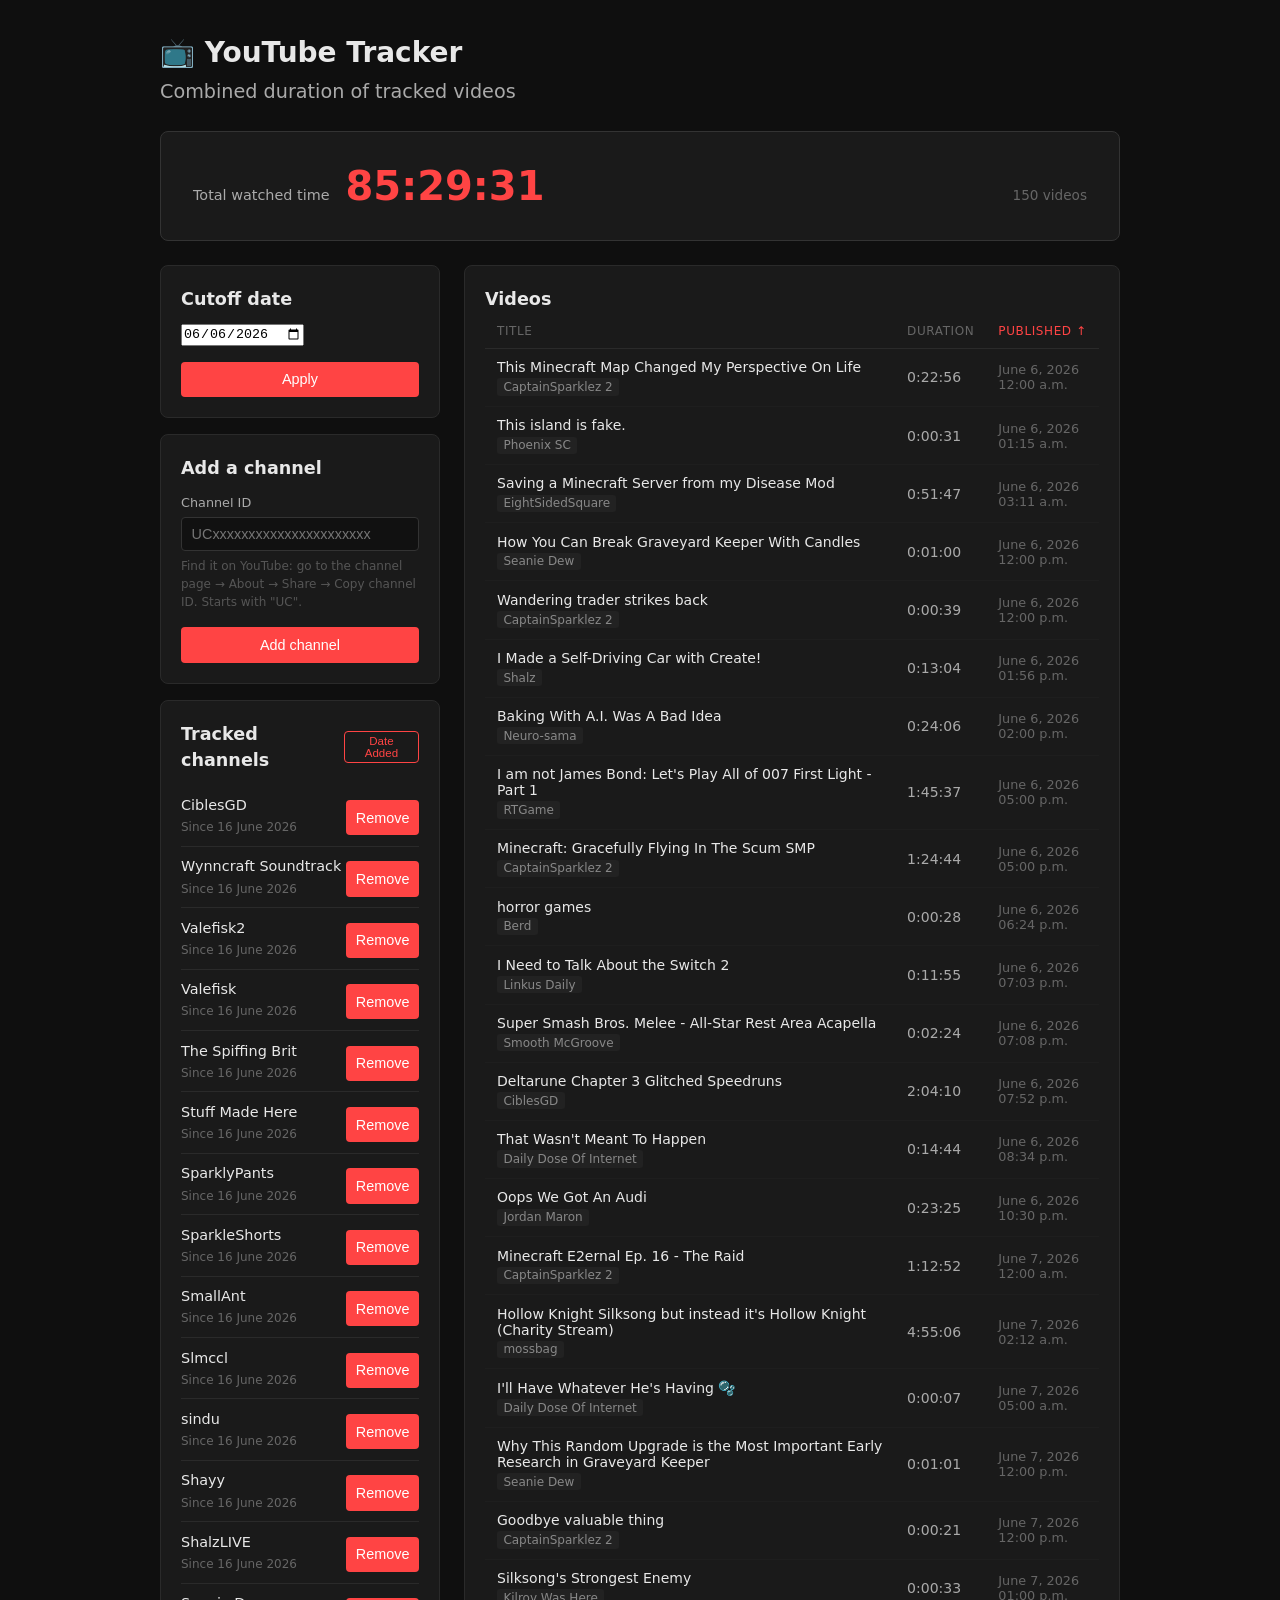
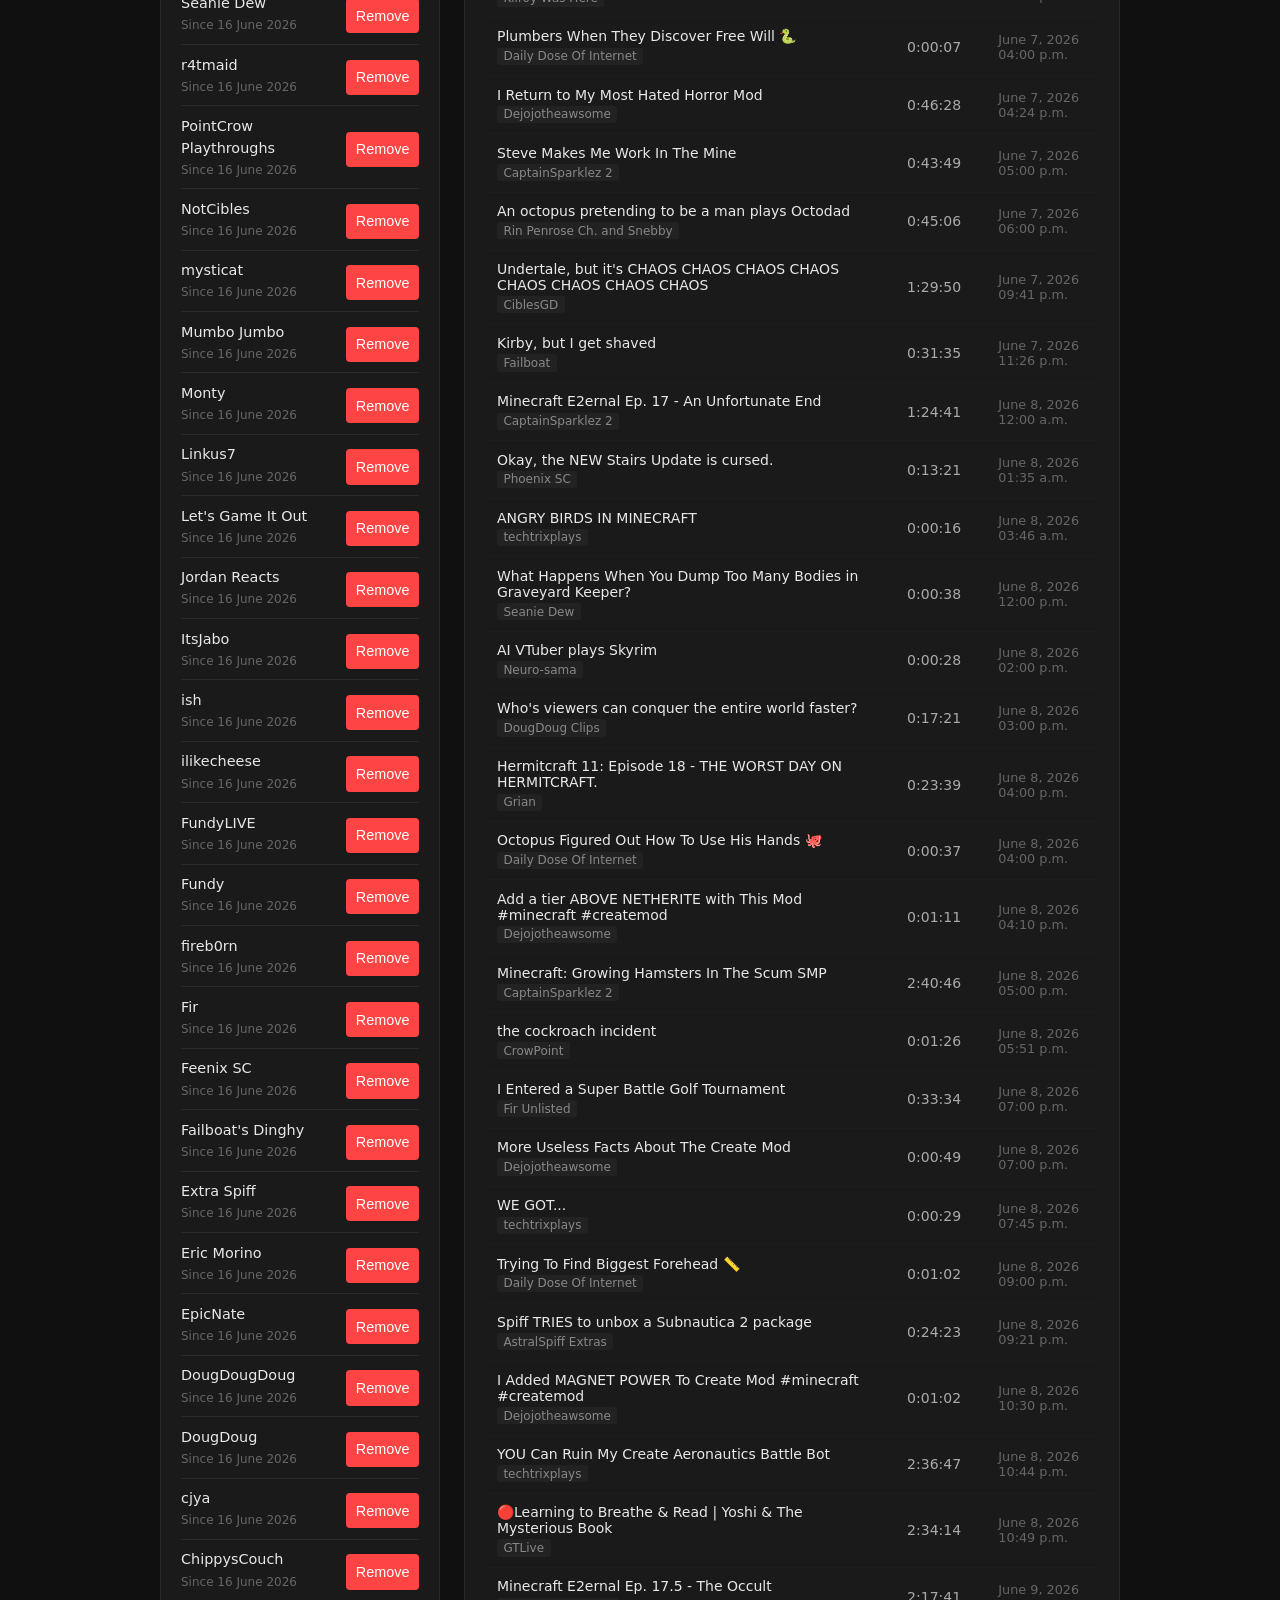
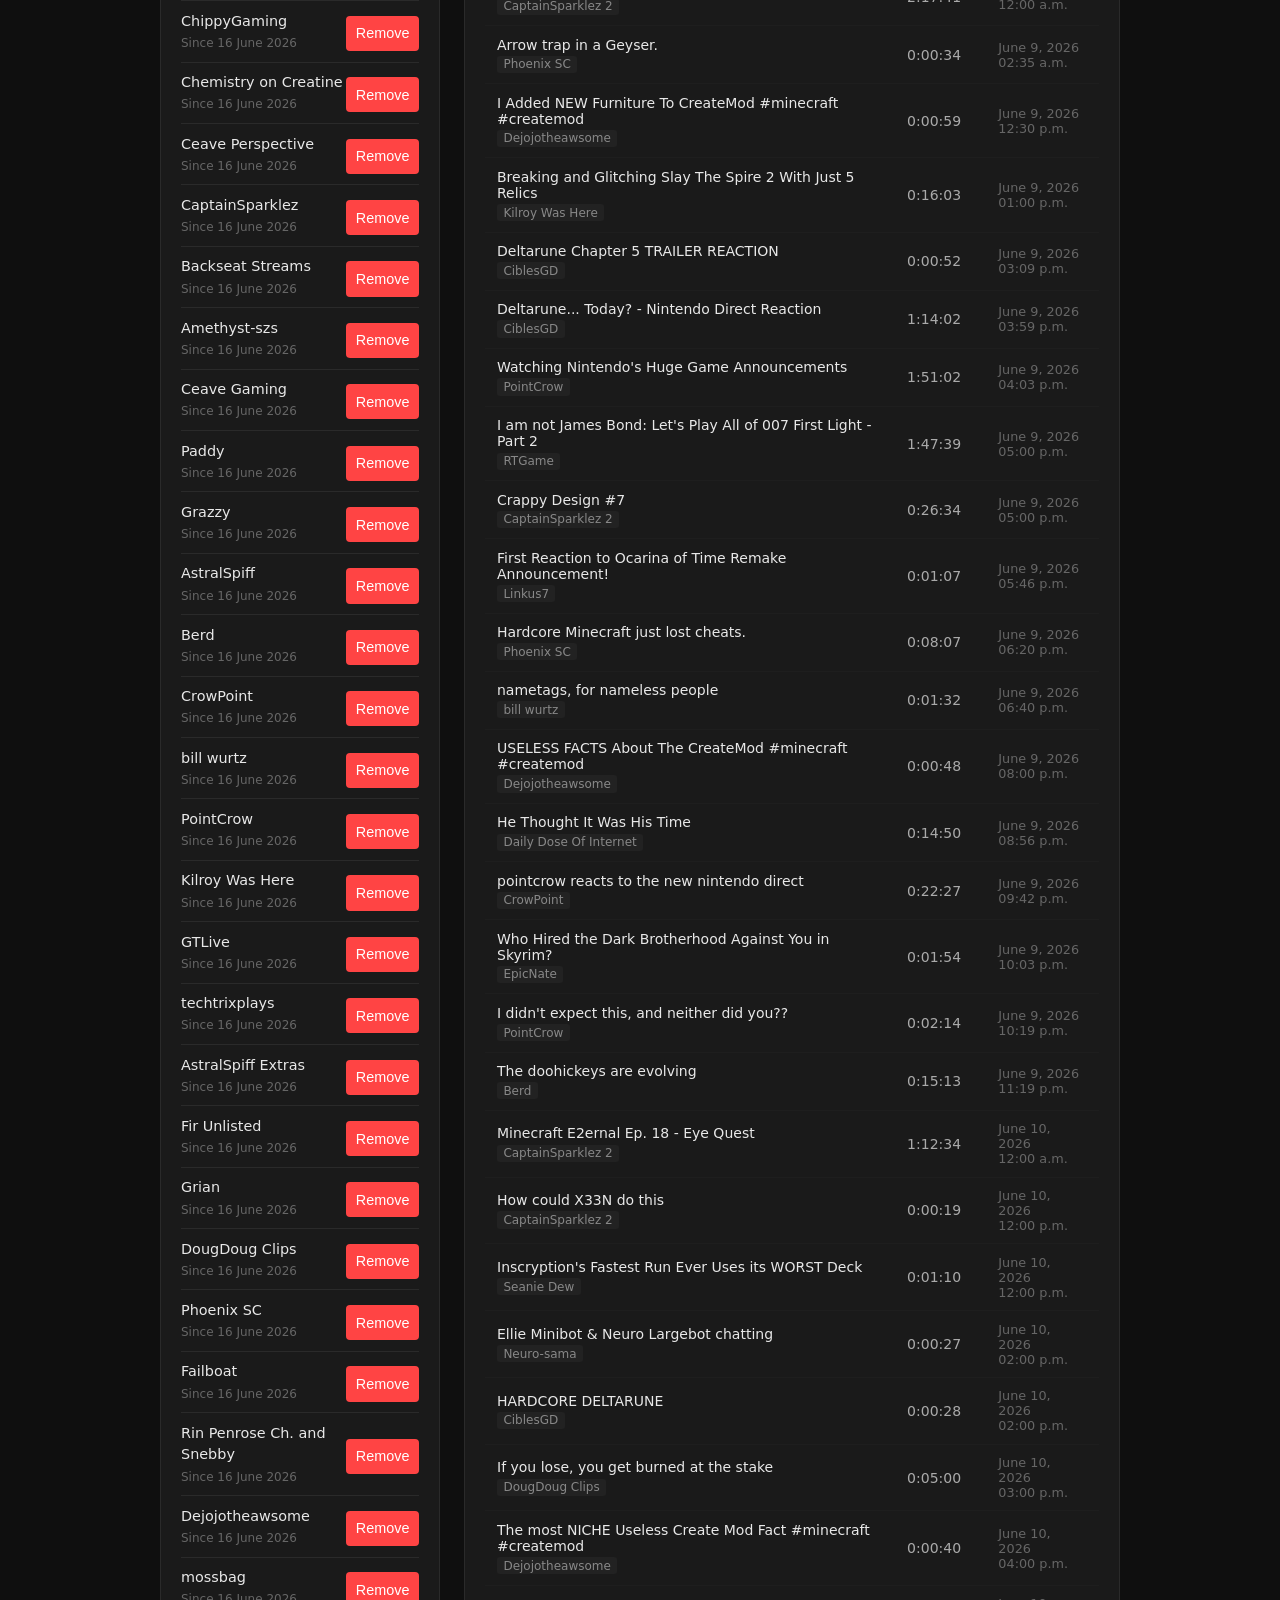
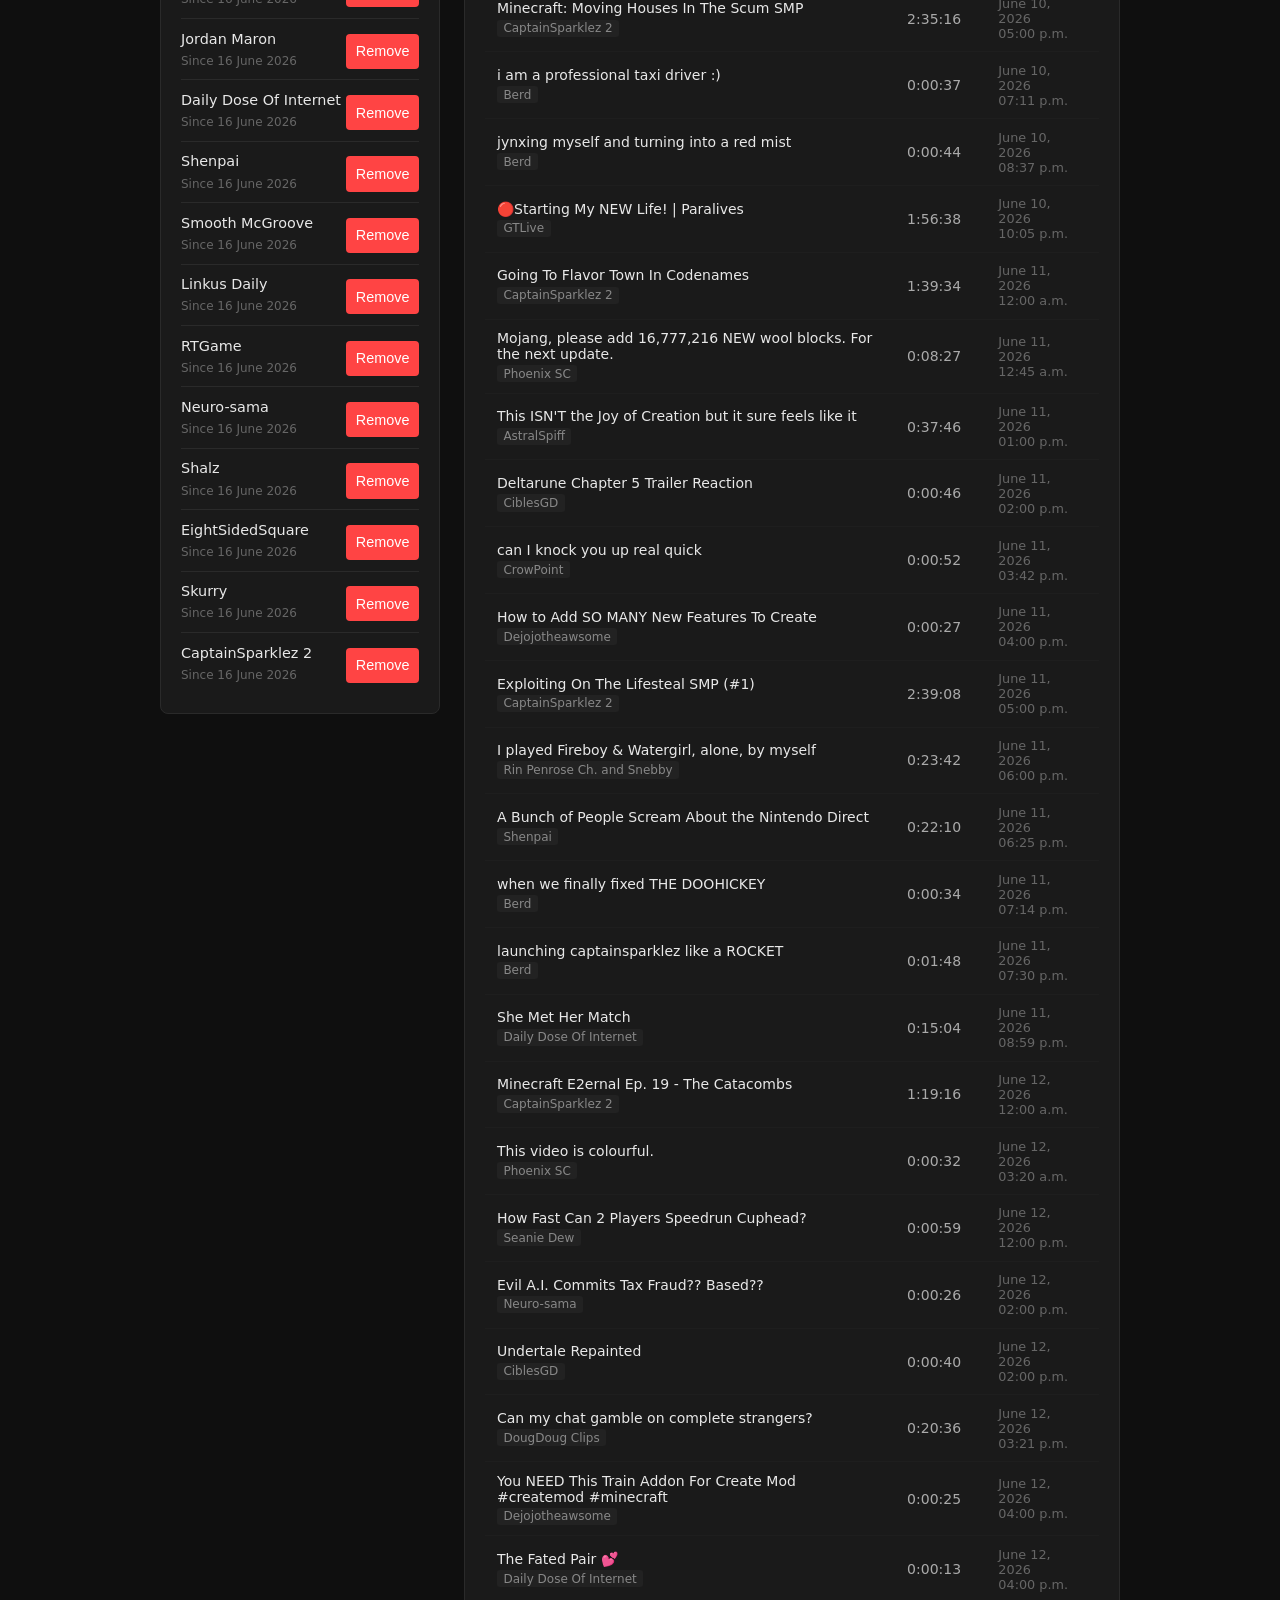
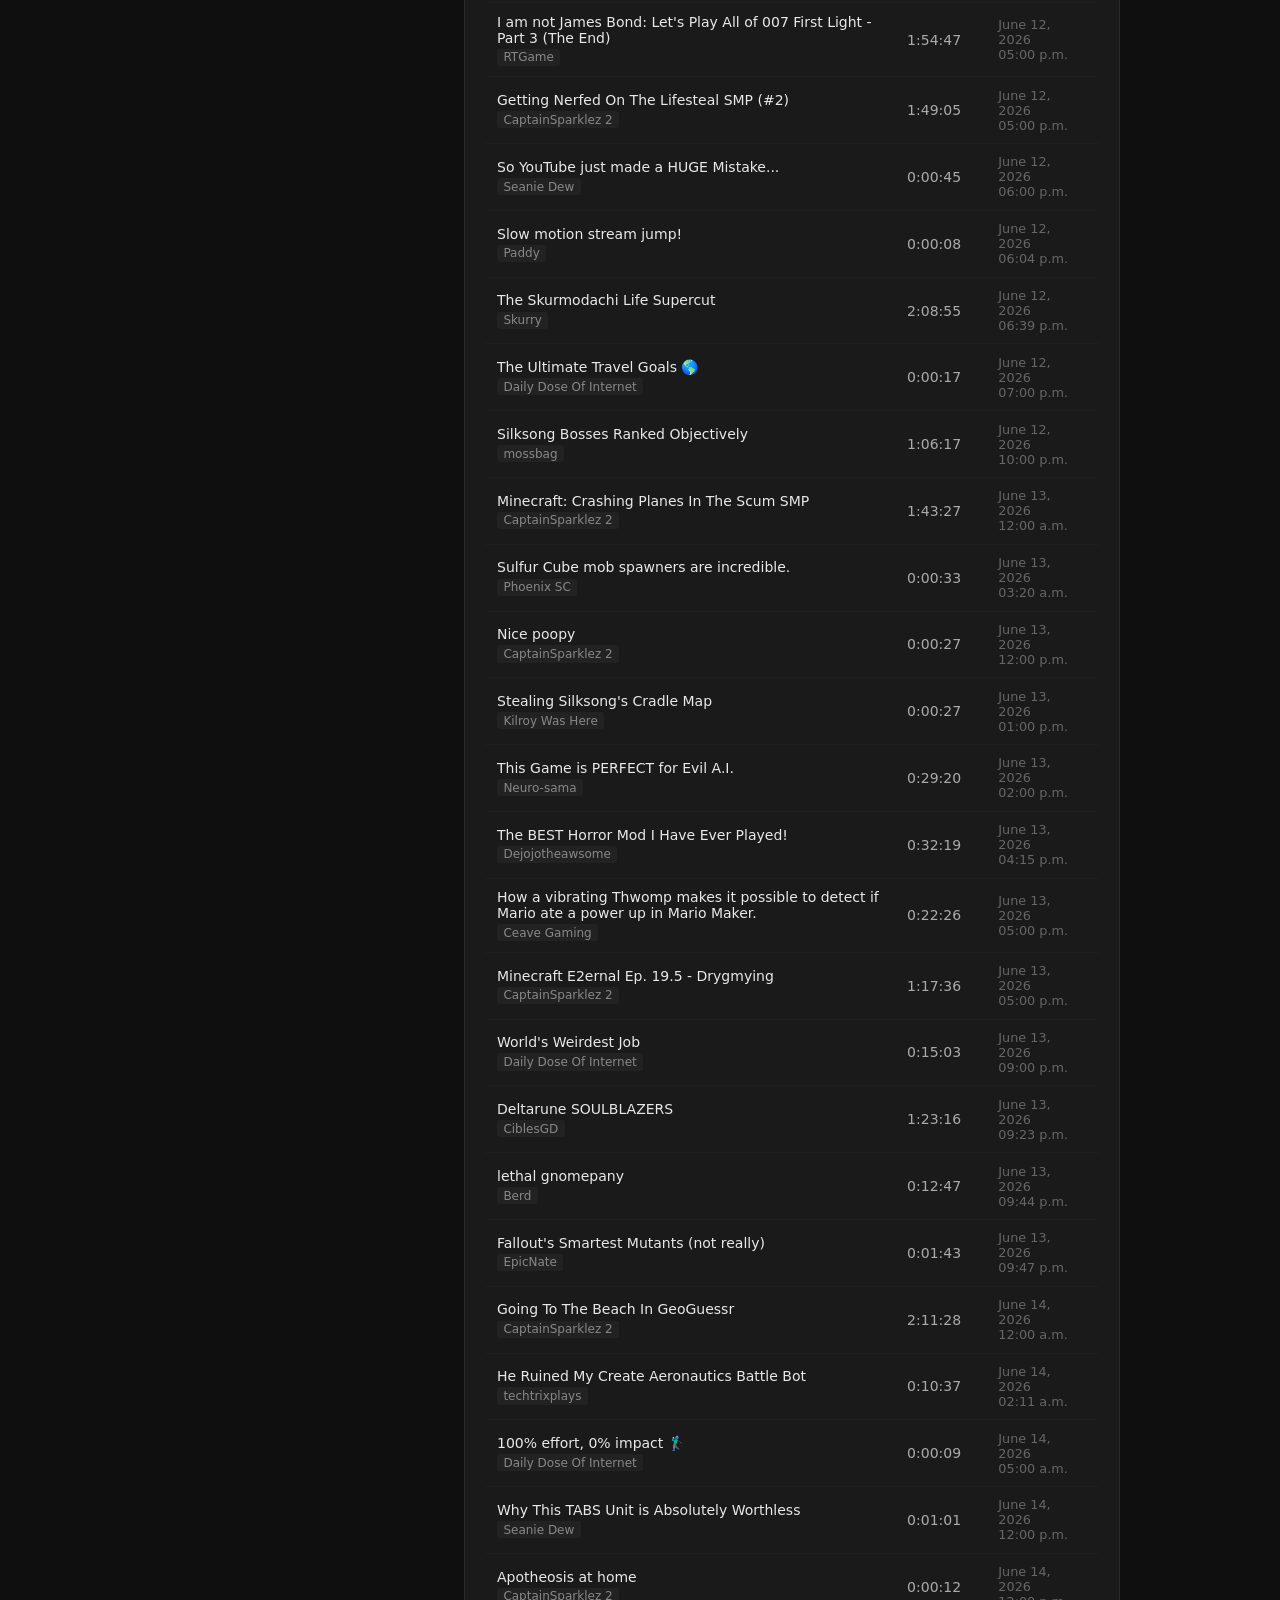
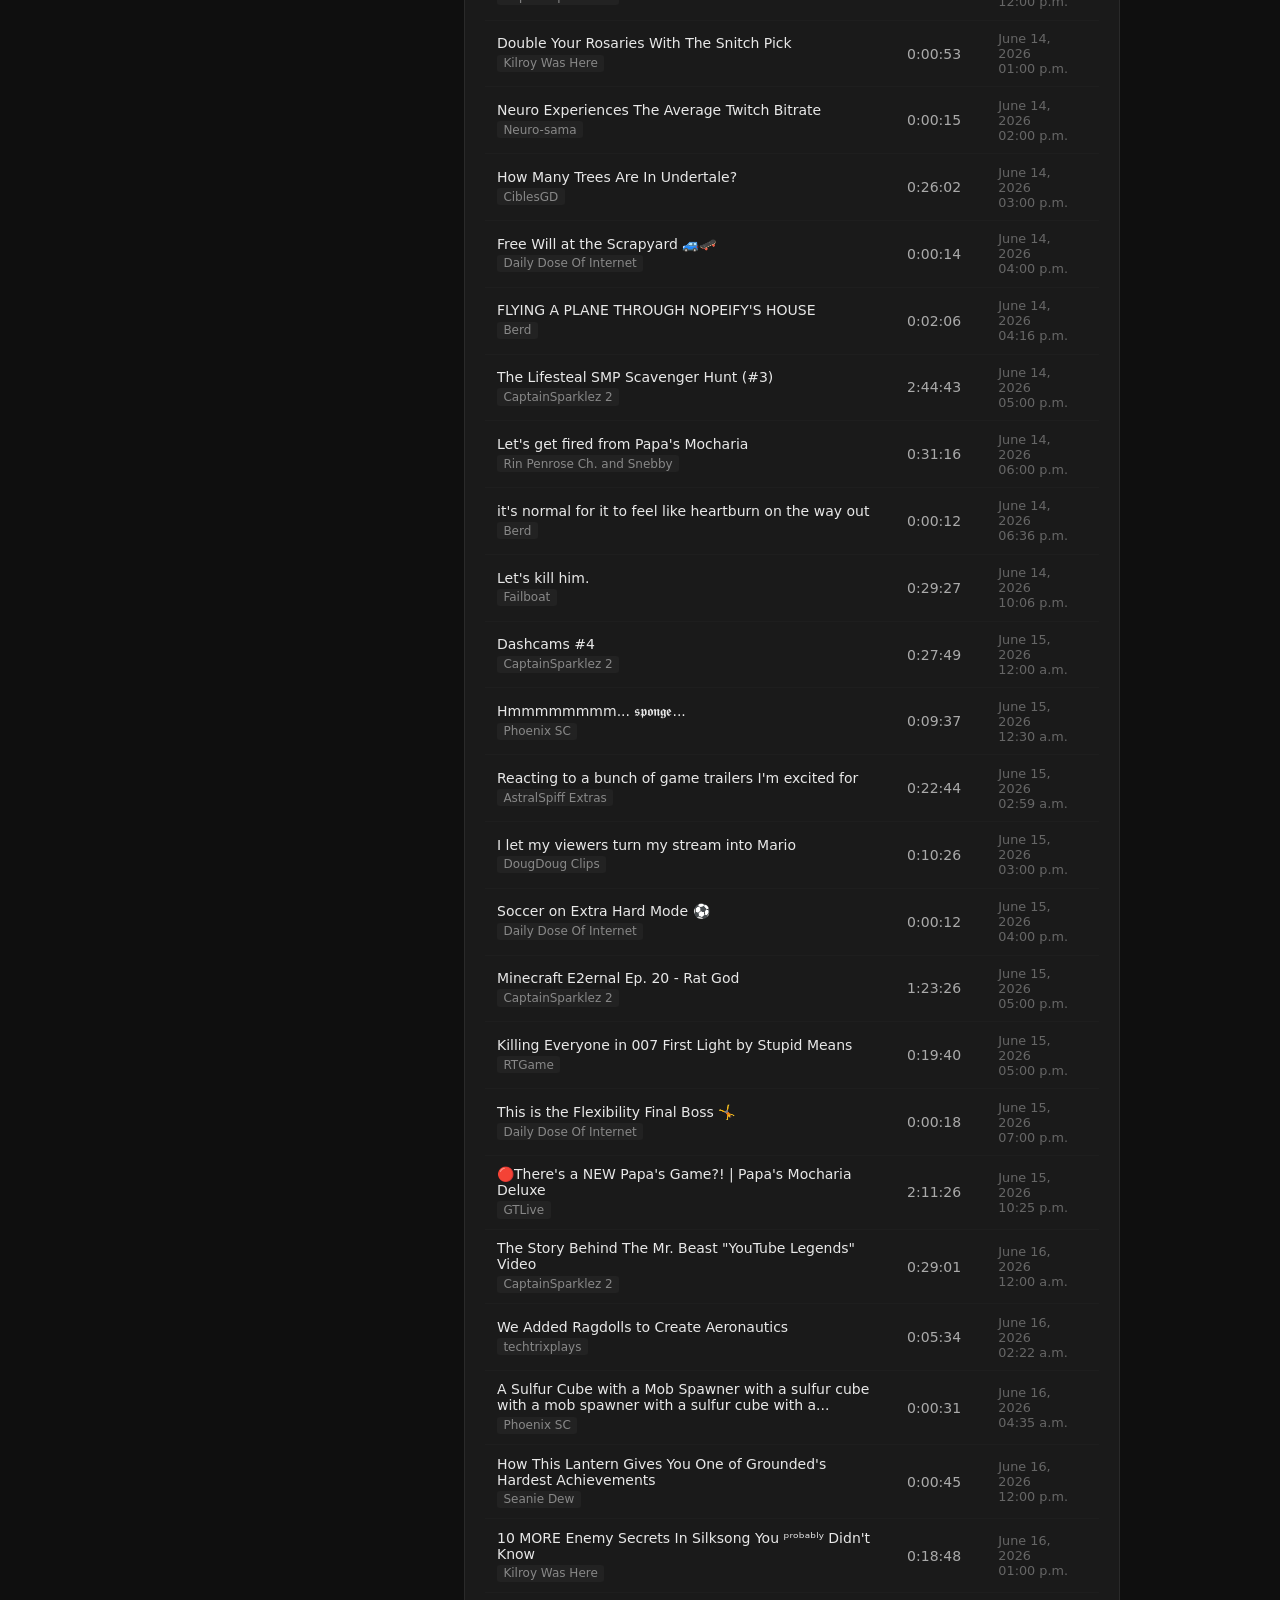
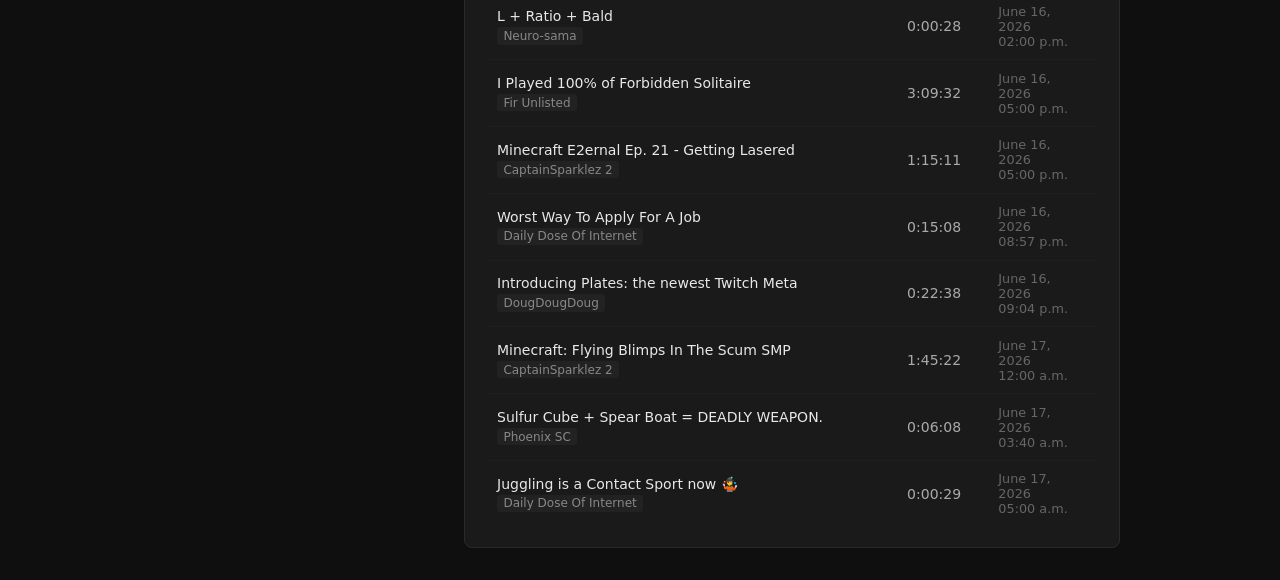
<file: index.html>
<html lang="en"><head>
  <meta charset="UTF-8">
  <meta name="viewport" content="width=device-width, initial-scale=1.0">
  <title>YouTube Tracker</title>
  <style>
    /* -----------------------------------------------------------------------
       Styles — keeping it simple and readable, no external dependencies
    ----------------------------------------------------------------------- */

    *, *::before, *::after { box-sizing: border-box; margin: 0; padding: 0; }

    body {
      font-family: system-ui, -apple-system, sans-serif;
      background: #0f0f0f;  /* YouTube-ish dark background */
      color: #e8e8e8;
      line-height: 1.5;
      padding: 2rem 1rem;
    }

    .container { max-width: 960px; margin: 0 auto; }

    h1 { font-size: 1.75rem; margin-bottom: 0.25rem; }
    h2 { font-size: 1.2rem; margin-bottom: 1rem; color: #aaa; font-weight: 400; }
    h3 { font-size: 1.1rem; margin-bottom: 0.75rem; }

    /* The big total duration display */
    .total-duration {
      background: #1a1a1a;
      border: 1px solid #333;
      border-radius: 8px;
      padding: 1.5rem 2rem;
      margin: 1.5rem 0;
      display: flex;
      align-items: baseline;
      gap: 1rem;
    }
    .total-duration .label { color: #aaa; font-size: 0.9rem; }
    .total-duration .value { font-size: 2.5rem; font-weight: 700; color: #ff4444; font-variant-numeric: tabular-nums; }
    .total-duration .count { color: #666; font-size: 0.85rem; margin-left: auto; }

    /* Two-column layout */
    .layout { display: grid; grid-template-columns: 280px 1fr; gap: 1.5rem; align-items: start; }
    @media (max-width: 680px) { .layout { display: flex; flex-direction: column; } .videos-panel { order: 1; } .sidebar { order: 2; } }

    /* Panels */
    .panel {
      background: #1a1a1a;
      border: 1px solid #2a2a2a;
      border-radius: 8px;
      padding: 1.25rem;
    }

    /* ---- Cutoff date panel ---- */
    .cutoff-panel {
      background: #1a1a1a;
      border: 1px solid #2a2a2a;
      border-radius: 8px;
      padding: 1rem 1.25rem;
      margin-bottom: 1rem;
      display: flex;
      align-items: center;
      gap: 0.75rem;
      flex-wrap: wrap;
    }
    .cutoff-panel label { font-size: 0.8rem; color: #aaa; white-space: nowrap; }
    .cutoff-panel input[type="date"] {
      background: #111;
      border: 1px solid #333;
      border-radius: 4px;
      color: #e8e8e8;
      padding: 0.4rem 0.6rem;
      font-size: 0.9rem;
      flex: 1;
      min-width: 140px;
    }
    .cutoff-panel input:focus { outline: none; border-color: #ff4444; }
    .cutoff-display {
      font-size: 0.8rem;
      color: #888;
      margin-left: auto;
      white-space: nowrap;
    }
    .cutoff-display span { color: #e8e8e8; }

    /* Add channel form */
    .form-group { margin-bottom: 0.75rem; }
    label { display: block; font-size: 0.8rem; color: #aaa; margin-bottom: 0.3rem; }
    input[type="text"] {
      width: 100%;
      background: #111;
      border: 1px solid #333;
      border-radius: 4px;
      color: #e8e8e8;
      padding: 0.5rem 0.6rem;
      font-size: 0.9rem;
    }
    input:focus { outline: none; border-color: #ff4444; }

    button[type="submit"] {
      width: 100%;
      background: #ff4444;
      color: white;
      border: none;
      border-radius: 4px;
      padding: 0.6rem;
      font-size: 0.9rem;
      cursor: pointer;
      margin-top: 0.25rem;
    }
    button[type="submit"]:hover { background: #e03333; }

    /* Channel list */
    .channel-list-header {
      display: flex;
      align-items: center;
      justify-content: space-between;
      margin-bottom: 0.75rem;
    }
    .channel-list-header h3 { margin-bottom: 0; }

    .sort-btn {
      background: none;
      border: 1px solid #333;
      color: #888;
      border-radius: 4px;
      padding: 0.2rem 0.5rem;
      font-size: 0.72rem;
      cursor: pointer;
      display: flex;
      align-items: center;
      gap: 0.3rem;
    }
    .sort-btn:hover { border-color: #555; color: #ccc; }
    .sort-btn.active { border-color: #ff4444; color: #ff4444; }

    .channel-item {
      display: flex;
      justify-content: space-between;
      align-items: center;
      padding: 0.6rem 0;
      border-bottom: 1px solid #2a2a2a;
      font-size: 0.9rem;
    }
    .channel-item:last-child { border-bottom: none; }
    .channel-name { font-weight: 500; }
    .channel-cutoff { font-size: 0.75rem; color: #666; margin-top: 0.1rem; }

    /* Remove button (inline form) */
    .remove-btn {
      background: none;
      border: 1px solid #444;
      color: #888;
      border-radius: 4px;
      padding: 0.2rem 0.5rem;
      font-size: 0.75rem;
      cursor: pointer;
      flex-shrink: 0;
    }
    .remove-btn:hover { border-color: #ff4444; color: #ff4444; }

    /* Video table */
    table { width: 100%; border-collapse: collapse; font-size: 0.875rem; }

    th {
      text-align: left;
      color: #666;
      font-weight: 500;
      font-size: 0.75rem;
      text-transform: uppercase;
      letter-spacing: 0.05em;
      padding: 0 0.75rem 0.6rem;
      border-bottom: 1px solid #2a2a2a;
      white-space: nowrap;
    }

    /* Sortable column headers */
    th.sortable {
      cursor: pointer;
      user-select: none;
    }
    th.sortable:hover { color: #aaa; }
    th.sort-asc  { color: #ff4444; }
    th.sort-desc { color: #ff4444; }
    th.sort-asc::after  { content: " ↑"; }
    th.sort-desc::after { content: " ↓"; }

    td { padding: 0.65rem 0.75rem; border-bottom: 1px solid #1e1e1e; vertical-align: middle; }
    tr:last-child td { border-bottom: none; }
    tr:hover td { background: #1f1f1f; }

    .video-title a { color: #e8e8e8; text-decoration: none; }
    .video-title a:hover { color: #ff4444; }
    .channel-tag {
      font-size: 0.75rem;
      color: #888;
      background: #222;
      border-radius: 3px;
      padding: 0.1rem 0.4rem;
      display: inline-block;
      margin-top: 0.2rem;
    }
    .duration { font-variant-numeric: tabular-nums; color: #aaa; white-space: nowrap; }
    .date-col { color: #666; white-space: normal; font-size: 0.8rem; }

    /* Empty states */
    .empty { color: #555; font-size: 0.875rem; padding: 1rem 0; text-align: center; }

    /* Help text */
    .help { font-size: 0.75rem; color: #555; margin-top: 0.4rem; }

    /* Confirmation dialog overlay */
    .overlay {
      display: none;
      position: fixed;
      inset: 0;
      background: rgba(0,0,0,0.7);
      z-index: 100;
      align-items: center;
      justify-content: center;
    }
    .overlay.visible { display: flex; }
    .dialog {
      background: #1e1e1e;
      border: 1px solid #333;
      border-radius: 10px;
      padding: 1.75rem 2rem;
      max-width: 420px;
      width: 90%;
    }
    .dialog h3 { margin-bottom: 0.75rem; }
    .dialog p  { color: #aaa; font-size: 0.9rem; margin-bottom: 1.25rem; line-height: 1.6; }
    .dialog-btns { display: flex; gap: 0.75rem; }
    .dialog-btns .btn { flex: 1; }
  </style>
</head>
<body>
<div class="container">

  <h1>📺 YouTube Tracker</h1>
  <h2>Combined duration of tracked videos</h2>

  <!-- =====================================================================
       Total duration banner
       format_duration() is the Python function we registered in app.py.
       Jinja calls it just like you would in Python: 
  ===================================================================== -->
  <div class="total-duration">
    <span class="label">Total watched time</span>
    <span class="value">85:29:31</span>
    <span class="count">150 videos</span>
  </div>

  <div class="layout">

    <!-- =================================================================
         Left column: channel management
    ================================================================= -->
    <div class="sidebar">

      <!-- Global cutoff -->
      <div class="panel" style="margin-bottom: 1rem;">
        <h3>Cutoff date</h3>
        <form id="cutoff_form" action="/settings/cutoff" method="post">
          <div class="form-row">
            <div class="form-group">
              <input type="date" name="cutoff_date" id="cutoff_input" value="2026-06-06">
            </div>
            <button type="submit" class="btn">Apply</button>
          </div>
        </form>
      </div>
      <!-- Add channel form -->
      <div class="panel" style="margin-bottom: 1rem;">
        <h3>Add a channel</h3>

        <!--
          action="/channels/add" and method="post" make this form submit to
          our /channels/add route in app.py. Flask's request.form will then
          contain "channel_id" and "cutoff_date".
        -->
        <form action="/channels/add" method="post" id="add_channel_form">
          <!-- Hidden field that JS fills in from the cutoff panel above -->
          <input type="hidden" name="cutoff_date" id="cutoff_hidden">
          <div class="form-group">
            <label for="channel_id">Channel ID</label>
            <input type="text" id="channel_id" name="channel_id" placeholder="UCxxxxxxxxxxxxxxxxxxxxxx" required="">
            <p class="help">
              Find it on YouTube: go to the channel page → About →
              Share → Copy channel ID. Starts with "UC".
            </p>
          </div>
          <button type="submit">Add channel</button>
        </form>
      </div>

      <!-- Channel list -->
      <div class="panel">
        <div class="channel-list-header">
          <h3>Tracked channels</h3>
          <!-- Sort toggle: clicking cycles between Name A→Z and Date Added -->
          <button class="sort-btn active" id="channel_sort_btn" onclick="toggleChannelSort()">
            <span id="channel_sort_label">Date Added</span>
          </button>
        </div>

        
        <div id="channel_list">
          
          
          
          
          
          
          
          
          
          
          
          
          
          
          
          
          
          
          
          
          
          
          
          
          
          
          
          
          
          
          
          
          
          
          
          
          
          
          
          
          
          
          
          
          
          
          
          
          
          
          
          
          
          
          
          
          
          
          
          
          
          
          
          
          
          
          
          
          
          
          
          
          
          
          
          
          
          
          
          
          
          
          
          
          
          
          
          
          
          
          
          
          
          
          
          
          
          
          
          
          
          
          
          
          
          
          
          
          
          
          
          
          
          
          
          
          
          
          
          
          
          
          
          
          
          
          
          
          
          
          
          
          
          
          
          
          
          
          
          
          
          
          
          
          
          
          
          
          
          
          
          
          
        <div class="channel-item" data-name="ciblesgd" data-added="2026-06-16T23:57:07.550675+00:00">
            <div>
              <div class="channel-name">CiblesGD</div>
              <!--
                ch.cutoff is a Python datetime. strftime formats it as a
                readable date. %Y-%m-%d = 2024-03-15.
              -->
              <div class="channel-cutoff">Since 16 June 2026</div>
            </div>
            <!-- Inline form so each remove button only removes that channel -->
            <form action="/channels/remove" method="post">
              <input type="hidden" name="channel_id" value="UC4STm5KlYBHfn_bA6bjsYjQ">
              <button type="submit" class="remove-btn">Remove</button>
            </form>
          </div><div class="channel-item" data-name="wynncraft soundtrack" data-added="2026-06-16T05:11:54.568956+00:00">
            <div>
              <div class="channel-name">Wynncraft Soundtrack</div>
              <!--
                ch.cutoff is a Python datetime. strftime formats it as a
                readable date. %Y-%m-%d = 2024-03-15.
              -->
              <div class="channel-cutoff">Since 16 June 2026</div>
            </div>
            <!-- Inline form so each remove button only removes that channel -->
            <form action="/channels/remove" method="post">
              <input type="hidden" name="channel_id" value="UC8-SVyrOCkf01mZ6znKLYug">
              <button type="submit" class="remove-btn">Remove</button>
            </form>
          </div><div class="channel-item" data-name="valefisk2" data-added="2026-06-16T05:11:46.687429+00:00">
            <div>
              <div class="channel-name">Valefisk2</div>
              <!--
                ch.cutoff is a Python datetime. strftime formats it as a
                readable date. %Y-%m-%d = 2024-03-15.
              -->
              <div class="channel-cutoff">Since 16 June 2026</div>
            </div>
            <!-- Inline form so each remove button only removes that channel -->
            <form action="/channels/remove" method="post">
              <input type="hidden" name="channel_id" value="UCaCDSWD7bF0pvSNa0rvI1LA">
              <button type="submit" class="remove-btn">Remove</button>
            </form>
          </div><div class="channel-item" data-name="valefisk" data-added="2026-06-16T05:11:18.753098+00:00">
            <div>
              <div class="channel-name">Valefisk</div>
              <!--
                ch.cutoff is a Python datetime. strftime formats it as a
                readable date. %Y-%m-%d = 2024-03-15.
              -->
              <div class="channel-cutoff">Since 16 June 2026</div>
            </div>
            <!-- Inline form so each remove button only removes that channel -->
            <form action="/channels/remove" method="post">
              <input type="hidden" name="channel_id" value="UC0eOlAEMdVgpmThPkpmR-qQ">
              <button type="submit" class="remove-btn">Remove</button>
            </form>
          </div><div class="channel-item" data-name="the spiffing brit" data-added="2026-06-16T05:11:09.527989+00:00">
            <div>
              <div class="channel-name">The Spiffing Brit</div>
              <!--
                ch.cutoff is a Python datetime. strftime formats it as a
                readable date. %Y-%m-%d = 2024-03-15.
              -->
              <div class="channel-cutoff">Since 16 June 2026</div>
            </div>
            <!-- Inline form so each remove button only removes that channel -->
            <form action="/channels/remove" method="post">
              <input type="hidden" name="channel_id" value="UCRHXUZ0BxbkU2MYZgsuFgkQ">
              <button type="submit" class="remove-btn">Remove</button>
            </form>
          </div><div class="channel-item" data-name="stuff made here" data-added="2026-06-16T05:10:52.195602+00:00">
            <div>
              <div class="channel-name">Stuff Made Here</div>
              <!--
                ch.cutoff is a Python datetime. strftime formats it as a
                readable date. %Y-%m-%d = 2024-03-15.
              -->
              <div class="channel-cutoff">Since 16 June 2026</div>
            </div>
            <!-- Inline form so each remove button only removes that channel -->
            <form action="/channels/remove" method="post">
              <input type="hidden" name="channel_id" value="UCj1VqrHhDte54oLgPG4xpuQ">
              <button type="submit" class="remove-btn">Remove</button>
            </form>
          </div><div class="channel-item" data-name="sparklypants" data-added="2026-06-16T05:10:41.971777+00:00">
            <div>
              <div class="channel-name">SparklyPants</div>
              <!--
                ch.cutoff is a Python datetime. strftime formats it as a
                readable date. %Y-%m-%d = 2024-03-15.
              -->
              <div class="channel-cutoff">Since 16 June 2026</div>
            </div>
            <!-- Inline form so each remove button only removes that channel -->
            <form action="/channels/remove" method="post">
              <input type="hidden" name="channel_id" value="UCMCMoFQ3ym2iaH2hcY0WpaA">
              <button type="submit" class="remove-btn">Remove</button>
            </form>
          </div><div class="channel-item" data-name="sparkleshorts" data-added="2026-06-16T05:10:28.972052+00:00">
            <div>
              <div class="channel-name">SparkleShorts</div>
              <!--
                ch.cutoff is a Python datetime. strftime formats it as a
                readable date. %Y-%m-%d = 2024-03-15.
              -->
              <div class="channel-cutoff">Since 16 June 2026</div>
            </div>
            <!-- Inline form so each remove button only removes that channel -->
            <form action="/channels/remove" method="post">
              <input type="hidden" name="channel_id" value="UC6j5fwiGHN9gCkxUcfcVcKQ">
              <button type="submit" class="remove-btn">Remove</button>
            </form>
          </div><div class="channel-item" data-name="smallant" data-added="2026-06-16T05:10:15.879336+00:00">
            <div>
              <div class="channel-name">SmallAnt</div>
              <!--
                ch.cutoff is a Python datetime. strftime formats it as a
                readable date. %Y-%m-%d = 2024-03-15.
              -->
              <div class="channel-cutoff">Since 16 June 2026</div>
            </div>
            <!-- Inline form so each remove button only removes that channel -->
            <form action="/channels/remove" method="post">
              <input type="hidden" name="channel_id" value="UC0VVYtw21rg2cokUystu2Dw">
              <button type="submit" class="remove-btn">Remove</button>
            </form>
          </div><div class="channel-item" data-name="slmccl" data-added="2026-06-16T05:10:05.826511+00:00">
            <div>
              <div class="channel-name">Slmccl</div>
              <!--
                ch.cutoff is a Python datetime. strftime formats it as a
                readable date. %Y-%m-%d = 2024-03-15.
              -->
              <div class="channel-cutoff">Since 16 June 2026</div>
            </div>
            <!-- Inline form so each remove button only removes that channel -->
            <form action="/channels/remove" method="post">
              <input type="hidden" name="channel_id" value="UC_tCuH9uVrUP-BqN4lSRwyg">
              <button type="submit" class="remove-btn">Remove</button>
            </form>
          </div><div class="channel-item" data-name="sindu" data-added="2026-06-16T05:09:53.755834+00:00">
            <div>
              <div class="channel-name">sindu</div>
              <!--
                ch.cutoff is a Python datetime. strftime formats it as a
                readable date. %Y-%m-%d = 2024-03-15.
              -->
              <div class="channel-cutoff">Since 16 June 2026</div>
            </div>
            <!-- Inline form so each remove button only removes that channel -->
            <form action="/channels/remove" method="post">
              <input type="hidden" name="channel_id" value="UC6XXKkNnZxCaMX4Ex1UYsuA">
              <button type="submit" class="remove-btn">Remove</button>
            </form>
          </div><div class="channel-item" data-name="shayy" data-added="2026-06-16T05:09:44.835827+00:00">
            <div>
              <div class="channel-name">Shayy</div>
              <!--
                ch.cutoff is a Python datetime. strftime formats it as a
                readable date. %Y-%m-%d = 2024-03-15.
              -->
              <div class="channel-cutoff">Since 16 June 2026</div>
            </div>
            <!-- Inline form so each remove button only removes that channel -->
            <form action="/channels/remove" method="post">
              <input type="hidden" name="channel_id" value="UCC_7o4k_DGvHKp3SUNocA-w">
              <button type="submit" class="remove-btn">Remove</button>
            </form>
          </div><div class="channel-item" data-name="shalzlive" data-added="2026-06-16T05:09:34.308427+00:00">
            <div>
              <div class="channel-name">ShalzLIVE</div>
              <!--
                ch.cutoff is a Python datetime. strftime formats it as a
                readable date. %Y-%m-%d = 2024-03-15.
              -->
              <div class="channel-cutoff">Since 16 June 2026</div>
            </div>
            <!-- Inline form so each remove button only removes that channel -->
            <form action="/channels/remove" method="post">
              <input type="hidden" name="channel_id" value="UCD_hXmywTQdyjtpRBMzfHig">
              <button type="submit" class="remove-btn">Remove</button>
            </form>
          </div><div class="channel-item" data-name="seanie dew" data-added="2026-06-16T05:09:23.080162+00:00">
            <div>
              <div class="channel-name">Seanie Dew</div>
              <!--
                ch.cutoff is a Python datetime. strftime formats it as a
                readable date. %Y-%m-%d = 2024-03-15.
              -->
              <div class="channel-cutoff">Since 16 June 2026</div>
            </div>
            <!-- Inline form so each remove button only removes that channel -->
            <form action="/channels/remove" method="post">
              <input type="hidden" name="channel_id" value="UC9OucCej3Rx7tS3O7df4ReA">
              <button type="submit" class="remove-btn">Remove</button>
            </form>
          </div><div class="channel-item" data-name="r4tmaid" data-added="2026-06-16T05:09:11.507335+00:00">
            <div>
              <div class="channel-name">r4tmaid</div>
              <!--
                ch.cutoff is a Python datetime. strftime formats it as a
                readable date. %Y-%m-%d = 2024-03-15.
              -->
              <div class="channel-cutoff">Since 16 June 2026</div>
            </div>
            <!-- Inline form so each remove button only removes that channel -->
            <form action="/channels/remove" method="post">
              <input type="hidden" name="channel_id" value="UCAFXIS05j5EMNdfDFnIs1-g">
              <button type="submit" class="remove-btn">Remove</button>
            </form>
          </div><div class="channel-item" data-name="pointcrow playthroughs" data-added="2026-06-16T05:07:07.224184+00:00">
            <div>
              <div class="channel-name">PointCrow Playthroughs</div>
              <!--
                ch.cutoff is a Python datetime. strftime formats it as a
                readable date. %Y-%m-%d = 2024-03-15.
              -->
              <div class="channel-cutoff">Since 16 June 2026</div>
            </div>
            <!-- Inline form so each remove button only removes that channel -->
            <form action="/channels/remove" method="post">
              <input type="hidden" name="channel_id" value="UC9iWjbI3bRfcCrPZRtdXRMw">
              <button type="submit" class="remove-btn">Remove</button>
            </form>
          </div><div class="channel-item" data-name="notcibles" data-added="2026-06-16T05:06:47.810324+00:00">
            <div>
              <div class="channel-name">NotCibles</div>
              <!--
                ch.cutoff is a Python datetime. strftime formats it as a
                readable date. %Y-%m-%d = 2024-03-15.
              -->
              <div class="channel-cutoff">Since 16 June 2026</div>
            </div>
            <!-- Inline form so each remove button only removes that channel -->
            <form action="/channels/remove" method="post">
              <input type="hidden" name="channel_id" value="UCnom6858z5M8b8vISuXX_5w">
              <button type="submit" class="remove-btn">Remove</button>
            </form>
          </div><div class="channel-item" data-name="mysticat" data-added="2026-06-16T05:06:40.012636+00:00">
            <div>
              <div class="channel-name">mysticat</div>
              <!--
                ch.cutoff is a Python datetime. strftime formats it as a
                readable date. %Y-%m-%d = 2024-03-15.
              -->
              <div class="channel-cutoff">Since 16 June 2026</div>
            </div>
            <!-- Inline form so each remove button only removes that channel -->
            <form action="/channels/remove" method="post">
              <input type="hidden" name="channel_id" value="UC9mvRrl9o7rG65ABsGVvDBw">
              <button type="submit" class="remove-btn">Remove</button>
            </form>
          </div><div class="channel-item" data-name="mumbo jumbo" data-added="2026-06-16T05:06:31.611527+00:00">
            <div>
              <div class="channel-name">Mumbo Jumbo</div>
              <!--
                ch.cutoff is a Python datetime. strftime formats it as a
                readable date. %Y-%m-%d = 2024-03-15.
              -->
              <div class="channel-cutoff">Since 16 June 2026</div>
            </div>
            <!-- Inline form so each remove button only removes that channel -->
            <form action="/channels/remove" method="post">
              <input type="hidden" name="channel_id" value="UChFur_NwVSbUozOcF_F2kMg">
              <button type="submit" class="remove-btn">Remove</button>
            </form>
          </div><div class="channel-item" data-name="monty" data-added="2026-06-16T05:06:20.360379+00:00">
            <div>
              <div class="channel-name">Monty</div>
              <!--
                ch.cutoff is a Python datetime. strftime formats it as a
                readable date. %Y-%m-%d = 2024-03-15.
              -->
              <div class="channel-cutoff">Since 16 June 2026</div>
            </div>
            <!-- Inline form so each remove button only removes that channel -->
            <form action="/channels/remove" method="post">
              <input type="hidden" name="channel_id" value="UCKxy8u01KVqi28TiCKRzf8w">
              <button type="submit" class="remove-btn">Remove</button>
            </form>
          </div><div class="channel-item" data-name="linkus7" data-added="2026-06-16T05:06:02.937888+00:00">
            <div>
              <div class="channel-name">Linkus7</div>
              <!--
                ch.cutoff is a Python datetime. strftime formats it as a
                readable date. %Y-%m-%d = 2024-03-15.
              -->
              <div class="channel-cutoff">Since 16 June 2026</div>
            </div>
            <!-- Inline form so each remove button only removes that channel -->
            <form action="/channels/remove" method="post">
              <input type="hidden" name="channel_id" value="UCAnzaHhB0ONtwDkYdc3MFCw">
              <button type="submit" class="remove-btn">Remove</button>
            </form>
          </div><div class="channel-item" data-name="let's game it out" data-added="2026-06-16T05:05:53.913749+00:00">
            <div>
              <div class="channel-name">Let's Game It Out</div>
              <!--
                ch.cutoff is a Python datetime. strftime formats it as a
                readable date. %Y-%m-%d = 2024-03-15.
              -->
              <div class="channel-cutoff">Since 16 June 2026</div>
            </div>
            <!-- Inline form so each remove button only removes that channel -->
            <form action="/channels/remove" method="post">
              <input type="hidden" name="channel_id" value="UCto7D1L-MiRoOziCXK9uT5Q">
              <button type="submit" class="remove-btn">Remove</button>
            </form>
          </div><div class="channel-item" data-name="jordan reacts" data-added="2026-06-16T05:05:37.089346+00:00">
            <div>
              <div class="channel-name">Jordan Reacts</div>
              <!--
                ch.cutoff is a Python datetime. strftime formats it as a
                readable date. %Y-%m-%d = 2024-03-15.
              -->
              <div class="channel-cutoff">Since 16 June 2026</div>
            </div>
            <!-- Inline form so each remove button only removes that channel -->
            <form action="/channels/remove" method="post">
              <input type="hidden" name="channel_id" value="UCo8_GzFxkXAYtwN0QabhJ8A">
              <button type="submit" class="remove-btn">Remove</button>
            </form>
          </div><div class="channel-item" data-name="itsjabo" data-added="2026-06-16T05:05:26.921550+00:00">
            <div>
              <div class="channel-name">ItsJabo</div>
              <!--
                ch.cutoff is a Python datetime. strftime formats it as a
                readable date. %Y-%m-%d = 2024-03-15.
              -->
              <div class="channel-cutoff">Since 16 June 2026</div>
            </div>
            <!-- Inline form so each remove button only removes that channel -->
            <form action="/channels/remove" method="post">
              <input type="hidden" name="channel_id" value="UCgZY9OYTjJplzsROVzp1mpw">
              <button type="submit" class="remove-btn">Remove</button>
            </form>
          </div><div class="channel-item" data-name="ish" data-added="2026-06-16T05:05:09.268409+00:00">
            <div>
              <div class="channel-name">ish</div>
              <!--
                ch.cutoff is a Python datetime. strftime formats it as a
                readable date. %Y-%m-%d = 2024-03-15.
              -->
              <div class="channel-cutoff">Since 16 June 2026</div>
            </div>
            <!-- Inline form so each remove button only removes that channel -->
            <form action="/channels/remove" method="post">
              <input type="hidden" name="channel_id" value="UCF3KMM3QLVEfnFPI8AbLUJA">
              <button type="submit" class="remove-btn">Remove</button>
            </form>
          </div><div class="channel-item" data-name="ilikecheese" data-added="2026-06-16T05:05:00.603817+00:00">
            <div>
              <div class="channel-name">ilikecheese</div>
              <!--
                ch.cutoff is a Python datetime. strftime formats it as a
                readable date. %Y-%m-%d = 2024-03-15.
              -->
              <div class="channel-cutoff">Since 16 June 2026</div>
            </div>
            <!-- Inline form so each remove button only removes that channel -->
            <form action="/channels/remove" method="post">
              <input type="hidden" name="channel_id" value="UCm696A0tCbrQUY-Ps8WJykg">
              <button type="submit" class="remove-btn">Remove</button>
            </form>
          </div><div class="channel-item" data-name="fundylive" data-added="2026-06-16T05:04:51.626348+00:00">
            <div>
              <div class="channel-name">FundyLIVE</div>
              <!--
                ch.cutoff is a Python datetime. strftime formats it as a
                readable date. %Y-%m-%d = 2024-03-15.
              -->
              <div class="channel-cutoff">Since 16 June 2026</div>
            </div>
            <!-- Inline form so each remove button only removes that channel -->
            <form action="/channels/remove" method="post">
              <input type="hidden" name="channel_id" value="UCJhTTqtsvThK99_IbNDtwSw">
              <button type="submit" class="remove-btn">Remove</button>
            </form>
          </div><div class="channel-item" data-name="fundy" data-added="2026-06-16T05:04:43.080902+00:00">
            <div>
              <div class="channel-name">Fundy</div>
              <!--
                ch.cutoff is a Python datetime. strftime formats it as a
                readable date. %Y-%m-%d = 2024-03-15.
              -->
              <div class="channel-cutoff">Since 16 June 2026</div>
            </div>
            <!-- Inline form so each remove button only removes that channel -->
            <form action="/channels/remove" method="post">
              <input type="hidden" name="channel_id" value="UCCE5NVlm0FhbunMMBT48WAw">
              <button type="submit" class="remove-btn">Remove</button>
            </form>
          </div><div class="channel-item" data-name="fireb0rn" data-added="2026-06-16T05:04:26.196802+00:00">
            <div>
              <div class="channel-name">fireb0rn</div>
              <!--
                ch.cutoff is a Python datetime. strftime formats it as a
                readable date. %Y-%m-%d = 2024-03-15.
              -->
              <div class="channel-cutoff">Since 16 June 2026</div>
            </div>
            <!-- Inline form so each remove button only removes that channel -->
            <form action="/channels/remove" method="post">
              <input type="hidden" name="channel_id" value="UCEYGHOLgKlLMDNrGCno3oJA">
              <button type="submit" class="remove-btn">Remove</button>
            </form>
          </div><div class="channel-item" data-name="fir" data-added="2026-06-16T05:04:16.863721+00:00">
            <div>
              <div class="channel-name">Fir</div>
              <!--
                ch.cutoff is a Python datetime. strftime formats it as a
                readable date. %Y-%m-%d = 2024-03-15.
              -->
              <div class="channel-cutoff">Since 16 June 2026</div>
            </div>
            <!-- Inline form so each remove button only removes that channel -->
            <form action="/channels/remove" method="post">
              <input type="hidden" name="channel_id" value="UCGxYHAR9f_leP1yXDXNNDsA">
              <button type="submit" class="remove-btn">Remove</button>
            </form>
          </div><div class="channel-item" data-name="feenix sc" data-added="2026-06-16T05:04:00.022186+00:00">
            <div>
              <div class="channel-name">Feenix SC</div>
              <!--
                ch.cutoff is a Python datetime. strftime formats it as a
                readable date. %Y-%m-%d = 2024-03-15.
              -->
              <div class="channel-cutoff">Since 16 June 2026</div>
            </div>
            <!-- Inline form so each remove button only removes that channel -->
            <form action="/channels/remove" method="post">
              <input type="hidden" name="channel_id" value="UC9T9mnA5u12DlQjeywuonpw">
              <button type="submit" class="remove-btn">Remove</button>
            </form>
          </div><div class="channel-item" data-name="failboat's dinghy" data-added="2026-06-16T05:03:23.143466+00:00">
            <div>
              <div class="channel-name">Failboat's Dinghy</div>
              <!--
                ch.cutoff is a Python datetime. strftime formats it as a
                readable date. %Y-%m-%d = 2024-03-15.
              -->
              <div class="channel-cutoff">Since 16 June 2026</div>
            </div>
            <!-- Inline form so each remove button only removes that channel -->
            <form action="/channels/remove" method="post">
              <input type="hidden" name="channel_id" value="UCGbJypG22wRZRpz4g0Hp04w">
              <button type="submit" class="remove-btn">Remove</button>
            </form>
          </div><div class="channel-item" data-name="extra spiff" data-added="2026-06-16T05:02:12.413834+00:00">
            <div>
              <div class="channel-name">Extra Spiff</div>
              <!--
                ch.cutoff is a Python datetime. strftime formats it as a
                readable date. %Y-%m-%d = 2024-03-15.
              -->
              <div class="channel-cutoff">Since 16 June 2026</div>
            </div>
            <!-- Inline form so each remove button only removes that channel -->
            <form action="/channels/remove" method="post">
              <input type="hidden" name="channel_id" value="UCADI1ERBZZmOd_EQTzJ1PPQ">
              <button type="submit" class="remove-btn">Remove</button>
            </form>
          </div><div class="channel-item" data-name="eric morino" data-added="2026-06-16T05:01:59.835769+00:00">
            <div>
              <div class="channel-name">Eric Morino</div>
              <!--
                ch.cutoff is a Python datetime. strftime formats it as a
                readable date. %Y-%m-%d = 2024-03-15.
              -->
              <div class="channel-cutoff">Since 16 June 2026</div>
            </div>
            <!-- Inline form so each remove button only removes that channel -->
            <form action="/channels/remove" method="post">
              <input type="hidden" name="channel_id" value="UCUtTwa9YbKZeW3sS6VZSE9Q">
              <button type="submit" class="remove-btn">Remove</button>
            </form>
          </div><div class="channel-item" data-name="epicnate" data-added="2026-06-16T05:01:45.550494+00:00">
            <div>
              <div class="channel-name">EpicNate</div>
              <!--
                ch.cutoff is a Python datetime. strftime formats it as a
                readable date. %Y-%m-%d = 2024-03-15.
              -->
              <div class="channel-cutoff">Since 16 June 2026</div>
            </div>
            <!-- Inline form so each remove button only removes that channel -->
            <form action="/channels/remove" method="post">
              <input type="hidden" name="channel_id" value="UCZz1vlP2XaeKnEP3L5hmcVA">
              <button type="submit" class="remove-btn">Remove</button>
            </form>
          </div><div class="channel-item" data-name="dougdougdoug" data-added="2026-06-16T05:01:32.754661+00:00">
            <div>
              <div class="channel-name">DougDougDoug</div>
              <!--
                ch.cutoff is a Python datetime. strftime formats it as a
                readable date. %Y-%m-%d = 2024-03-15.
              -->
              <div class="channel-cutoff">Since 16 June 2026</div>
            </div>
            <!-- Inline form so each remove button only removes that channel -->
            <form action="/channels/remove" method="post">
              <input type="hidden" name="channel_id" value="UC5sc1ysFs7RfjjEFMuQ3ZQw">
              <button type="submit" class="remove-btn">Remove</button>
            </form>
          </div><div class="channel-item" data-name="dougdoug" data-added="2026-06-16T05:01:23.225011+00:00">
            <div>
              <div class="channel-name">DougDoug</div>
              <!--
                ch.cutoff is a Python datetime. strftime formats it as a
                readable date. %Y-%m-%d = 2024-03-15.
              -->
              <div class="channel-cutoff">Since 16 June 2026</div>
            </div>
            <!-- Inline form so each remove button only removes that channel -->
            <form action="/channels/remove" method="post">
              <input type="hidden" name="channel_id" value="UClyGlKOhDUooPJFy4v_mqPg">
              <button type="submit" class="remove-btn">Remove</button>
            </form>
          </div><div class="channel-item" data-name="cjya" data-added="2026-06-16T05:01:12.140223+00:00">
            <div>
              <div class="channel-name">cjya</div>
              <!--
                ch.cutoff is a Python datetime. strftime formats it as a
                readable date. %Y-%m-%d = 2024-03-15.
              -->
              <div class="channel-cutoff">Since 16 June 2026</div>
            </div>
            <!-- Inline form so each remove button only removes that channel -->
            <form action="/channels/remove" method="post">
              <input type="hidden" name="channel_id" value="UCs9m9aozFz9NztwPhM_gpTA">
              <button type="submit" class="remove-btn">Remove</button>
            </form>
          </div><div class="channel-item" data-name="chippyscouch" data-added="2026-06-16T05:01:04.349056+00:00">
            <div>
              <div class="channel-name">ChippysCouch</div>
              <!--
                ch.cutoff is a Python datetime. strftime formats it as a
                readable date. %Y-%m-%d = 2024-03-15.
              -->
              <div class="channel-cutoff">Since 16 June 2026</div>
            </div>
            <!-- Inline form so each remove button only removes that channel -->
            <form action="/channels/remove" method="post">
              <input type="hidden" name="channel_id" value="UCkfTUab0xxTMPRTNgs9vMCQ">
              <button type="submit" class="remove-btn">Remove</button>
            </form>
          </div><div class="channel-item" data-name="chippygaming" data-added="2026-06-16T05:00:57.621195+00:00">
            <div>
              <div class="channel-name">ChippyGaming</div>
              <!--
                ch.cutoff is a Python datetime. strftime formats it as a
                readable date. %Y-%m-%d = 2024-03-15.
              -->
              <div class="channel-cutoff">Since 16 June 2026</div>
            </div>
            <!-- Inline form so each remove button only removes that channel -->
            <form action="/channels/remove" method="post">
              <input type="hidden" name="channel_id" value="UCdImtrRS4UewEbPdnF8R4qw">
              <button type="submit" class="remove-btn">Remove</button>
            </form>
          </div><div class="channel-item" data-name="chemistry on creatine" data-added="2026-06-16T05:00:41.348012+00:00">
            <div>
              <div class="channel-name">Chemistry on Creatine</div>
              <!--
                ch.cutoff is a Python datetime. strftime formats it as a
                readable date. %Y-%m-%d = 2024-03-15.
              -->
              <div class="channel-cutoff">Since 16 June 2026</div>
            </div>
            <!-- Inline form so each remove button only removes that channel -->
            <form action="/channels/remove" method="post">
              <input type="hidden" name="channel_id" value="UCKcKUugNKfRhIZrQWWs7WZw">
              <button type="submit" class="remove-btn">Remove</button>
            </form>
          </div><div class="channel-item" data-name="ceave perspective" data-added="2026-06-16T04:54:57.493240+00:00">
            <div>
              <div class="channel-name">Ceave Perspective</div>
              <!--
                ch.cutoff is a Python datetime. strftime formats it as a
                readable date. %Y-%m-%d = 2024-03-15.
              -->
              <div class="channel-cutoff">Since 16 June 2026</div>
            </div>
            <!-- Inline form so each remove button only removes that channel -->
            <form action="/channels/remove" method="post">
              <input type="hidden" name="channel_id" value="UCepgG8BiC4jlGTSZfYkpHiQ">
              <button type="submit" class="remove-btn">Remove</button>
            </form>
          </div><div class="channel-item" data-name="captainsparklez" data-added="2026-06-16T04:54:46.518338+00:00">
            <div>
              <div class="channel-name">CaptainSparklez</div>
              <!--
                ch.cutoff is a Python datetime. strftime formats it as a
                readable date. %Y-%m-%d = 2024-03-15.
              -->
              <div class="channel-cutoff">Since 16 June 2026</div>
            </div>
            <!-- Inline form so each remove button only removes that channel -->
            <form action="/channels/remove" method="post">
              <input type="hidden" name="channel_id" value="UCshoKvlZGZ20rVgazZp5vnQ">
              <button type="submit" class="remove-btn">Remove</button>
            </form>
          </div><div class="channel-item" data-name="backseat streams" data-added="2026-06-16T04:54:21.602066+00:00">
            <div>
              <div class="channel-name">Backseat Streams</div>
              <!--
                ch.cutoff is a Python datetime. strftime formats it as a
                readable date. %Y-%m-%d = 2024-03-15.
              -->
              <div class="channel-cutoff">Since 16 June 2026</div>
            </div>
            <!-- Inline form so each remove button only removes that channel -->
            <form action="/channels/remove" method="post">
              <input type="hidden" name="channel_id" value="UCVaz2Wz1mNQ0Eun8eq0DGFw">
              <button type="submit" class="remove-btn">Remove</button>
            </form>
          </div><div class="channel-item" data-name="amethyst-szs" data-added="2026-06-16T04:54:15.055820+00:00">
            <div>
              <div class="channel-name">Amethyst-szs</div>
              <!--
                ch.cutoff is a Python datetime. strftime formats it as a
                readable date. %Y-%m-%d = 2024-03-15.
              -->
              <div class="channel-cutoff">Since 16 June 2026</div>
            </div>
            <!-- Inline form so each remove button only removes that channel -->
            <form action="/channels/remove" method="post">
              <input type="hidden" name="channel_id" value="UCXIOuzFjLiO046_0sPm5xgg">
              <button type="submit" class="remove-btn">Remove</button>
            </form>
          </div><div class="channel-item" data-name="ceave gaming" data-added="2026-06-16T04:52:50.612772+00:00">
            <div>
              <div class="channel-name">Ceave Gaming</div>
              <!--
                ch.cutoff is a Python datetime. strftime formats it as a
                readable date. %Y-%m-%d = 2024-03-15.
              -->
              <div class="channel-cutoff">Since 16 June 2026</div>
            </div>
            <!-- Inline form so each remove button only removes that channel -->
            <form action="/channels/remove" method="post">
              <input type="hidden" name="channel_id" value="UCFXc5nAao6554AIXlN9KgwQ">
              <button type="submit" class="remove-btn">Remove</button>
            </form>
          </div><div class="channel-item" data-name="paddy" data-added="2026-06-16T04:52:37.986892+00:00">
            <div>
              <div class="channel-name">Paddy</div>
              <!--
                ch.cutoff is a Python datetime. strftime formats it as a
                readable date. %Y-%m-%d = 2024-03-15.
              -->
              <div class="channel-cutoff">Since 16 June 2026</div>
            </div>
            <!-- Inline form so each remove button only removes that channel -->
            <form action="/channels/remove" method="post">
              <input type="hidden" name="channel_id" value="UCcGn_Cyb-0-jI1xI_nrq7iA">
              <button type="submit" class="remove-btn">Remove</button>
            </form>
          </div><div class="channel-item" data-name="grazzy" data-added="2026-06-16T04:52:28.364428+00:00">
            <div>
              <div class="channel-name">Grazzy</div>
              <!--
                ch.cutoff is a Python datetime. strftime formats it as a
                readable date. %Y-%m-%d = 2024-03-15.
              -->
              <div class="channel-cutoff">Since 16 June 2026</div>
            </div>
            <!-- Inline form so each remove button only removes that channel -->
            <form action="/channels/remove" method="post">
              <input type="hidden" name="channel_id" value="UC19Tqf8QXE0--j8kFfcbKCg">
              <button type="submit" class="remove-btn">Remove</button>
            </form>
          </div><div class="channel-item" data-name="astralspiff" data-added="2026-06-16T04:52:14.344030+00:00">
            <div>
              <div class="channel-name">AstralSpiff</div>
              <!--
                ch.cutoff is a Python datetime. strftime formats it as a
                readable date. %Y-%m-%d = 2024-03-15.
              -->
              <div class="channel-cutoff">Since 16 June 2026</div>
            </div>
            <!-- Inline form so each remove button only removes that channel -->
            <form action="/channels/remove" method="post">
              <input type="hidden" name="channel_id" value="UC9ek8xUVjnmQ-q7f6CTwtxg">
              <button type="submit" class="remove-btn">Remove</button>
            </form>
          </div><div class="channel-item" data-name="berd" data-added="2026-06-16T04:49:33.128829+00:00">
            <div>
              <div class="channel-name">Berd</div>
              <!--
                ch.cutoff is a Python datetime. strftime formats it as a
                readable date. %Y-%m-%d = 2024-03-15.
              -->
              <div class="channel-cutoff">Since 16 June 2026</div>
            </div>
            <!-- Inline form so each remove button only removes that channel -->
            <form action="/channels/remove" method="post">
              <input type="hidden" name="channel_id" value="UCRei8TBpt4r0WPZ7MkiKmVg">
              <button type="submit" class="remove-btn">Remove</button>
            </form>
          </div><div class="channel-item" data-name="crowpoint" data-added="2026-06-16T04:49:23.054913+00:00">
            <div>
              <div class="channel-name">CrowPoint</div>
              <!--
                ch.cutoff is a Python datetime. strftime formats it as a
                readable date. %Y-%m-%d = 2024-03-15.
              -->
              <div class="channel-cutoff">Since 16 June 2026</div>
            </div>
            <!-- Inline form so each remove button only removes that channel -->
            <form action="/channels/remove" method="post">
              <input type="hidden" name="channel_id" value="UC6MnY4d56I8j2H327vZzmFg">
              <button type="submit" class="remove-btn">Remove</button>
            </form>
          </div><div class="channel-item" data-name="bill wurtz" data-added="2026-06-16T04:49:14.410904+00:00">
            <div>
              <div class="channel-name">bill wurtz</div>
              <!--
                ch.cutoff is a Python datetime. strftime formats it as a
                readable date. %Y-%m-%d = 2024-03-15.
              -->
              <div class="channel-cutoff">Since 16 June 2026</div>
            </div>
            <!-- Inline form so each remove button only removes that channel -->
            <form action="/channels/remove" method="post">
              <input type="hidden" name="channel_id" value="UCq6aw03lNILzV96UvEAASfQ">
              <button type="submit" class="remove-btn">Remove</button>
            </form>
          </div><div class="channel-item" data-name="pointcrow" data-added="2026-06-16T04:49:01.365400+00:00">
            <div>
              <div class="channel-name">PointCrow</div>
              <!--
                ch.cutoff is a Python datetime. strftime formats it as a
                readable date. %Y-%m-%d = 2024-03-15.
              -->
              <div class="channel-cutoff">Since 16 June 2026</div>
            </div>
            <!-- Inline form so each remove button only removes that channel -->
            <form action="/channels/remove" method="post">
              <input type="hidden" name="channel_id" value="UCG6zBb8GZKo1XZW4eHdg-0Q">
              <button type="submit" class="remove-btn">Remove</button>
            </form>
          </div><div class="channel-item" data-name="kilroy was here" data-added="2026-06-16T04:48:49.291491+00:00">
            <div>
              <div class="channel-name">Kilroy Was Here</div>
              <!--
                ch.cutoff is a Python datetime. strftime formats it as a
                readable date. %Y-%m-%d = 2024-03-15.
              -->
              <div class="channel-cutoff">Since 16 June 2026</div>
            </div>
            <!-- Inline form so each remove button only removes that channel -->
            <form action="/channels/remove" method="post">
              <input type="hidden" name="channel_id" value="UC6jTe1KxxmAaTgg9yrPPdww">
              <button type="submit" class="remove-btn">Remove</button>
            </form>
          </div><div class="channel-item" data-name="gtlive" data-added="2026-06-16T04:47:59.952674+00:00">
            <div>
              <div class="channel-name">GTLive</div>
              <!--
                ch.cutoff is a Python datetime. strftime formats it as a
                readable date. %Y-%m-%d = 2024-03-15.
              -->
              <div class="channel-cutoff">Since 16 June 2026</div>
            </div>
            <!-- Inline form so each remove button only removes that channel -->
            <form action="/channels/remove" method="post">
              <input type="hidden" name="channel_id" value="UCAaegDUlb7doIKo0Rc1F08g">
              <button type="submit" class="remove-btn">Remove</button>
            </form>
          </div><div class="channel-item" data-name="techtrixplays" data-added="2026-06-16T04:47:45.167465+00:00">
            <div>
              <div class="channel-name">techtrixplays</div>
              <!--
                ch.cutoff is a Python datetime. strftime formats it as a
                readable date. %Y-%m-%d = 2024-03-15.
              -->
              <div class="channel-cutoff">Since 16 June 2026</div>
            </div>
            <!-- Inline form so each remove button only removes that channel -->
            <form action="/channels/remove" method="post">
              <input type="hidden" name="channel_id" value="UC3Wvzaz8vbJCdqOnK_-b3uA">
              <button type="submit" class="remove-btn">Remove</button>
            </form>
          </div><div class="channel-item" data-name="astralspiff extras" data-added="2026-06-16T04:47:33.473641+00:00">
            <div>
              <div class="channel-name">AstralSpiff Extras</div>
              <!--
                ch.cutoff is a Python datetime. strftime formats it as a
                readable date. %Y-%m-%d = 2024-03-15.
              -->
              <div class="channel-cutoff">Since 16 June 2026</div>
            </div>
            <!-- Inline form so each remove button only removes that channel -->
            <form action="/channels/remove" method="post">
              <input type="hidden" name="channel_id" value="UCpeoCHNJdF0CIrHAMNrPrMw">
              <button type="submit" class="remove-btn">Remove</button>
            </form>
          </div><div class="channel-item" data-name="fir unlisted" data-added="2026-06-16T04:47:02.512443+00:00">
            <div>
              <div class="channel-name">Fir Unlisted</div>
              <!--
                ch.cutoff is a Python datetime. strftime formats it as a
                readable date. %Y-%m-%d = 2024-03-15.
              -->
              <div class="channel-cutoff">Since 16 June 2026</div>
            </div>
            <!-- Inline form so each remove button only removes that channel -->
            <form action="/channels/remove" method="post">
              <input type="hidden" name="channel_id" value="UC_ywTwn4vs5W-d6LUDYvU-Q">
              <button type="submit" class="remove-btn">Remove</button>
            </form>
          </div><div class="channel-item" data-name="grian" data-added="2026-06-16T04:46:55.919878+00:00">
            <div>
              <div class="channel-name">Grian</div>
              <!--
                ch.cutoff is a Python datetime. strftime formats it as a
                readable date. %Y-%m-%d = 2024-03-15.
              -->
              <div class="channel-cutoff">Since 16 June 2026</div>
            </div>
            <!-- Inline form so each remove button only removes that channel -->
            <form action="/channels/remove" method="post">
              <input type="hidden" name="channel_id" value="UCR9Gcq0CMm6YgTzsDxAxjOQ">
              <button type="submit" class="remove-btn">Remove</button>
            </form>
          </div><div class="channel-item" data-name="dougdoug clips" data-added="2026-06-16T04:46:07.141346+00:00">
            <div>
              <div class="channel-name">DougDoug Clips</div>
              <!--
                ch.cutoff is a Python datetime. strftime formats it as a
                readable date. %Y-%m-%d = 2024-03-15.
              -->
              <div class="channel-cutoff">Since 16 June 2026</div>
            </div>
            <!-- Inline form so each remove button only removes that channel -->
            <form action="/channels/remove" method="post">
              <input type="hidden" name="channel_id" value="UCWcCxrPCRDAte7I4uFdVsFQ">
              <button type="submit" class="remove-btn">Remove</button>
            </form>
          </div><div class="channel-item" data-name="phoenix sc" data-added="2026-06-16T04:45:42.582924+00:00">
            <div>
              <div class="channel-name">Phoenix SC</div>
              <!--
                ch.cutoff is a Python datetime. strftime formats it as a
                readable date. %Y-%m-%d = 2024-03-15.
              -->
              <div class="channel-cutoff">Since 16 June 2026</div>
            </div>
            <!-- Inline form so each remove button only removes that channel -->
            <form action="/channels/remove" method="post">
              <input type="hidden" name="channel_id" value="UCj4zC1Hfj-uc90FUXzRamNw">
              <button type="submit" class="remove-btn">Remove</button>
            </form>
          </div><div class="channel-item" data-name="failboat" data-added="2026-06-16T04:45:09.255991+00:00">
            <div>
              <div class="channel-name">Failboat</div>
              <!--
                ch.cutoff is a Python datetime. strftime formats it as a
                readable date. %Y-%m-%d = 2024-03-15.
              -->
              <div class="channel-cutoff">Since 16 June 2026</div>
            </div>
            <!-- Inline form so each remove button only removes that channel -->
            <form action="/channels/remove" method="post">
              <input type="hidden" name="channel_id" value="UC9mBJdNZxwE-La5vX0Kozvg">
              <button type="submit" class="remove-btn">Remove</button>
            </form>
          </div><div class="channel-item" data-name="rin penrose ch. and snebby" data-added="2026-06-16T04:44:43.221064+00:00">
            <div>
              <div class="channel-name">Rin Penrose Ch. and Snebby</div>
              <!--
                ch.cutoff is a Python datetime. strftime formats it as a
                readable date. %Y-%m-%d = 2024-03-15.
              -->
              <div class="channel-cutoff">Since 16 June 2026</div>
            </div>
            <!-- Inline form so each remove button only removes that channel -->
            <form action="/channels/remove" method="post">
              <input type="hidden" name="channel_id" value="UCpZIbzoEC_3rZglErpQkbDg">
              <button type="submit" class="remove-btn">Remove</button>
            </form>
          </div><div class="channel-item" data-name="dejojotheawsome" data-added="2026-06-16T04:44:21.051704+00:00">
            <div>
              <div class="channel-name">Dejojotheawsome</div>
              <!--
                ch.cutoff is a Python datetime. strftime formats it as a
                readable date. %Y-%m-%d = 2024-03-15.
              -->
              <div class="channel-cutoff">Since 16 June 2026</div>
            </div>
            <!-- Inline form so each remove button only removes that channel -->
            <form action="/channels/remove" method="post">
              <input type="hidden" name="channel_id" value="UCHMaWSgPAVlLohSt1MSZ1ag">
              <button type="submit" class="remove-btn">Remove</button>
            </form>
          </div><div class="channel-item" data-name="mossbag" data-added="2026-06-16T04:43:53.272106+00:00">
            <div>
              <div class="channel-name">mossbag</div>
              <!--
                ch.cutoff is a Python datetime. strftime formats it as a
                readable date. %Y-%m-%d = 2024-03-15.
              -->
              <div class="channel-cutoff">Since 16 June 2026</div>
            </div>
            <!-- Inline form so each remove button only removes that channel -->
            <form action="/channels/remove" method="post">
              <input type="hidden" name="channel_id" value="UCTvH45HvnOzqXvfNJqdc3xg">
              <button type="submit" class="remove-btn">Remove</button>
            </form>
          </div><div class="channel-item" data-name="jordan maron" data-added="2026-06-16T04:43:35.196163+00:00">
            <div>
              <div class="channel-name">Jordan Maron</div>
              <!--
                ch.cutoff is a Python datetime. strftime formats it as a
                readable date. %Y-%m-%d = 2024-03-15.
              -->
              <div class="channel-cutoff">Since 16 June 2026</div>
            </div>
            <!-- Inline form so each remove button only removes that channel -->
            <form action="/channels/remove" method="post">
              <input type="hidden" name="channel_id" value="UCn7MpX76Bou10j6IkgAcdjg">
              <button type="submit" class="remove-btn">Remove</button>
            </form>
          </div><div class="channel-item" data-name="daily dose of internet" data-added="2026-06-16T04:43:12.657661+00:00">
            <div>
              <div class="channel-name">Daily Dose Of Internet</div>
              <!--
                ch.cutoff is a Python datetime. strftime formats it as a
                readable date. %Y-%m-%d = 2024-03-15.
              -->
              <div class="channel-cutoff">Since 16 June 2026</div>
            </div>
            <!-- Inline form so each remove button only removes that channel -->
            <form action="/channels/remove" method="post">
              <input type="hidden" name="channel_id" value="UCdC0An4ZPNr_YiFiYoVbwaw">
              <button type="submit" class="remove-btn">Remove</button>
            </form>
          </div><div class="channel-item" data-name="shenpai" data-added="2026-06-16T04:42:53.868750+00:00">
            <div>
              <div class="channel-name">Shenpai</div>
              <!--
                ch.cutoff is a Python datetime. strftime formats it as a
                readable date. %Y-%m-%d = 2024-03-15.
              -->
              <div class="channel-cutoff">Since 16 June 2026</div>
            </div>
            <!-- Inline form so each remove button only removes that channel -->
            <form action="/channels/remove" method="post">
              <input type="hidden" name="channel_id" value="UC_guCQk0_fmS2BNk6fHzRjw">
              <button type="submit" class="remove-btn">Remove</button>
            </form>
          </div><div class="channel-item" data-name="smooth mcgroove" data-added="2026-06-16T04:42:07.557277+00:00">
            <div>
              <div class="channel-name">Smooth McGroove</div>
              <!--
                ch.cutoff is a Python datetime. strftime formats it as a
                readable date. %Y-%m-%d = 2024-03-15.
              -->
              <div class="channel-cutoff">Since 16 June 2026</div>
            </div>
            <!-- Inline form so each remove button only removes that channel -->
            <form action="/channels/remove" method="post">
              <input type="hidden" name="channel_id" value="UCJvBEEqTaLaKclbCPgIjBSQ">
              <button type="submit" class="remove-btn">Remove</button>
            </form>
          </div><div class="channel-item" data-name="linkus daily" data-added="2026-06-16T04:41:46.041965+00:00">
            <div>
              <div class="channel-name">Linkus Daily</div>
              <!--
                ch.cutoff is a Python datetime. strftime formats it as a
                readable date. %Y-%m-%d = 2024-03-15.
              -->
              <div class="channel-cutoff">Since 16 June 2026</div>
            </div>
            <!-- Inline form so each remove button only removes that channel -->
            <form action="/channels/remove" method="post">
              <input type="hidden" name="channel_id" value="UCqzES41DEZpg_UppWyaRlDQ">
              <button type="submit" class="remove-btn">Remove</button>
            </form>
          </div><div class="channel-item" data-name="rtgame" data-added="2026-06-16T04:40:55.509900+00:00">
            <div>
              <div class="channel-name">RTGame</div>
              <!--
                ch.cutoff is a Python datetime. strftime formats it as a
                readable date. %Y-%m-%d = 2024-03-15.
              -->
              <div class="channel-cutoff">Since 16 June 2026</div>
            </div>
            <!-- Inline form so each remove button only removes that channel -->
            <form action="/channels/remove" method="post">
              <input type="hidden" name="channel_id" value="UCRC6cNamj9tYAO6h_RXd5xA">
              <button type="submit" class="remove-btn">Remove</button>
            </form>
          </div><div class="channel-item" data-name="neuro-sama" data-added="2026-06-16T04:05:57.075272+00:00">
            <div>
              <div class="channel-name">Neuro-sama</div>
              <!--
                ch.cutoff is a Python datetime. strftime formats it as a
                readable date. %Y-%m-%d = 2024-03-15.
              -->
              <div class="channel-cutoff">Since 16 June 2026</div>
            </div>
            <!-- Inline form so each remove button only removes that channel -->
            <form action="/channels/remove" method="post">
              <input type="hidden" name="channel_id" value="UCLHmLrj4pHHg3-iBJn_CqxA">
              <button type="submit" class="remove-btn">Remove</button>
            </form>
          </div><div class="channel-item" data-name="shalz" data-added="2026-06-16T04:05:35.865110+00:00">
            <div>
              <div class="channel-name">Shalz</div>
              <!--
                ch.cutoff is a Python datetime. strftime formats it as a
                readable date. %Y-%m-%d = 2024-03-15.
              -->
              <div class="channel-cutoff">Since 16 June 2026</div>
            </div>
            <!-- Inline form so each remove button only removes that channel -->
            <form action="/channels/remove" method="post">
              <input type="hidden" name="channel_id" value="UCZX6LAAGQM1s0_UtBws270Q">
              <button type="submit" class="remove-btn">Remove</button>
            </form>
          </div><div class="channel-item" data-name="eightsidedsquare" data-added="2026-06-16T04:04:54.604035+00:00">
            <div>
              <div class="channel-name">EightSidedSquare</div>
              <!--
                ch.cutoff is a Python datetime. strftime formats it as a
                readable date. %Y-%m-%d = 2024-03-15.
              -->
              <div class="channel-cutoff">Since 16 June 2026</div>
            </div>
            <!-- Inline form so each remove button only removes that channel -->
            <form action="/channels/remove" method="post">
              <input type="hidden" name="channel_id" value="UCm9WKMrkb005KoZki70X_7g">
              <button type="submit" class="remove-btn">Remove</button>
            </form>
          </div><div class="channel-item" data-name="skurry" data-added="2026-06-16T04:03:34.936194+00:00">
            <div>
              <div class="channel-name">Skurry</div>
              <!--
                ch.cutoff is a Python datetime. strftime formats it as a
                readable date. %Y-%m-%d = 2024-03-15.
              -->
              <div class="channel-cutoff">Since 16 June 2026</div>
            </div>
            <!-- Inline form so each remove button only removes that channel -->
            <form action="/channels/remove" method="post">
              <input type="hidden" name="channel_id" value="UCYX2-exnYmc6gDObfooTGZg">
              <button type="submit" class="remove-btn">Remove</button>
            </form>
          </div><div class="channel-item" data-name="captainsparklez 2" data-added="2026-06-16T01:58:44.809083+00:00">
            <div>
              <div class="channel-name">CaptainSparklez 2</div>
              <!--
                ch.cutoff is a Python datetime. strftime formats it as a
                readable date. %Y-%m-%d = 2024-03-15.
              -->
              <div class="channel-cutoff">Since 16 June 2026</div>
            </div>
            <!-- Inline form so each remove button only removes that channel -->
            <form action="/channels/remove" method="post">
              <input type="hidden" name="channel_id" value="UCAJ41d46i6mcNAsvsWRc9hw">
              <button type="submit" class="remove-btn">Remove</button>
            </form>
          </div></div>
        
      </div>

    </div><!-- end left column -->

    <!-- =================================================================
         Right column: video list
    ================================================================= -->
    <div class="panel videos-panel">
      <h3>Videos</h3>

      
      <table id="video_table">
        <thead>
          <tr>
            <th>Title</th>
            <!-- data-col tells JS which data attribute to sort by -->
            <th class="sortable" data-col="duration" onclick="sortTable(this)">Duration</th>
            <th class="sortable sort-asc" data-col="published" onclick="sortTable(this)">Published</th>
          </tr>
        </thead>
        <tbody id="video_tbody">
          
          
          
          
          
          
          
          
          
          
          
          
          
          
          
          
          
          
          
          
          
          
          
          
          
          
          
          
          
          
          
          
          
          
          
          
          
          
          
          
          
          
          
          
          
          
          
          
          
          
          
          
          
          
          
          
          
          
          
          
          
          
          
          
          
          
          
          
          
          
          
          
          
          
          
          
          
          
          
          
          
          
          
          
          
          
          
          
          
          
          
          
          
          
          
          
          
          
          
          
          
          
          
          
          
          
          
          
          
          
          
          
          
          
          
          
          
          
          
          
          
          
          
          
          
          
          
          
          
          
          
          
          
          
          
          
          
          
          
          
          
          
          
          
          
          
          
          
          
          
          
          
          
          
          
          
          
          
          
          
          
          
          
          
          
          
          
          
          
          
          
          
          
          
          
          
          
          
          
          
          
          
          
          
          
          
          
          
          
          
          
          
          
          
          
          
          
          
          
          
          
          
          
          
          
          
          
          
          
          
          
          
          
          
          
          
          
          
          
          
          
          
          
          
          
          
          
          
          
          
          
          
          
          
          
          
          
          
          
          
          
          
          
          
          
          
          
          
          
          
          
          
          
          
          
          
          
          
          
          
          
          
          
          
          
          
          
          
          
          
          
          
          
          
          
          
          
          
          
          
          
          
          
          
          
          
          
          
          
          
          
          
          
          
          
          
          
          
          
          
          
        <tr data-duration="1376" data-published="2026-06-06T00:00:35+00:00">
            <td class="video-title">
              <!--
                Link directly to the YouTube video.
                v.video_id is the short ID like "dQw4w9WgXcQ".
              -->
              <a href="https://www.youtube.com/watch?v=9hFnDsVyacI" target="_blank" rel="noopener">This Minecraft Map Changed My Perspective On Life</a>
              <div><span class="channel-tag">CaptainSparklez 2</span></div>
            </td>
            <td class="duration">0:22:56</td>
            <td class="date-col local-date" data-utc="2026-06-06T00:00:35+00:00">June 5, 2026<br>08:00 p.m.</td>
          </tr><tr data-duration="31" data-published="2026-06-06T01:15:03+00:00">
            <td class="video-title">
              <!--
                Link directly to the YouTube video.
                v.video_id is the short ID like "dQw4w9WgXcQ".
              -->
              <a href="https://www.youtube.com/watch?v=4VudDK5B_4M" target="_blank" rel="noopener">This island is fake.</a>
              <div><span class="channel-tag">Phoenix SC</span></div>
            </td>
            <td class="duration">0:00:31</td>
            <td class="date-col local-date" data-utc="2026-06-06T01:15:03+00:00">June 5, 2026<br>09:15 p.m.</td>
          </tr><tr data-duration="3107" data-published="2026-06-06T03:11:01+00:00">
            <td class="video-title">
              <!--
                Link directly to the YouTube video.
                v.video_id is the short ID like "dQw4w9WgXcQ".
              -->
              <a href="https://www.youtube.com/watch?v=j6sFq3aNIYg" target="_blank" rel="noopener">Saving a Minecraft Server from my Disease Mod</a>
              <div><span class="channel-tag">EightSidedSquare</span></div>
            </td>
            <td class="duration">0:51:47</td>
            <td class="date-col local-date" data-utc="2026-06-06T03:11:01+00:00">June 5, 2026<br>11:11 p.m.</td>
          </tr><tr data-duration="60" data-published="2026-06-06T12:00:18+00:00">
            <td class="video-title">
              <!--
                Link directly to the YouTube video.
                v.video_id is the short ID like "dQw4w9WgXcQ".
              -->
              <a href="https://www.youtube.com/watch?v=fcRZA-Jle4I" target="_blank" rel="noopener">How You Can Break Graveyard Keeper With Candles</a>
              <div><span class="channel-tag">Seanie Dew</span></div>
            </td>
            <td class="duration">0:01:00</td>
            <td class="date-col local-date" data-utc="2026-06-06T12:00:18+00:00">June 6, 2026<br>08:00 a.m.</td>
          </tr><tr data-duration="39" data-published="2026-06-06T12:00:36+00:00">
            <td class="video-title">
              <!--
                Link directly to the YouTube video.
                v.video_id is the short ID like "dQw4w9WgXcQ".
              -->
              <a href="https://www.youtube.com/watch?v=VkxYhHtdpZ0" target="_blank" rel="noopener">Wandering trader strikes back</a>
              <div><span class="channel-tag">CaptainSparklez 2</span></div>
            </td>
            <td class="duration">0:00:39</td>
            <td class="date-col local-date" data-utc="2026-06-06T12:00:36+00:00">June 6, 2026<br>08:00 a.m.</td>
          </tr><tr data-duration="784" data-published="2026-06-06T13:56:54+00:00">
            <td class="video-title">
              <!--
                Link directly to the YouTube video.
                v.video_id is the short ID like "dQw4w9WgXcQ".
              -->
              <a href="https://www.youtube.com/watch?v=iGxIUhs6ujI" target="_blank" rel="noopener">I Made a Self-Driving Car with Create!</a>
              <div><span class="channel-tag">Shalz</span></div>
            </td>
            <td class="duration">0:13:04</td>
            <td class="date-col local-date" data-utc="2026-06-06T13:56:54+00:00">June 6, 2026<br>09:56 a.m.</td>
          </tr><tr data-duration="1446" data-published="2026-06-06T14:00:08+00:00">
            <td class="video-title">
              <!--
                Link directly to the YouTube video.
                v.video_id is the short ID like "dQw4w9WgXcQ".
              -->
              <a href="https://www.youtube.com/watch?v=esZjSK-XbE8" target="_blank" rel="noopener">Baking With A.I. Was A Bad Idea</a>
              <div><span class="channel-tag">Neuro-sama</span></div>
            </td>
            <td class="duration">0:24:06</td>
            <td class="date-col local-date" data-utc="2026-06-06T14:00:08+00:00">June 6, 2026<br>10:00 a.m.</td>
          </tr><tr data-duration="6337" data-published="2026-06-06T17:00:15+00:00">
            <td class="video-title">
              <!--
                Link directly to the YouTube video.
                v.video_id is the short ID like "dQw4w9WgXcQ".
              -->
              <a href="https://www.youtube.com/watch?v=rfss7CCYvps" target="_blank" rel="noopener">I am not James Bond: Let's Play All of 007 First Light - Part 1</a>
              <div><span class="channel-tag">RTGame</span></div>
            </td>
            <td class="duration">1:45:37</td>
            <td class="date-col local-date" data-utc="2026-06-06T17:00:15+00:00">June 6, 2026<br>01:00 p.m.</td>
          </tr><tr data-duration="5084" data-published="2026-06-06T17:00:25+00:00">
            <td class="video-title">
              <!--
                Link directly to the YouTube video.
                v.video_id is the short ID like "dQw4w9WgXcQ".
              -->
              <a href="https://www.youtube.com/watch?v=PmmkAa7B5SQ" target="_blank" rel="noopener">Minecraft: Gracefully Flying In The Scum SMP</a>
              <div><span class="channel-tag">CaptainSparklez 2</span></div>
            </td>
            <td class="duration">1:24:44</td>
            <td class="date-col local-date" data-utc="2026-06-06T17:00:25+00:00">June 6, 2026<br>01:00 p.m.</td>
          </tr><tr data-duration="28" data-published="2026-06-06T18:24:41+00:00">
            <td class="video-title">
              <!--
                Link directly to the YouTube video.
                v.video_id is the short ID like "dQw4w9WgXcQ".
              -->
              <a href="https://www.youtube.com/watch?v=5A-3FHyAMMo" target="_blank" rel="noopener">horror games</a>
              <div><span class="channel-tag">Berd</span></div>
            </td>
            <td class="duration">0:00:28</td>
            <td class="date-col local-date" data-utc="2026-06-06T18:24:41+00:00">June 6, 2026<br>02:24 p.m.</td>
          </tr><tr data-duration="715" data-published="2026-06-06T19:03:13+00:00">
            <td class="video-title">
              <!--
                Link directly to the YouTube video.
                v.video_id is the short ID like "dQw4w9WgXcQ".
              -->
              <a href="https://www.youtube.com/watch?v=ufXToGipzdw" target="_blank" rel="noopener">I Need to Talk About the Switch 2</a>
              <div><span class="channel-tag">Linkus Daily</span></div>
            </td>
            <td class="duration">0:11:55</td>
            <td class="date-col local-date" data-utc="2026-06-06T19:03:13+00:00">June 6, 2026<br>03:03 p.m.</td>
          </tr><tr data-duration="144" data-published="2026-06-06T19:08:50+00:00">
            <td class="video-title">
              <!--
                Link directly to the YouTube video.
                v.video_id is the short ID like "dQw4w9WgXcQ".
              -->
              <a href="https://www.youtube.com/watch?v=W-w6xu12r1w" target="_blank" rel="noopener">Super Smash Bros. Melee - All-Star Rest Area Acapella</a>
              <div><span class="channel-tag">Smooth McGroove</span></div>
            </td>
            <td class="duration">0:02:24</td>
            <td class="date-col local-date" data-utc="2026-06-06T19:08:50+00:00">June 6, 2026<br>03:08 p.m.</td>
          </tr><tr data-duration="7450" data-published="2026-06-06T19:52:30+00:00">
            <td class="video-title">
              <!--
                Link directly to the YouTube video.
                v.video_id is the short ID like "dQw4w9WgXcQ".
              -->
              <a href="https://www.youtube.com/watch?v=5Q9wkpl5DeA" target="_blank" rel="noopener">Deltarune Chapter 3 Glitched Speedruns</a>
              <div><span class="channel-tag">CiblesGD</span></div>
            </td>
            <td class="duration">2:04:10</td>
            <td class="date-col local-date" data-utc="2026-06-06T19:52:30+00:00">June 6, 2026<br>03:52 p.m.</td>
          </tr><tr data-duration="884" data-published="2026-06-06T20:34:34+00:00">
            <td class="video-title">
              <!--
                Link directly to the YouTube video.
                v.video_id is the short ID like "dQw4w9WgXcQ".
              -->
              <a href="https://www.youtube.com/watch?v=nvHHYJyeiDo" target="_blank" rel="noopener">That Wasn't Meant To Happen</a>
              <div><span class="channel-tag">Daily Dose Of Internet</span></div>
            </td>
            <td class="duration">0:14:44</td>
            <td class="date-col local-date" data-utc="2026-06-06T20:34:34+00:00">June 6, 2026<br>04:34 p.m.</td>
          </tr><tr data-duration="1405" data-published="2026-06-06T22:30:39+00:00">
            <td class="video-title">
              <!--
                Link directly to the YouTube video.
                v.video_id is the short ID like "dQw4w9WgXcQ".
              -->
              <a href="https://www.youtube.com/watch?v=qNGU6X_uJwo" target="_blank" rel="noopener">Oops We Got An Audi</a>
              <div><span class="channel-tag">Jordan Maron</span></div>
            </td>
            <td class="duration">0:23:25</td>
            <td class="date-col local-date" data-utc="2026-06-06T22:30:39+00:00">June 6, 2026<br>06:30 p.m.</td>
          </tr><tr data-duration="4372" data-published="2026-06-07T00:00:21+00:00">
            <td class="video-title">
              <!--
                Link directly to the YouTube video.
                v.video_id is the short ID like "dQw4w9WgXcQ".
              -->
              <a href="https://www.youtube.com/watch?v=qTx3yYgOB80" target="_blank" rel="noopener">Minecraft E2ernal Ep. 16 - The Raid</a>
              <div><span class="channel-tag">CaptainSparklez 2</span></div>
            </td>
            <td class="duration">1:12:52</td>
            <td class="date-col local-date" data-utc="2026-06-07T00:00:21+00:00">June 6, 2026<br>08:00 p.m.</td>
          </tr><tr data-duration="17706" data-published="2026-06-07T02:12:57+00:00">
            <td class="video-title">
              <!--
                Link directly to the YouTube video.
                v.video_id is the short ID like "dQw4w9WgXcQ".
              -->
              <a href="https://www.youtube.com/watch?v=zB09SgF8a8A" target="_blank" rel="noopener">Hollow Knight Silksong but instead it's Hollow Knight (Charity Stream)</a>
              <div><span class="channel-tag">mossbag</span></div>
            </td>
            <td class="duration">4:55:06</td>
            <td class="date-col local-date" data-utc="2026-06-07T02:12:57+00:00">June 6, 2026<br>10:12 p.m.</td>
          </tr><tr data-duration="7" data-published="2026-06-07T05:00:03+00:00">
            <td class="video-title">
              <!--
                Link directly to the YouTube video.
                v.video_id is the short ID like "dQw4w9WgXcQ".
              -->
              <a href="https://www.youtube.com/watch?v=ALqMQPtrzZo" target="_blank" rel="noopener">I'll Have Whatever He's Having 🫧</a>
              <div><span class="channel-tag">Daily Dose Of Internet</span></div>
            </td>
            <td class="duration">0:00:07</td>
            <td class="date-col local-date" data-utc="2026-06-07T05:00:03+00:00">June 7, 2026<br>01:00 a.m.</td>
          </tr><tr data-duration="61" data-published="2026-06-07T12:00:09+00:00">
            <td class="video-title">
              <!--
                Link directly to the YouTube video.
                v.video_id is the short ID like "dQw4w9WgXcQ".
              -->
              <a href="https://www.youtube.com/watch?v=TZAo8j2b18M" target="_blank" rel="noopener">Why This Random Upgrade is the Most Important Early Research in Graveyard Keeper</a>
              <div><span class="channel-tag">Seanie Dew</span></div>
            </td>
            <td class="duration">0:01:01</td>
            <td class="date-col local-date" data-utc="2026-06-07T12:00:09+00:00">June 7, 2026<br>08:00 a.m.</td>
          </tr><tr data-duration="21" data-published="2026-06-07T12:00:27+00:00">
            <td class="video-title">
              <!--
                Link directly to the YouTube video.
                v.video_id is the short ID like "dQw4w9WgXcQ".
              -->
              <a href="https://www.youtube.com/watch?v=3cZ775KfnzI" target="_blank" rel="noopener">Goodbye valuable thing</a>
              <div><span class="channel-tag">CaptainSparklez 2</span></div>
            </td>
            <td class="duration">0:00:21</td>
            <td class="date-col local-date" data-utc="2026-06-07T12:00:27+00:00">June 7, 2026<br>08:00 a.m.</td>
          </tr><tr data-duration="33" data-published="2026-06-07T13:00:25+00:00">
            <td class="video-title">
              <!--
                Link directly to the YouTube video.
                v.video_id is the short ID like "dQw4w9WgXcQ".
              -->
              <a href="https://www.youtube.com/watch?v=a3m426Ssu9c" target="_blank" rel="noopener">Silksong's Strongest Enemy</a>
              <div><span class="channel-tag">Kilroy Was Here</span></div>
            </td>
            <td class="duration">0:00:33</td>
            <td class="date-col local-date" data-utc="2026-06-07T13:00:25+00:00">June 7, 2026<br>09:00 a.m.</td>
          </tr><tr data-duration="7" data-published="2026-06-07T16:00:16+00:00">
            <td class="video-title">
              <!--
                Link directly to the YouTube video.
                v.video_id is the short ID like "dQw4w9WgXcQ".
              -->
              <a href="https://www.youtube.com/watch?v=Vi7LFmpRBUw" target="_blank" rel="noopener">Plumbers When They Discover Free Will 🐍</a>
              <div><span class="channel-tag">Daily Dose Of Internet</span></div>
            </td>
            <td class="duration">0:00:07</td>
            <td class="date-col local-date" data-utc="2026-06-07T16:00:16+00:00">June 7, 2026<br>12:00 p.m.</td>
          </tr><tr data-duration="2788" data-published="2026-06-07T16:24:45+00:00">
            <td class="video-title">
              <!--
                Link directly to the YouTube video.
                v.video_id is the short ID like "dQw4w9WgXcQ".
              -->
              <a href="https://www.youtube.com/watch?v=1z8yeJrLLRA" target="_blank" rel="noopener">I Return to My Most Hated Horror Mod</a>
              <div><span class="channel-tag">Dejojotheawsome</span></div>
            </td>
            <td class="duration">0:46:28</td>
            <td class="date-col local-date" data-utc="2026-06-07T16:24:45+00:00">June 7, 2026<br>12:24 p.m.</td>
          </tr><tr data-duration="2629" data-published="2026-06-07T17:00:04+00:00">
            <td class="video-title">
              <!--
                Link directly to the YouTube video.
                v.video_id is the short ID like "dQw4w9WgXcQ".
              -->
              <a href="https://www.youtube.com/watch?v=opoXzg7ySAo" target="_blank" rel="noopener">Steve Makes Me Work In The Mine</a>
              <div><span class="channel-tag">CaptainSparklez 2</span></div>
            </td>
            <td class="duration">0:43:49</td>
            <td class="date-col local-date" data-utc="2026-06-07T17:00:04+00:00">June 7, 2026<br>01:00 p.m.</td>
          </tr><tr data-duration="2706" data-published="2026-06-07T18:00:20+00:00">
            <td class="video-title">
              <!--
                Link directly to the YouTube video.
                v.video_id is the short ID like "dQw4w9WgXcQ".
              -->
              <a href="https://www.youtube.com/watch?v=HfHdWtkVshQ" target="_blank" rel="noopener">An octopus pretending to be a man plays Octodad</a>
              <div><span class="channel-tag">Rin Penrose Ch. and Snebby</span></div>
            </td>
            <td class="duration">0:45:06</td>
            <td class="date-col local-date" data-utc="2026-06-07T18:00:20+00:00">June 7, 2026<br>02:00 p.m.</td>
          </tr><tr data-duration="5390" data-published="2026-06-07T21:41:14+00:00">
            <td class="video-title">
              <!--
                Link directly to the YouTube video.
                v.video_id is the short ID like "dQw4w9WgXcQ".
              -->
              <a href="https://www.youtube.com/watch?v=JdoDkPr7pjg" target="_blank" rel="noopener">Undertale, but it's CHAOS CHAOS CHAOS CHAOS CHAOS CHAOS CHAOS CHAOS</a>
              <div><span class="channel-tag">CiblesGD</span></div>
            </td>
            <td class="duration">1:29:50</td>
            <td class="date-col local-date" data-utc="2026-06-07T21:41:14+00:00">June 7, 2026<br>05:41 p.m.</td>
          </tr><tr data-duration="1895" data-published="2026-06-07T23:26:40+00:00">
            <td class="video-title">
              <!--
                Link directly to the YouTube video.
                v.video_id is the short ID like "dQw4w9WgXcQ".
              -->
              <a href="https://www.youtube.com/watch?v=JQTLcwJCQ3s" target="_blank" rel="noopener">Kirby, but I get shaved</a>
              <div><span class="channel-tag">Failboat</span></div>
            </td>
            <td class="duration">0:31:35</td>
            <td class="date-col local-date" data-utc="2026-06-07T23:26:40+00:00">June 7, 2026<br>07:26 p.m.</td>
          </tr><tr data-duration="5081" data-published="2026-06-08T00:00:23+00:00">
            <td class="video-title">
              <!--
                Link directly to the YouTube video.
                v.video_id is the short ID like "dQw4w9WgXcQ".
              -->
              <a href="https://www.youtube.com/watch?v=32IV98XWLys" target="_blank" rel="noopener">Minecraft E2ernal Ep. 17 - An Unfortunate End</a>
              <div><span class="channel-tag">CaptainSparklez 2</span></div>
            </td>
            <td class="duration">1:24:41</td>
            <td class="date-col local-date" data-utc="2026-06-08T00:00:23+00:00">June 7, 2026<br>08:00 p.m.</td>
          </tr><tr data-duration="801" data-published="2026-06-08T01:35:02+00:00">
            <td class="video-title">
              <!--
                Link directly to the YouTube video.
                v.video_id is the short ID like "dQw4w9WgXcQ".
              -->
              <a href="https://www.youtube.com/watch?v=dGlNU-VCR-Y" target="_blank" rel="noopener">Okay, the NEW Stairs Update is cursed.</a>
              <div><span class="channel-tag">Phoenix SC</span></div>
            </td>
            <td class="duration">0:13:21</td>
            <td class="date-col local-date" data-utc="2026-06-08T01:35:02+00:00">June 7, 2026<br>09:35 p.m.</td>
          </tr><tr data-duration="16" data-published="2026-06-08T03:46:00+00:00">
            <td class="video-title">
              <!--
                Link directly to the YouTube video.
                v.video_id is the short ID like "dQw4w9WgXcQ".
              -->
              <a href="https://www.youtube.com/watch?v=mVmO1LGNxjM" target="_blank" rel="noopener">ANGRY BIRDS IN MINECRAFT</a>
              <div><span class="channel-tag">techtrixplays</span></div>
            </td>
            <td class="duration">0:00:16</td>
            <td class="date-col local-date" data-utc="2026-06-08T03:46:00+00:00">June 7, 2026<br>11:46 p.m.</td>
          </tr><tr data-duration="38" data-published="2026-06-08T12:00:30+00:00">
            <td class="video-title">
              <!--
                Link directly to the YouTube video.
                v.video_id is the short ID like "dQw4w9WgXcQ".
              -->
              <a href="https://www.youtube.com/watch?v=MSzcSKi5RA8" target="_blank" rel="noopener">What Happens When You Dump Too Many Bodies in Graveyard Keeper?</a>
              <div><span class="channel-tag">Seanie Dew</span></div>
            </td>
            <td class="duration">0:00:38</td>
            <td class="date-col local-date" data-utc="2026-06-08T12:00:30+00:00">June 8, 2026<br>08:00 a.m.</td>
          </tr><tr data-duration="28" data-published="2026-06-08T14:00:15+00:00">
            <td class="video-title">
              <!--
                Link directly to the YouTube video.
                v.video_id is the short ID like "dQw4w9WgXcQ".
              -->
              <a href="https://www.youtube.com/watch?v=M2qADRcAAPs" target="_blank" rel="noopener">AI VTuber plays Skyrim</a>
              <div><span class="channel-tag">Neuro-sama</span></div>
            </td>
            <td class="duration">0:00:28</td>
            <td class="date-col local-date" data-utc="2026-06-08T14:00:15+00:00">June 8, 2026<br>10:00 a.m.</td>
          </tr><tr data-duration="1041" data-published="2026-06-08T15:00:26+00:00">
            <td class="video-title">
              <!--
                Link directly to the YouTube video.
                v.video_id is the short ID like "dQw4w9WgXcQ".
              -->
              <a href="https://www.youtube.com/watch?v=5fmGfC6SQSM" target="_blank" rel="noopener">Who's viewers can conquer the entire world faster?</a>
              <div><span class="channel-tag">DougDoug Clips</span></div>
            </td>
            <td class="duration">0:17:21</td>
            <td class="date-col local-date" data-utc="2026-06-08T15:00:26+00:00">June 8, 2026<br>11:00 a.m.</td>
          </tr><tr data-duration="1419" data-published="2026-06-08T16:00:07+00:00">
            <td class="video-title">
              <!--
                Link directly to the YouTube video.
                v.video_id is the short ID like "dQw4w9WgXcQ".
              -->
              <a href="https://www.youtube.com/watch?v=sDrigUXaWR4" target="_blank" rel="noopener">Hermitcraft 11: Episode 18 - THE WORST DAY ON HERMITCRAFT.</a>
              <div><span class="channel-tag">Grian</span></div>
            </td>
            <td class="duration">0:23:39</td>
            <td class="date-col local-date" data-utc="2026-06-08T16:00:07+00:00">June 8, 2026<br>12:00 p.m.</td>
          </tr><tr data-duration="37" data-published="2026-06-08T16:00:16+00:00">
            <td class="video-title">
              <!--
                Link directly to the YouTube video.
                v.video_id is the short ID like "dQw4w9WgXcQ".
              -->
              <a href="https://www.youtube.com/watch?v=bVJ-xC2a8bA" target="_blank" rel="noopener">Octopus Figured Out How To Use His Hands 🐙</a>
              <div><span class="channel-tag">Daily Dose Of Internet</span></div>
            </td>
            <td class="duration">0:00:37</td>
            <td class="date-col local-date" data-utc="2026-06-08T16:00:16+00:00">June 8, 2026<br>12:00 p.m.</td>
          </tr><tr data-duration="71" data-published="2026-06-08T16:10:52+00:00">
            <td class="video-title">
              <!--
                Link directly to the YouTube video.
                v.video_id is the short ID like "dQw4w9WgXcQ".
              -->
              <a href="https://www.youtube.com/watch?v=i-o3OOdUKig" target="_blank" rel="noopener">Add a tier ABOVE NETHERITE with This Mod #minecraft #createmod</a>
              <div><span class="channel-tag">Dejojotheawsome</span></div>
            </td>
            <td class="duration">0:01:11</td>
            <td class="date-col local-date" data-utc="2026-06-08T16:10:52+00:00">June 8, 2026<br>12:10 p.m.</td>
          </tr><tr data-duration="9646" data-published="2026-06-08T17:00:21+00:00">
            <td class="video-title">
              <!--
                Link directly to the YouTube video.
                v.video_id is the short ID like "dQw4w9WgXcQ".
              -->
              <a href="https://www.youtube.com/watch?v=3uOUECyWxP8" target="_blank" rel="noopener">Minecraft: Growing Hamsters In The Scum SMP</a>
              <div><span class="channel-tag">CaptainSparklez 2</span></div>
            </td>
            <td class="duration">2:40:46</td>
            <td class="date-col local-date" data-utc="2026-06-08T17:00:21+00:00">June 8, 2026<br>01:00 p.m.</td>
          </tr><tr data-duration="86" data-published="2026-06-08T17:51:55+00:00">
            <td class="video-title">
              <!--
                Link directly to the YouTube video.
                v.video_id is the short ID like "dQw4w9WgXcQ".
              -->
              <a href="https://www.youtube.com/watch?v=-__z-hiePyk" target="_blank" rel="noopener">the cockroach incident</a>
              <div><span class="channel-tag">CrowPoint</span></div>
            </td>
            <td class="duration">0:01:26</td>
            <td class="date-col local-date" data-utc="2026-06-08T17:51:55+00:00">June 8, 2026<br>01:51 p.m.</td>
          </tr><tr data-duration="2014" data-published="2026-06-08T19:00:33+00:00">
            <td class="video-title">
              <!--
                Link directly to the YouTube video.
                v.video_id is the short ID like "dQw4w9WgXcQ".
              -->
              <a href="https://www.youtube.com/watch?v=Ay7lHa-IXco" target="_blank" rel="noopener">I Entered a Super Battle Golf Tournament</a>
              <div><span class="channel-tag">Fir Unlisted</span></div>
            </td>
            <td class="duration">0:33:34</td>
            <td class="date-col local-date" data-utc="2026-06-08T19:00:33+00:00">June 8, 2026<br>03:00 p.m.</td>
          </tr><tr data-duration="49" data-published="2026-06-08T19:00:36+00:00">
            <td class="video-title">
              <!--
                Link directly to the YouTube video.
                v.video_id is the short ID like "dQw4w9WgXcQ".
              -->
              <a href="https://www.youtube.com/watch?v=wgE6sGm04w8" target="_blank" rel="noopener">More Useless Facts About The Create Mod</a>
              <div><span class="channel-tag">Dejojotheawsome</span></div>
            </td>
            <td class="duration">0:00:49</td>
            <td class="date-col local-date" data-utc="2026-06-08T19:00:36+00:00">June 8, 2026<br>03:00 p.m.</td>
          </tr><tr data-duration="29" data-published="2026-06-08T19:45:37+00:00">
            <td class="video-title">
              <!--
                Link directly to the YouTube video.
                v.video_id is the short ID like "dQw4w9WgXcQ".
              -->
              <a href="https://www.youtube.com/watch?v=waBGhinZNY0" target="_blank" rel="noopener">WE GOT...</a>
              <div><span class="channel-tag">techtrixplays</span></div>
            </td>
            <td class="duration">0:00:29</td>
            <td class="date-col local-date" data-utc="2026-06-08T19:45:37+00:00">June 8, 2026<br>03:45 p.m.</td>
          </tr><tr data-duration="62" data-published="2026-06-08T21:00:30+00:00">
            <td class="video-title">
              <!--
                Link directly to the YouTube video.
                v.video_id is the short ID like "dQw4w9WgXcQ".
              -->
              <a href="https://www.youtube.com/watch?v=tJK2B35b3jg" target="_blank" rel="noopener">Trying To Find Biggest Forehead 📏</a>
              <div><span class="channel-tag">Daily Dose Of Internet</span></div>
            </td>
            <td class="duration">0:01:02</td>
            <td class="date-col local-date" data-utc="2026-06-08T21:00:30+00:00">June 8, 2026<br>05:00 p.m.</td>
          </tr><tr data-duration="1463" data-published="2026-06-08T21:21:24+00:00">
            <td class="video-title">
              <!--
                Link directly to the YouTube video.
                v.video_id is the short ID like "dQw4w9WgXcQ".
              -->
              <a href="https://www.youtube.com/watch?v=AlNuTKVqFO8" target="_blank" rel="noopener">Spiff TRIES to unbox a Subnautica 2 package</a>
              <div><span class="channel-tag">AstralSpiff Extras</span></div>
            </td>
            <td class="duration">0:24:23</td>
            <td class="date-col local-date" data-utc="2026-06-08T21:21:24+00:00">June 8, 2026<br>05:21 p.m.</td>
          </tr><tr data-duration="62" data-published="2026-06-08T22:30:23+00:00">
            <td class="video-title">
              <!--
                Link directly to the YouTube video.
                v.video_id is the short ID like "dQw4w9WgXcQ".
              -->
              <a href="https://www.youtube.com/watch?v=6zbh0L0gz2s" target="_blank" rel="noopener">I Added MAGNET POWER To Create Mod #minecraft #createmod</a>
              <div><span class="channel-tag">Dejojotheawsome</span></div>
            </td>
            <td class="duration">0:01:02</td>
            <td class="date-col local-date" data-utc="2026-06-08T22:30:23+00:00">June 8, 2026<br>06:30 p.m.</td>
          </tr><tr data-duration="9407" data-published="2026-06-08T22:44:36+00:00">
            <td class="video-title">
              <!--
                Link directly to the YouTube video.
                v.video_id is the short ID like "dQw4w9WgXcQ".
              -->
              <a href="https://www.youtube.com/watch?v=neQKfdsJfRg" target="_blank" rel="noopener">YOU Can Ruin My Create Aeronautics Battle Bot</a>
              <div><span class="channel-tag">techtrixplays</span></div>
            </td>
            <td class="duration">2:36:47</td>
            <td class="date-col local-date" data-utc="2026-06-08T22:44:36+00:00">June 8, 2026<br>06:44 p.m.</td>
          </tr><tr data-duration="9254" data-published="2026-06-08T22:49:31+00:00">
            <td class="video-title">
              <!--
                Link directly to the YouTube video.
                v.video_id is the short ID like "dQw4w9WgXcQ".
              -->
              <a href="https://www.youtube.com/watch?v=526P-amSZYA" target="_blank" rel="noopener">🔴Learning to Breathe &amp; Read | Yoshi &amp; The Mysterious Book</a>
              <div><span class="channel-tag">GTLive</span></div>
            </td>
            <td class="duration">2:34:14</td>
            <td class="date-col local-date" data-utc="2026-06-08T22:49:31+00:00">June 8, 2026<br>06:49 p.m.</td>
          </tr><tr data-duration="8261" data-published="2026-06-09T00:00:32+00:00">
            <td class="video-title">
              <!--
                Link directly to the YouTube video.
                v.video_id is the short ID like "dQw4w9WgXcQ".
              -->
              <a href="https://www.youtube.com/watch?v=ACFFa18pw4c" target="_blank" rel="noopener">Minecraft E2ernal Ep. 17.5 - The Occult</a>
              <div><span class="channel-tag">CaptainSparklez 2</span></div>
            </td>
            <td class="duration">2:17:41</td>
            <td class="date-col local-date" data-utc="2026-06-09T00:00:32+00:00">June 8, 2026<br>08:00 p.m.</td>
          </tr><tr data-duration="34" data-published="2026-06-09T02:35:10+00:00">
            <td class="video-title">
              <!--
                Link directly to the YouTube video.
                v.video_id is the short ID like "dQw4w9WgXcQ".
              -->
              <a href="https://www.youtube.com/watch?v=S_ofr5V-ktQ" target="_blank" rel="noopener">Arrow trap in a Geyser.</a>
              <div><span class="channel-tag">Phoenix SC</span></div>
            </td>
            <td class="duration">0:00:34</td>
            <td class="date-col local-date" data-utc="2026-06-09T02:35:10+00:00">June 8, 2026<br>10:35 p.m.</td>
          </tr><tr data-duration="59" data-published="2026-06-09T12:30:08+00:00">
            <td class="video-title">
              <!--
                Link directly to the YouTube video.
                v.video_id is the short ID like "dQw4w9WgXcQ".
              -->
              <a href="https://www.youtube.com/watch?v=LbzO2fjqQ8s" target="_blank" rel="noopener">I Added NEW Furniture To CreateMod #minecraft #createmod</a>
              <div><span class="channel-tag">Dejojotheawsome</span></div>
            </td>
            <td class="duration">0:00:59</td>
            <td class="date-col local-date" data-utc="2026-06-09T12:30:08+00:00">June 9, 2026<br>08:30 a.m.</td>
          </tr><tr data-duration="963" data-published="2026-06-09T13:00:13+00:00">
            <td class="video-title">
              <!--
                Link directly to the YouTube video.
                v.video_id is the short ID like "dQw4w9WgXcQ".
              -->
              <a href="https://www.youtube.com/watch?v=X_bA_1Rs0QA" target="_blank" rel="noopener">Breaking and Glitching Slay The Spire 2 With Just 5 Relics</a>
              <div><span class="channel-tag">Kilroy Was Here</span></div>
            </td>
            <td class="duration">0:16:03</td>
            <td class="date-col local-date" data-utc="2026-06-09T13:00:13+00:00">June 9, 2026<br>09:00 a.m.</td>
          </tr><tr data-duration="52" data-published="2026-06-09T15:09:01+00:00">
            <td class="video-title">
              <!--
                Link directly to the YouTube video.
                v.video_id is the short ID like "dQw4w9WgXcQ".
              -->
              <a href="https://www.youtube.com/watch?v=DoJmD0pMkL0" target="_blank" rel="noopener">Deltarune Chapter 5 TRAILER REACTION</a>
              <div><span class="channel-tag">CiblesGD</span></div>
            </td>
            <td class="duration">0:00:52</td>
            <td class="date-col local-date" data-utc="2026-06-09T15:09:01+00:00">June 9, 2026<br>11:09 a.m.</td>
          </tr><tr data-duration="4442" data-published="2026-06-09T15:59:29+00:00">
            <td class="video-title">
              <!--
                Link directly to the YouTube video.
                v.video_id is the short ID like "dQw4w9WgXcQ".
              -->
              <a href="https://www.youtube.com/watch?v=bZEfqc-Szb4" target="_blank" rel="noopener">Deltarune... Today? - Nintendo Direct Reaction</a>
              <div><span class="channel-tag">CiblesGD</span></div>
            </td>
            <td class="duration">1:14:02</td>
            <td class="date-col local-date" data-utc="2026-06-09T15:59:29+00:00">June 9, 2026<br>11:59 a.m.</td>
          </tr><tr data-duration="6662" data-published="2026-06-09T16:03:11+00:00">
            <td class="video-title">
              <!--
                Link directly to the YouTube video.
                v.video_id is the short ID like "dQw4w9WgXcQ".
              -->
              <a href="https://www.youtube.com/watch?v=xuuQxOv_LLU" target="_blank" rel="noopener">Watching Nintendo's Huge Game Announcements</a>
              <div><span class="channel-tag">PointCrow</span></div>
            </td>
            <td class="duration">1:51:02</td>
            <td class="date-col local-date" data-utc="2026-06-09T16:03:11+00:00">June 9, 2026<br>12:03 p.m.</td>
          </tr><tr data-duration="6459" data-published="2026-06-09T17:00:06+00:00">
            <td class="video-title">
              <!--
                Link directly to the YouTube video.
                v.video_id is the short ID like "dQw4w9WgXcQ".
              -->
              <a href="https://www.youtube.com/watch?v=5qwtFiEAgjs" target="_blank" rel="noopener">I am not James Bond: Let's Play All of 007 First Light - Part 2</a>
              <div><span class="channel-tag">RTGame</span></div>
            </td>
            <td class="duration">1:47:39</td>
            <td class="date-col local-date" data-utc="2026-06-09T17:00:06+00:00">June 9, 2026<br>01:00 p.m.</td>
          </tr><tr data-duration="1594" data-published="2026-06-09T17:00:38+00:00">
            <td class="video-title">
              <!--
                Link directly to the YouTube video.
                v.video_id is the short ID like "dQw4w9WgXcQ".
              -->
              <a href="https://www.youtube.com/watch?v=POwLMzUMhKk" target="_blank" rel="noopener">Crappy Design #7</a>
              <div><span class="channel-tag">CaptainSparklez 2</span></div>
            </td>
            <td class="duration">0:26:34</td>
            <td class="date-col local-date" data-utc="2026-06-09T17:00:38+00:00">June 9, 2026<br>01:00 p.m.</td>
          </tr><tr data-duration="67" data-published="2026-06-09T17:46:22+00:00">
            <td class="video-title">
              <!--
                Link directly to the YouTube video.
                v.video_id is the short ID like "dQw4w9WgXcQ".
              -->
              <a href="https://www.youtube.com/watch?v=DLHkwhQJdFU" target="_blank" rel="noopener">First Reaction to Ocarina of Time Remake Announcement!</a>
              <div><span class="channel-tag">Linkus7</span></div>
            </td>
            <td class="duration">0:01:07</td>
            <td class="date-col local-date" data-utc="2026-06-09T17:46:22+00:00">June 9, 2026<br>01:46 p.m.</td>
          </tr><tr data-duration="487" data-published="2026-06-09T18:20:03+00:00">
            <td class="video-title">
              <!--
                Link directly to the YouTube video.
                v.video_id is the short ID like "dQw4w9WgXcQ".
              -->
              <a href="https://www.youtube.com/watch?v=b8WxMHm0EK4" target="_blank" rel="noopener">Hardcore Minecraft just lost cheats.</a>
              <div><span class="channel-tag">Phoenix SC</span></div>
            </td>
            <td class="duration">0:08:07</td>
            <td class="date-col local-date" data-utc="2026-06-09T18:20:03+00:00">June 9, 2026<br>02:20 p.m.</td>
          </tr><tr data-duration="92" data-published="2026-06-09T18:40:07+00:00">
            <td class="video-title">
              <!--
                Link directly to the YouTube video.
                v.video_id is the short ID like "dQw4w9WgXcQ".
              -->
              <a href="https://www.youtube.com/watch?v=mO8pKHJcoAc" target="_blank" rel="noopener">nametags,  for nameless people</a>
              <div><span class="channel-tag">bill wurtz</span></div>
            </td>
            <td class="duration">0:01:32</td>
            <td class="date-col local-date" data-utc="2026-06-09T18:40:07+00:00">June 9, 2026<br>02:40 p.m.</td>
          </tr><tr data-duration="48" data-published="2026-06-09T20:00:20+00:00">
            <td class="video-title">
              <!--
                Link directly to the YouTube video.
                v.video_id is the short ID like "dQw4w9WgXcQ".
              -->
              <a href="https://www.youtube.com/watch?v=cFX1IKwesYE" target="_blank" rel="noopener">USELESS FACTS About The CreateMod #minecraft #createmod</a>
              <div><span class="channel-tag">Dejojotheawsome</span></div>
            </td>
            <td class="duration">0:00:48</td>
            <td class="date-col local-date" data-utc="2026-06-09T20:00:20+00:00">June 9, 2026<br>04:00 p.m.</td>
          </tr><tr data-duration="890" data-published="2026-06-09T20:56:18+00:00">
            <td class="video-title">
              <!--
                Link directly to the YouTube video.
                v.video_id is the short ID like "dQw4w9WgXcQ".
              -->
              <a href="https://www.youtube.com/watch?v=RlFQBmOaOzk" target="_blank" rel="noopener">He Thought It Was His Time</a>
              <div><span class="channel-tag">Daily Dose Of Internet</span></div>
            </td>
            <td class="duration">0:14:50</td>
            <td class="date-col local-date" data-utc="2026-06-09T20:56:18+00:00">June 9, 2026<br>04:56 p.m.</td>
          </tr><tr data-duration="1347" data-published="2026-06-09T21:42:09+00:00">
            <td class="video-title">
              <!--
                Link directly to the YouTube video.
                v.video_id is the short ID like "dQw4w9WgXcQ".
              -->
              <a href="https://www.youtube.com/watch?v=bth1U740lFU" target="_blank" rel="noopener">pointcrow reacts to the new nintendo direct</a>
              <div><span class="channel-tag">CrowPoint</span></div>
            </td>
            <td class="duration">0:22:27</td>
            <td class="date-col local-date" data-utc="2026-06-09T21:42:09+00:00">June 9, 2026<br>05:42 p.m.</td>
          </tr><tr data-duration="114" data-published="2026-06-09T22:03:31+00:00">
            <td class="video-title">
              <!--
                Link directly to the YouTube video.
                v.video_id is the short ID like "dQw4w9WgXcQ".
              -->
              <a href="https://www.youtube.com/watch?v=ZEBYrtNXfaM" target="_blank" rel="noopener">Who Hired the Dark Brotherhood Against You in Skyrim?</a>
              <div><span class="channel-tag">EpicNate</span></div>
            </td>
            <td class="duration">0:01:54</td>
            <td class="date-col local-date" data-utc="2026-06-09T22:03:31+00:00">June 9, 2026<br>06:03 p.m.</td>
          </tr><tr data-duration="134" data-published="2026-06-09T22:19:51+00:00">
            <td class="video-title">
              <!--
                Link directly to the YouTube video.
                v.video_id is the short ID like "dQw4w9WgXcQ".
              -->
              <a href="https://www.youtube.com/watch?v=Wy6csbVuZiI" target="_blank" rel="noopener">I didn't expect this, and neither did you??</a>
              <div><span class="channel-tag">PointCrow</span></div>
            </td>
            <td class="duration">0:02:14</td>
            <td class="date-col local-date" data-utc="2026-06-09T22:19:51+00:00">June 9, 2026<br>06:19 p.m.</td>
          </tr><tr data-duration="913" data-published="2026-06-09T23:19:04+00:00">
            <td class="video-title">
              <!--
                Link directly to the YouTube video.
                v.video_id is the short ID like "dQw4w9WgXcQ".
              -->
              <a href="https://www.youtube.com/watch?v=FAZdG6D20SM" target="_blank" rel="noopener">The doohickeys are evolving</a>
              <div><span class="channel-tag">Berd</span></div>
            </td>
            <td class="duration">0:15:13</td>
            <td class="date-col local-date" data-utc="2026-06-09T23:19:04+00:00">June 9, 2026<br>07:19 p.m.</td>
          </tr><tr data-duration="4354" data-published="2026-06-10T00:00:03+00:00">
            <td class="video-title">
              <!--
                Link directly to the YouTube video.
                v.video_id is the short ID like "dQw4w9WgXcQ".
              -->
              <a href="https://www.youtube.com/watch?v=MAnkzoYy-PM" target="_blank" rel="noopener">Minecraft E2ernal Ep. 18 - Eye Quest</a>
              <div><span class="channel-tag">CaptainSparklez 2</span></div>
            </td>
            <td class="duration">1:12:34</td>
            <td class="date-col local-date" data-utc="2026-06-10T00:00:03+00:00">June 9, 2026<br>08:00 p.m.</td>
          </tr><tr data-duration="19" data-published="2026-06-10T12:00:07+00:00">
            <td class="video-title">
              <!--
                Link directly to the YouTube video.
                v.video_id is the short ID like "dQw4w9WgXcQ".
              -->
              <a href="https://www.youtube.com/watch?v=_IXB-hFgijE" target="_blank" rel="noopener">How could X33N do this</a>
              <div><span class="channel-tag">CaptainSparklez 2</span></div>
            </td>
            <td class="duration">0:00:19</td>
            <td class="date-col local-date" data-utc="2026-06-10T12:00:07+00:00">June 10, 2026<br>08:00 a.m.</td>
          </tr><tr data-duration="70" data-published="2026-06-10T12:00:34+00:00">
            <td class="video-title">
              <!--
                Link directly to the YouTube video.
                v.video_id is the short ID like "dQw4w9WgXcQ".
              -->
              <a href="https://www.youtube.com/watch?v=mkx4Syr7Zfg" target="_blank" rel="noopener">Inscryption's Fastest Run Ever Uses its WORST Deck</a>
              <div><span class="channel-tag">Seanie Dew</span></div>
            </td>
            <td class="duration">0:01:10</td>
            <td class="date-col local-date" data-utc="2026-06-10T12:00:34+00:00">June 10, 2026<br>08:00 a.m.</td>
          </tr><tr data-duration="27" data-published="2026-06-10T14:00:00+00:00">
            <td class="video-title">
              <!--
                Link directly to the YouTube video.
                v.video_id is the short ID like "dQw4w9WgXcQ".
              -->
              <a href="https://www.youtube.com/watch?v=Dlwdih4aevE" target="_blank" rel="noopener">Ellie Minibot &amp; Neuro Largebot chatting</a>
              <div><span class="channel-tag">Neuro-sama</span></div>
            </td>
            <td class="duration">0:00:27</td>
            <td class="date-col local-date" data-utc="2026-06-10T14:00:00+00:00">June 10, 2026<br>10:00 a.m.</td>
          </tr><tr data-duration="28" data-published="2026-06-10T14:00:28+00:00">
            <td class="video-title">
              <!--
                Link directly to the YouTube video.
                v.video_id is the short ID like "dQw4w9WgXcQ".
              -->
              <a href="https://www.youtube.com/watch?v=lP4mmLXq-Pg" target="_blank" rel="noopener">HARDCORE DELTARUNE</a>
              <div><span class="channel-tag">CiblesGD</span></div>
            </td>
            <td class="duration">0:00:28</td>
            <td class="date-col local-date" data-utc="2026-06-10T14:00:28+00:00">June 10, 2026<br>10:00 a.m.</td>
          </tr><tr data-duration="300" data-published="2026-06-10T15:00:16+00:00">
            <td class="video-title">
              <!--
                Link directly to the YouTube video.
                v.video_id is the short ID like "dQw4w9WgXcQ".
              -->
              <a href="https://www.youtube.com/watch?v=ozHF7_62mG4" target="_blank" rel="noopener">If you lose, you get burned at the stake</a>
              <div><span class="channel-tag">DougDoug Clips</span></div>
            </td>
            <td class="duration">0:05:00</td>
            <td class="date-col local-date" data-utc="2026-06-10T15:00:16+00:00">June 10, 2026<br>11:00 a.m.</td>
          </tr><tr data-duration="40" data-published="2026-06-10T16:00:33+00:00">
            <td class="video-title">
              <!--
                Link directly to the YouTube video.
                v.video_id is the short ID like "dQw4w9WgXcQ".
              -->
              <a href="https://www.youtube.com/watch?v=ZFNmn-laVm0" target="_blank" rel="noopener">The most NICHE Useless Create Mod Fact #minecraft #createmod</a>
              <div><span class="channel-tag">Dejojotheawsome</span></div>
            </td>
            <td class="duration">0:00:40</td>
            <td class="date-col local-date" data-utc="2026-06-10T16:00:33+00:00">June 10, 2026<br>12:00 p.m.</td>
          </tr><tr data-duration="9316" data-published="2026-06-10T17:00:13+00:00">
            <td class="video-title">
              <!--
                Link directly to the YouTube video.
                v.video_id is the short ID like "dQw4w9WgXcQ".
              -->
              <a href="https://www.youtube.com/watch?v=VsHWmx8oasA" target="_blank" rel="noopener">Minecraft: Moving Houses In The Scum SMP</a>
              <div><span class="channel-tag">CaptainSparklez 2</span></div>
            </td>
            <td class="duration">2:35:16</td>
            <td class="date-col local-date" data-utc="2026-06-10T17:00:13+00:00">June 10, 2026<br>01:00 p.m.</td>
          </tr><tr data-duration="37" data-published="2026-06-10T19:11:39+00:00">
            <td class="video-title">
              <!--
                Link directly to the YouTube video.
                v.video_id is the short ID like "dQw4w9WgXcQ".
              -->
              <a href="https://www.youtube.com/watch?v=sBOBnlbh4fg" target="_blank" rel="noopener">i am a professional taxi driver :)</a>
              <div><span class="channel-tag">Berd</span></div>
            </td>
            <td class="duration">0:00:37</td>
            <td class="date-col local-date" data-utc="2026-06-10T19:11:39+00:00">June 10, 2026<br>03:11 p.m.</td>
          </tr><tr data-duration="44" data-published="2026-06-10T20:37:45+00:00">
            <td class="video-title">
              <!--
                Link directly to the YouTube video.
                v.video_id is the short ID like "dQw4w9WgXcQ".
              -->
              <a href="https://www.youtube.com/watch?v=1c-S4oLl6NM" target="_blank" rel="noopener">jynxing myself and turning into a red mist</a>
              <div><span class="channel-tag">Berd</span></div>
            </td>
            <td class="duration">0:00:44</td>
            <td class="date-col local-date" data-utc="2026-06-10T20:37:45+00:00">June 10, 2026<br>04:37 p.m.</td>
          </tr><tr data-duration="6998" data-published="2026-06-10T22:05:52+00:00">
            <td class="video-title">
              <!--
                Link directly to the YouTube video.
                v.video_id is the short ID like "dQw4w9WgXcQ".
              -->
              <a href="https://www.youtube.com/watch?v=1i6PJLSKvFs" target="_blank" rel="noopener">🔴Starting My NEW Life! | Paralives</a>
              <div><span class="channel-tag">GTLive</span></div>
            </td>
            <td class="duration">1:56:38</td>
            <td class="date-col local-date" data-utc="2026-06-10T22:05:52+00:00">June 10, 2026<br>06:05 p.m.</td>
          </tr><tr data-duration="5974" data-published="2026-06-11T00:00:20+00:00">
            <td class="video-title">
              <!--
                Link directly to the YouTube video.
                v.video_id is the short ID like "dQw4w9WgXcQ".
              -->
              <a href="https://www.youtube.com/watch?v=bLJRv6g5TDY" target="_blank" rel="noopener">Going To Flavor Town In Codenames</a>
              <div><span class="channel-tag">CaptainSparklez 2</span></div>
            </td>
            <td class="duration">1:39:34</td>
            <td class="date-col local-date" data-utc="2026-06-11T00:00:20+00:00">June 10, 2026<br>08:00 p.m.</td>
          </tr><tr data-duration="507" data-published="2026-06-11T00:45:04+00:00">
            <td class="video-title">
              <!--
                Link directly to the YouTube video.
                v.video_id is the short ID like "dQw4w9WgXcQ".
              -->
              <a href="https://www.youtube.com/watch?v=Vn49Zlipvwg" target="_blank" rel="noopener">Mojang, please add 16,777,216 NEW wool blocks. For the next update.</a>
              <div><span class="channel-tag">Phoenix SC</span></div>
            </td>
            <td class="duration">0:08:27</td>
            <td class="date-col local-date" data-utc="2026-06-11T00:45:04+00:00">June 10, 2026<br>08:45 p.m.</td>
          </tr><tr data-duration="2266" data-published="2026-06-11T13:00:09+00:00">
            <td class="video-title">
              <!--
                Link directly to the YouTube video.
                v.video_id is the short ID like "dQw4w9WgXcQ".
              -->
              <a href="https://www.youtube.com/watch?v=kAT4KcfX1Fo" target="_blank" rel="noopener">This ISN'T the Joy of Creation but it sure feels like it</a>
              <div><span class="channel-tag">AstralSpiff</span></div>
            </td>
            <td class="duration">0:37:46</td>
            <td class="date-col local-date" data-utc="2026-06-11T13:00:09+00:00">June 11, 2026<br>09:00 a.m.</td>
          </tr><tr data-duration="46" data-published="2026-06-11T14:00:30+00:00">
            <td class="video-title">
              <!--
                Link directly to the YouTube video.
                v.video_id is the short ID like "dQw4w9WgXcQ".
              -->
              <a href="https://www.youtube.com/watch?v=0IhqWbnC-TI" target="_blank" rel="noopener">Deltarune Chapter 5 Trailer Reaction</a>
              <div><span class="channel-tag">CiblesGD</span></div>
            </td>
            <td class="duration">0:00:46</td>
            <td class="date-col local-date" data-utc="2026-06-11T14:00:30+00:00">June 11, 2026<br>10:00 a.m.</td>
          </tr><tr data-duration="52" data-published="2026-06-11T15:42:32+00:00">
            <td class="video-title">
              <!--
                Link directly to the YouTube video.
                v.video_id is the short ID like "dQw4w9WgXcQ".
              -->
              <a href="https://www.youtube.com/watch?v=apCsShl1cMI" target="_blank" rel="noopener">can I knock you up real quick</a>
              <div><span class="channel-tag">CrowPoint</span></div>
            </td>
            <td class="duration">0:00:52</td>
            <td class="date-col local-date" data-utc="2026-06-11T15:42:32+00:00">June 11, 2026<br>11:42 a.m.</td>
          </tr><tr data-duration="27" data-published="2026-06-11T16:00:28+00:00">
            <td class="video-title">
              <!--
                Link directly to the YouTube video.
                v.video_id is the short ID like "dQw4w9WgXcQ".
              -->
              <a href="https://www.youtube.com/watch?v=xWpdZNFGDvg" target="_blank" rel="noopener">How to Add SO MANY New Features To Create</a>
              <div><span class="channel-tag">Dejojotheawsome</span></div>
            </td>
            <td class="duration">0:00:27</td>
            <td class="date-col local-date" data-utc="2026-06-11T16:00:28+00:00">June 11, 2026<br>12:00 p.m.</td>
          </tr><tr data-duration="9548" data-published="2026-06-11T17:00:23+00:00">
            <td class="video-title">
              <!--
                Link directly to the YouTube video.
                v.video_id is the short ID like "dQw4w9WgXcQ".
              -->
              <a href="https://www.youtube.com/watch?v=13MA1XDvFIM" target="_blank" rel="noopener">Exploiting On The Lifesteal SMP (#1)</a>
              <div><span class="channel-tag">CaptainSparklez 2</span></div>
            </td>
            <td class="duration">2:39:08</td>
            <td class="date-col local-date" data-utc="2026-06-11T17:00:23+00:00">June 11, 2026<br>01:00 p.m.</td>
          </tr><tr data-duration="1422" data-published="2026-06-11T18:00:19+00:00">
            <td class="video-title">
              <!--
                Link directly to the YouTube video.
                v.video_id is the short ID like "dQw4w9WgXcQ".
              -->
              <a href="https://www.youtube.com/watch?v=UZHET8IqeyQ" target="_blank" rel="noopener">I played Fireboy &amp; Watergirl, alone, by myself</a>
              <div><span class="channel-tag">Rin Penrose Ch. and Snebby</span></div>
            </td>
            <td class="duration">0:23:42</td>
            <td class="date-col local-date" data-utc="2026-06-11T18:00:19+00:00">June 11, 2026<br>02:00 p.m.</td>
          </tr><tr data-duration="1330" data-published="2026-06-11T18:25:58+00:00">
            <td class="video-title">
              <!--
                Link directly to the YouTube video.
                v.video_id is the short ID like "dQw4w9WgXcQ".
              -->
              <a href="https://www.youtube.com/watch?v=-xU4PeHaNwA" target="_blank" rel="noopener">A Bunch of People Scream About the Nintendo Direct</a>
              <div><span class="channel-tag">Shenpai</span></div>
            </td>
            <td class="duration">0:22:10</td>
            <td class="date-col local-date" data-utc="2026-06-11T18:25:58+00:00">June 11, 2026<br>02:25 p.m.</td>
          </tr><tr data-duration="34" data-published="2026-06-11T19:14:52+00:00">
            <td class="video-title">
              <!--
                Link directly to the YouTube video.
                v.video_id is the short ID like "dQw4w9WgXcQ".
              -->
              <a href="https://www.youtube.com/watch?v=49VW7OxJUXU" target="_blank" rel="noopener">when we finally fixed THE DOOHICKEY</a>
              <div><span class="channel-tag">Berd</span></div>
            </td>
            <td class="duration">0:00:34</td>
            <td class="date-col local-date" data-utc="2026-06-11T19:14:52+00:00">June 11, 2026<br>03:14 p.m.</td>
          </tr><tr data-duration="108" data-published="2026-06-11T19:30:48+00:00">
            <td class="video-title">
              <!--
                Link directly to the YouTube video.
                v.video_id is the short ID like "dQw4w9WgXcQ".
              -->
              <a href="https://www.youtube.com/watch?v=JWUv9YcczcA" target="_blank" rel="noopener">launching captainsparklez like a ROCKET</a>
              <div><span class="channel-tag">Berd</span></div>
            </td>
            <td class="duration">0:01:48</td>
            <td class="date-col local-date" data-utc="2026-06-11T19:30:48+00:00">June 11, 2026<br>03:30 p.m.</td>
          </tr><tr data-duration="904" data-published="2026-06-11T20:59:44+00:00">
            <td class="video-title">
              <!--
                Link directly to the YouTube video.
                v.video_id is the short ID like "dQw4w9WgXcQ".
              -->
              <a href="https://www.youtube.com/watch?v=Id-V-iKGTRM" target="_blank" rel="noopener">She Met Her Match</a>
              <div><span class="channel-tag">Daily Dose Of Internet</span></div>
            </td>
            <td class="duration">0:15:04</td>
            <td class="date-col local-date" data-utc="2026-06-11T20:59:44+00:00">June 11, 2026<br>04:59 p.m.</td>
          </tr><tr data-duration="4756" data-published="2026-06-12T00:00:36+00:00">
            <td class="video-title">
              <!--
                Link directly to the YouTube video.
                v.video_id is the short ID like "dQw4w9WgXcQ".
              -->
              <a href="https://www.youtube.com/watch?v=rC6-3HAYsjc" target="_blank" rel="noopener">Minecraft E2ernal Ep. 19 - The Catacombs</a>
              <div><span class="channel-tag">CaptainSparklez 2</span></div>
            </td>
            <td class="duration">1:19:16</td>
            <td class="date-col local-date" data-utc="2026-06-12T00:00:36+00:00">June 11, 2026<br>08:00 p.m.</td>
          </tr><tr data-duration="32" data-published="2026-06-12T03:20:03+00:00">
            <td class="video-title">
              <!--
                Link directly to the YouTube video.
                v.video_id is the short ID like "dQw4w9WgXcQ".
              -->
              <a href="https://www.youtube.com/watch?v=XbKmJZLQ2Q0" target="_blank" rel="noopener">This video is colourful.</a>
              <div><span class="channel-tag">Phoenix SC</span></div>
            </td>
            <td class="duration">0:00:32</td>
            <td class="date-col local-date" data-utc="2026-06-12T03:20:03+00:00">June 11, 2026<br>11:20 p.m.</td>
          </tr><tr data-duration="59" data-published="2026-06-12T12:00:29+00:00">
            <td class="video-title">
              <!--
                Link directly to the YouTube video.
                v.video_id is the short ID like "dQw4w9WgXcQ".
              -->
              <a href="https://www.youtube.com/watch?v=zT_qOiH5P3c" target="_blank" rel="noopener">How Fast Can 2 Players Speedrun Cuphead?</a>
              <div><span class="channel-tag">Seanie Dew</span></div>
            </td>
            <td class="duration">0:00:59</td>
            <td class="date-col local-date" data-utc="2026-06-12T12:00:29+00:00">June 12, 2026<br>08:00 a.m.</td>
          </tr><tr data-duration="26" data-published="2026-06-12T14:00:12+00:00">
            <td class="video-title">
              <!--
                Link directly to the YouTube video.
                v.video_id is the short ID like "dQw4w9WgXcQ".
              -->
              <a href="https://www.youtube.com/watch?v=V7Bcw8-G2cI" target="_blank" rel="noopener">Evil A.I. Commits Tax Fraud?? Based??</a>
              <div><span class="channel-tag">Neuro-sama</span></div>
            </td>
            <td class="duration">0:00:26</td>
            <td class="date-col local-date" data-utc="2026-06-12T14:00:12+00:00">June 12, 2026<br>10:00 a.m.</td>
          </tr><tr data-duration="40" data-published="2026-06-12T14:00:20+00:00">
            <td class="video-title">
              <!--
                Link directly to the YouTube video.
                v.video_id is the short ID like "dQw4w9WgXcQ".
              -->
              <a href="https://www.youtube.com/watch?v=lFTpfmUz3FM" target="_blank" rel="noopener">Undertale Repainted</a>
              <div><span class="channel-tag">CiblesGD</span></div>
            </td>
            <td class="duration">0:00:40</td>
            <td class="date-col local-date" data-utc="2026-06-12T14:00:20+00:00">June 12, 2026<br>10:00 a.m.</td>
          </tr><tr data-duration="1236" data-published="2026-06-12T15:21:36+00:00">
            <td class="video-title">
              <!--
                Link directly to the YouTube video.
                v.video_id is the short ID like "dQw4w9WgXcQ".
              -->
              <a href="https://www.youtube.com/watch?v=Mo2Wjn7oJqY" target="_blank" rel="noopener">Can my chat gamble on complete strangers?</a>
              <div><span class="channel-tag">DougDoug Clips</span></div>
            </td>
            <td class="duration">0:20:36</td>
            <td class="date-col local-date" data-utc="2026-06-12T15:21:36+00:00">June 12, 2026<br>11:21 a.m.</td>
          </tr><tr data-duration="25" data-published="2026-06-12T16:00:15+00:00">
            <td class="video-title">
              <!--
                Link directly to the YouTube video.
                v.video_id is the short ID like "dQw4w9WgXcQ".
              -->
              <a href="https://www.youtube.com/watch?v=XzeuiOzP3CY" target="_blank" rel="noopener">You NEED This Train Addon For Create Mod #createmod #minecraft</a>
              <div><span class="channel-tag">Dejojotheawsome</span></div>
            </td>
            <td class="duration">0:00:25</td>
            <td class="date-col local-date" data-utc="2026-06-12T16:00:15+00:00">June 12, 2026<br>12:00 p.m.</td>
          </tr><tr data-duration="13" data-published="2026-06-12T16:00:22+00:00">
            <td class="video-title">
              <!--
                Link directly to the YouTube video.
                v.video_id is the short ID like "dQw4w9WgXcQ".
              -->
              <a href="https://www.youtube.com/watch?v=fQC1jyX2HI4" target="_blank" rel="noopener">The Fated Pair 💕</a>
              <div><span class="channel-tag">Daily Dose Of Internet</span></div>
            </td>
            <td class="duration">0:00:13</td>
            <td class="date-col local-date" data-utc="2026-06-12T16:00:22+00:00">June 12, 2026<br>12:00 p.m.</td>
          </tr><tr data-duration="6887" data-published="2026-06-12T17:00:33+00:00">
            <td class="video-title">
              <!--
                Link directly to the YouTube video.
                v.video_id is the short ID like "dQw4w9WgXcQ".
              -->
              <a href="https://www.youtube.com/watch?v=CCNXFso77Ws" target="_blank" rel="noopener">I am not James Bond: Let's Play All of 007 First Light - Part 3 (The End)</a>
              <div><span class="channel-tag">RTGame</span></div>
            </td>
            <td class="duration">1:54:47</td>
            <td class="date-col local-date" data-utc="2026-06-12T17:00:33+00:00">June 12, 2026<br>01:00 p.m.</td>
          </tr><tr data-duration="6545" data-published="2026-06-12T17:00:35+00:00">
            <td class="video-title">
              <!--
                Link directly to the YouTube video.
                v.video_id is the short ID like "dQw4w9WgXcQ".
              -->
              <a href="https://www.youtube.com/watch?v=Lap4YK9ucU8" target="_blank" rel="noopener">Getting Nerfed On The Lifesteal SMP (#2)</a>
              <div><span class="channel-tag">CaptainSparklez 2</span></div>
            </td>
            <td class="duration">1:49:05</td>
            <td class="date-col local-date" data-utc="2026-06-12T17:00:35+00:00">June 12, 2026<br>01:00 p.m.</td>
          </tr><tr data-duration="45" data-published="2026-06-12T18:00:10+00:00">
            <td class="video-title">
              <!--
                Link directly to the YouTube video.
                v.video_id is the short ID like "dQw4w9WgXcQ".
              -->
              <a href="https://www.youtube.com/watch?v=OFIOQ5RpVzk" target="_blank" rel="noopener">So YouTube just made a HUGE Mistake...</a>
              <div><span class="channel-tag">Seanie Dew</span></div>
            </td>
            <td class="duration">0:00:45</td>
            <td class="date-col local-date" data-utc="2026-06-12T18:00:10+00:00">June 12, 2026<br>02:00 p.m.</td>
          </tr><tr data-duration="8" data-published="2026-06-12T18:04:38+00:00">
            <td class="video-title">
              <!--
                Link directly to the YouTube video.
                v.video_id is the short ID like "dQw4w9WgXcQ".
              -->
              <a href="https://www.youtube.com/watch?v=3p1OedCrFpc" target="_blank" rel="noopener">Slow motion stream jump!</a>
              <div><span class="channel-tag">Paddy</span></div>
            </td>
            <td class="duration">0:00:08</td>
            <td class="date-col local-date" data-utc="2026-06-12T18:04:38+00:00">June 12, 2026<br>02:04 p.m.</td>
          </tr><tr data-duration="7735" data-published="2026-06-12T18:39:08+00:00">
            <td class="video-title">
              <!--
                Link directly to the YouTube video.
                v.video_id is the short ID like "dQw4w9WgXcQ".
              -->
              <a href="https://www.youtube.com/watch?v=ZeKrscziR6g" target="_blank" rel="noopener">The Skurmodachi Life Supercut</a>
              <div><span class="channel-tag">Skurry</span></div>
            </td>
            <td class="duration">2:08:55</td>
            <td class="date-col local-date" data-utc="2026-06-12T18:39:08+00:00">June 12, 2026<br>02:39 p.m.</td>
          </tr><tr data-duration="17" data-published="2026-06-12T19:00:36+00:00">
            <td class="video-title">
              <!--
                Link directly to the YouTube video.
                v.video_id is the short ID like "dQw4w9WgXcQ".
              -->
              <a href="https://www.youtube.com/watch?v=qadFRr0vRBY" target="_blank" rel="noopener">The Ultimate Travel Goals 🌎</a>
              <div><span class="channel-tag">Daily Dose Of Internet</span></div>
            </td>
            <td class="duration">0:00:17</td>
            <td class="date-col local-date" data-utc="2026-06-12T19:00:36+00:00">June 12, 2026<br>03:00 p.m.</td>
          </tr><tr data-duration="3977" data-published="2026-06-12T22:00:33+00:00">
            <td class="video-title">
              <!--
                Link directly to the YouTube video.
                v.video_id is the short ID like "dQw4w9WgXcQ".
              -->
              <a href="https://www.youtube.com/watch?v=c0jfk9KJa2w" target="_blank" rel="noopener">Silksong Bosses Ranked Objectively</a>
              <div><span class="channel-tag">mossbag</span></div>
            </td>
            <td class="duration">1:06:17</td>
            <td class="date-col local-date" data-utc="2026-06-12T22:00:33+00:00">June 12, 2026<br>06:00 p.m.</td>
          </tr><tr data-duration="6207" data-published="2026-06-13T00:00:37+00:00">
            <td class="video-title">
              <!--
                Link directly to the YouTube video.
                v.video_id is the short ID like "dQw4w9WgXcQ".
              -->
              <a href="https://www.youtube.com/watch?v=v8GQw3rUsqA" target="_blank" rel="noopener">Minecraft: Crashing Planes In The Scum SMP</a>
              <div><span class="channel-tag">CaptainSparklez 2</span></div>
            </td>
            <td class="duration">1:43:27</td>
            <td class="date-col local-date" data-utc="2026-06-13T00:00:37+00:00">June 12, 2026<br>08:00 p.m.</td>
          </tr><tr data-duration="33" data-published="2026-06-13T03:20:09+00:00">
            <td class="video-title">
              <!--
                Link directly to the YouTube video.
                v.video_id is the short ID like "dQw4w9WgXcQ".
              -->
              <a href="https://www.youtube.com/watch?v=dVTwMuel4yE" target="_blank" rel="noopener">Sulfur Cube mob spawners are incredible.</a>
              <div><span class="channel-tag">Phoenix SC</span></div>
            </td>
            <td class="duration">0:00:33</td>
            <td class="date-col local-date" data-utc="2026-06-13T03:20:09+00:00">June 12, 2026<br>11:20 p.m.</td>
          </tr><tr data-duration="27" data-published="2026-06-13T12:00:36+00:00">
            <td class="video-title">
              <!--
                Link directly to the YouTube video.
                v.video_id is the short ID like "dQw4w9WgXcQ".
              -->
              <a href="https://www.youtube.com/watch?v=KYeXX6Dfojc" target="_blank" rel="noopener">Nice poopy</a>
              <div><span class="channel-tag">CaptainSparklez 2</span></div>
            </td>
            <td class="duration">0:00:27</td>
            <td class="date-col local-date" data-utc="2026-06-13T12:00:36+00:00">June 13, 2026<br>08:00 a.m.</td>
          </tr><tr data-duration="27" data-published="2026-06-13T13:00:18+00:00">
            <td class="video-title">
              <!--
                Link directly to the YouTube video.
                v.video_id is the short ID like "dQw4w9WgXcQ".
              -->
              <a href="https://www.youtube.com/watch?v=A5VoYMGTKZk" target="_blank" rel="noopener">Stealing Silksong's Cradle Map</a>
              <div><span class="channel-tag">Kilroy Was Here</span></div>
            </td>
            <td class="duration">0:00:27</td>
            <td class="date-col local-date" data-utc="2026-06-13T13:00:18+00:00">June 13, 2026<br>09:00 a.m.</td>
          </tr><tr data-duration="1760" data-published="2026-06-13T14:00:24+00:00">
            <td class="video-title">
              <!--
                Link directly to the YouTube video.
                v.video_id is the short ID like "dQw4w9WgXcQ".
              -->
              <a href="https://www.youtube.com/watch?v=8iLLkZ_yhdc" target="_blank" rel="noopener">This Game is PERFECT for Evil A.I.</a>
              <div><span class="channel-tag">Neuro-sama</span></div>
            </td>
            <td class="duration">0:29:20</td>
            <td class="date-col local-date" data-utc="2026-06-13T14:00:24+00:00">June 13, 2026<br>10:00 a.m.</td>
          </tr><tr data-duration="1939" data-published="2026-06-13T16:15:34+00:00">
            <td class="video-title">
              <!--
                Link directly to the YouTube video.
                v.video_id is the short ID like "dQw4w9WgXcQ".
              -->
              <a href="https://www.youtube.com/watch?v=iROHHoDLNv4" target="_blank" rel="noopener">The BEST Horror Mod I Have Ever Played!</a>
              <div><span class="channel-tag">Dejojotheawsome</span></div>
            </td>
            <td class="duration">0:32:19</td>
            <td class="date-col local-date" data-utc="2026-06-13T16:15:34+00:00">June 13, 2026<br>12:15 p.m.</td>
          </tr><tr data-duration="1346" data-published="2026-06-13T17:00:19+00:00">
            <td class="video-title">
              <!--
                Link directly to the YouTube video.
                v.video_id is the short ID like "dQw4w9WgXcQ".
              -->
              <a href="https://www.youtube.com/watch?v=j16ldOWRkCY" target="_blank" rel="noopener">How a vibrating Thwomp makes it possible to detect if Mario ate a power up in Mario Maker.</a>
              <div><span class="channel-tag">Ceave Gaming</span></div>
            </td>
            <td class="duration">0:22:26</td>
            <td class="date-col local-date" data-utc="2026-06-13T17:00:19+00:00">June 13, 2026<br>01:00 p.m.</td>
          </tr><tr data-duration="4656" data-published="2026-06-13T17:00:27+00:00">
            <td class="video-title">
              <!--
                Link directly to the YouTube video.
                v.video_id is the short ID like "dQw4w9WgXcQ".
              -->
              <a href="https://www.youtube.com/watch?v=Oo_XJ9v2joA" target="_blank" rel="noopener">Minecraft E2ernal Ep. 19.5 - Drygmying</a>
              <div><span class="channel-tag">CaptainSparklez 2</span></div>
            </td>
            <td class="duration">1:17:36</td>
            <td class="date-col local-date" data-utc="2026-06-13T17:00:27+00:00">June 13, 2026<br>01:00 p.m.</td>
          </tr><tr data-duration="903" data-published="2026-06-13T21:00:25+00:00">
            <td class="video-title">
              <!--
                Link directly to the YouTube video.
                v.video_id is the short ID like "dQw4w9WgXcQ".
              -->
              <a href="https://www.youtube.com/watch?v=08-qTBX4cAU" target="_blank" rel="noopener">World's Weirdest Job</a>
              <div><span class="channel-tag">Daily Dose Of Internet</span></div>
            </td>
            <td class="duration">0:15:03</td>
            <td class="date-col local-date" data-utc="2026-06-13T21:00:25+00:00">June 13, 2026<br>05:00 p.m.</td>
          </tr><tr data-duration="4996" data-published="2026-06-13T21:23:24+00:00">
            <td class="video-title">
              <!--
                Link directly to the YouTube video.
                v.video_id is the short ID like "dQw4w9WgXcQ".
              -->
              <a href="https://www.youtube.com/watch?v=HlGGI0Yy1vI" target="_blank" rel="noopener">Deltarune SOULBLAZERS</a>
              <div><span class="channel-tag">CiblesGD</span></div>
            </td>
            <td class="duration">1:23:16</td>
            <td class="date-col local-date" data-utc="2026-06-13T21:23:24+00:00">June 13, 2026<br>05:23 p.m.</td>
          </tr><tr data-duration="767" data-published="2026-06-13T21:44:37+00:00">
            <td class="video-title">
              <!--
                Link directly to the YouTube video.
                v.video_id is the short ID like "dQw4w9WgXcQ".
              -->
              <a href="https://www.youtube.com/watch?v=nXpCyX9yMZQ" target="_blank" rel="noopener">lethal gnomepany</a>
              <div><span class="channel-tag">Berd</span></div>
            </td>
            <td class="duration">0:12:47</td>
            <td class="date-col local-date" data-utc="2026-06-13T21:44:37+00:00">June 13, 2026<br>05:44 p.m.</td>
          </tr><tr data-duration="103" data-published="2026-06-13T21:47:49+00:00">
            <td class="video-title">
              <!--
                Link directly to the YouTube video.
                v.video_id is the short ID like "dQw4w9WgXcQ".
              -->
              <a href="https://www.youtube.com/watch?v=seQ6QlsRIHw" target="_blank" rel="noopener">Fallout's Smartest Mutants (not really)</a>
              <div><span class="channel-tag">EpicNate</span></div>
            </td>
            <td class="duration">0:01:43</td>
            <td class="date-col local-date" data-utc="2026-06-13T21:47:49+00:00">June 13, 2026<br>05:47 p.m.</td>
          </tr><tr data-duration="7888" data-published="2026-06-14T00:00:04+00:00">
            <td class="video-title">
              <!--
                Link directly to the YouTube video.
                v.video_id is the short ID like "dQw4w9WgXcQ".
              -->
              <a href="https://www.youtube.com/watch?v=enysl-0uaW4" target="_blank" rel="noopener">Going To The Beach In GeoGuessr</a>
              <div><span class="channel-tag">CaptainSparklez 2</span></div>
            </td>
            <td class="duration">2:11:28</td>
            <td class="date-col local-date" data-utc="2026-06-14T00:00:04+00:00">June 13, 2026<br>08:00 p.m.</td>
          </tr><tr data-duration="637" data-published="2026-06-14T02:11:06+00:00">
            <td class="video-title">
              <!--
                Link directly to the YouTube video.
                v.video_id is the short ID like "dQw4w9WgXcQ".
              -->
              <a href="https://www.youtube.com/watch?v=oKhc3m2X9Co" target="_blank" rel="noopener">He Ruined My Create Aeronautics Battle Bot</a>
              <div><span class="channel-tag">techtrixplays</span></div>
            </td>
            <td class="duration">0:10:37</td>
            <td class="date-col local-date" data-utc="2026-06-14T02:11:06+00:00">June 13, 2026<br>10:11 p.m.</td>
          </tr><tr data-duration="9" data-published="2026-06-14T05:00:00+00:00">
            <td class="video-title">
              <!--
                Link directly to the YouTube video.
                v.video_id is the short ID like "dQw4w9WgXcQ".
              -->
              <a href="https://www.youtube.com/watch?v=JyJcVVtPtfM" target="_blank" rel="noopener">100% effort, 0% impact 🏌️&zwj;♂️</a>
              <div><span class="channel-tag">Daily Dose Of Internet</span></div>
            </td>
            <td class="duration">0:00:09</td>
            <td class="date-col local-date" data-utc="2026-06-14T05:00:00+00:00">June 14, 2026<br>01:00 a.m.</td>
          </tr><tr data-duration="61" data-published="2026-06-14T12:00:31+00:00">
            <td class="video-title">
              <!--
                Link directly to the YouTube video.
                v.video_id is the short ID like "dQw4w9WgXcQ".
              -->
              <a href="https://www.youtube.com/watch?v=U5iDjGPL8qc" target="_blank" rel="noopener">Why This TABS Unit is Absolutely Worthless</a>
              <div><span class="channel-tag">Seanie Dew</span></div>
            </td>
            <td class="duration">0:01:01</td>
            <td class="date-col local-date" data-utc="2026-06-14T12:00:31+00:00">June 14, 2026<br>08:00 a.m.</td>
          </tr><tr data-duration="12" data-published="2026-06-14T12:00:40+00:00">
            <td class="video-title">
              <!--
                Link directly to the YouTube video.
                v.video_id is the short ID like "dQw4w9WgXcQ".
              -->
              <a href="https://www.youtube.com/watch?v=adrjWI4RkDU" target="_blank" rel="noopener">Apotheosis at home</a>
              <div><span class="channel-tag">CaptainSparklez 2</span></div>
            </td>
            <td class="duration">0:00:12</td>
            <td class="date-col local-date" data-utc="2026-06-14T12:00:40+00:00">June 14, 2026<br>08:00 a.m.</td>
          </tr><tr data-duration="53" data-published="2026-06-14T13:00:04+00:00">
            <td class="video-title">
              <!--
                Link directly to the YouTube video.
                v.video_id is the short ID like "dQw4w9WgXcQ".
              -->
              <a href="https://www.youtube.com/watch?v=EqcdfSaCB7Q" target="_blank" rel="noopener">Double Your Rosaries With The Snitch Pick</a>
              <div><span class="channel-tag">Kilroy Was Here</span></div>
            </td>
            <td class="duration">0:00:53</td>
            <td class="date-col local-date" data-utc="2026-06-14T13:00:04+00:00">June 14, 2026<br>09:00 a.m.</td>
          </tr><tr data-duration="15" data-published="2026-06-14T14:00:39+00:00">
            <td class="video-title">
              <!--
                Link directly to the YouTube video.
                v.video_id is the short ID like "dQw4w9WgXcQ".
              -->
              <a href="https://www.youtube.com/watch?v=u1doVN4E4es" target="_blank" rel="noopener">Neuro Experiences The Average Twitch Bitrate</a>
              <div><span class="channel-tag">Neuro-sama</span></div>
            </td>
            <td class="duration">0:00:15</td>
            <td class="date-col local-date" data-utc="2026-06-14T14:00:39+00:00">June 14, 2026<br>10:00 a.m.</td>
          </tr><tr data-duration="1562" data-published="2026-06-14T15:00:39+00:00">
            <td class="video-title">
              <!--
                Link directly to the YouTube video.
                v.video_id is the short ID like "dQw4w9WgXcQ".
              -->
              <a href="https://www.youtube.com/watch?v=1Ihs8nEYjgo" target="_blank" rel="noopener">How Many Trees Are In Undertale?</a>
              <div><span class="channel-tag">CiblesGD</span></div>
            </td>
            <td class="duration">0:26:02</td>
            <td class="date-col local-date" data-utc="2026-06-14T15:00:39+00:00">June 14, 2026<br>11:00 a.m.</td>
          </tr><tr data-duration="14" data-published="2026-06-14T16:00:39+00:00">
            <td class="video-title">
              <!--
                Link directly to the YouTube video.
                v.video_id is the short ID like "dQw4w9WgXcQ".
              -->
              <a href="https://www.youtube.com/watch?v=oxsdqpqkRjc" target="_blank" rel="noopener">Free Will at the Scrapyard 🚙🛹</a>
              <div><span class="channel-tag">Daily Dose Of Internet</span></div>
            </td>
            <td class="duration">0:00:14</td>
            <td class="date-col local-date" data-utc="2026-06-14T16:00:39+00:00">June 14, 2026<br>12:00 p.m.</td>
          </tr><tr data-duration="126" data-published="2026-06-14T16:16:29+00:00">
            <td class="video-title">
              <!--
                Link directly to the YouTube video.
                v.video_id is the short ID like "dQw4w9WgXcQ".
              -->
              <a href="https://www.youtube.com/watch?v=jBqhMvuEOII" target="_blank" rel="noopener">FLYING A PLANE THROUGH NOPEIFY'S HOUSE</a>
              <div><span class="channel-tag">Berd</span></div>
            </td>
            <td class="duration">0:02:06</td>
            <td class="date-col local-date" data-utc="2026-06-14T16:16:29+00:00">June 14, 2026<br>12:16 p.m.</td>
          </tr><tr data-duration="9883" data-published="2026-06-14T17:00:04+00:00">
            <td class="video-title">
              <!--
                Link directly to the YouTube video.
                v.video_id is the short ID like "dQw4w9WgXcQ".
              -->
              <a href="https://www.youtube.com/watch?v=7HtLU0Gl6Dw" target="_blank" rel="noopener">The Lifesteal SMP Scavenger Hunt (#3)</a>
              <div><span class="channel-tag">CaptainSparklez 2</span></div>
            </td>
            <td class="duration">2:44:43</td>
            <td class="date-col local-date" data-utc="2026-06-14T17:00:04+00:00">June 14, 2026<br>01:00 p.m.</td>
          </tr><tr data-duration="1876" data-published="2026-06-14T18:00:02+00:00">
            <td class="video-title">
              <!--
                Link directly to the YouTube video.
                v.video_id is the short ID like "dQw4w9WgXcQ".
              -->
              <a href="https://www.youtube.com/watch?v=n5MTY74onOM" target="_blank" rel="noopener">Let's get fired from Papa's Mocharia</a>
              <div><span class="channel-tag">Rin Penrose Ch. and Snebby</span></div>
            </td>
            <td class="duration">0:31:16</td>
            <td class="date-col local-date" data-utc="2026-06-14T18:00:02+00:00">June 14, 2026<br>02:00 p.m.</td>
          </tr><tr data-duration="12" data-published="2026-06-14T18:36:49+00:00">
            <td class="video-title">
              <!--
                Link directly to the YouTube video.
                v.video_id is the short ID like "dQw4w9WgXcQ".
              -->
              <a href="https://www.youtube.com/watch?v=JNTUdEn8oGw" target="_blank" rel="noopener">it's normal for it to feel like heartburn on the way out</a>
              <div><span class="channel-tag">Berd</span></div>
            </td>
            <td class="duration">0:00:12</td>
            <td class="date-col local-date" data-utc="2026-06-14T18:36:49+00:00">June 14, 2026<br>02:36 p.m.</td>
          </tr><tr data-duration="1767" data-published="2026-06-14T22:06:27+00:00">
            <td class="video-title">
              <!--
                Link directly to the YouTube video.
                v.video_id is the short ID like "dQw4w9WgXcQ".
              -->
              <a href="https://www.youtube.com/watch?v=UtsWfAxLttU" target="_blank" rel="noopener">Let's kill him.</a>
              <div><span class="channel-tag">Failboat</span></div>
            </td>
            <td class="duration">0:29:27</td>
            <td class="date-col local-date" data-utc="2026-06-14T22:06:27+00:00">June 14, 2026<br>06:06 p.m.</td>
          </tr><tr data-duration="1669" data-published="2026-06-15T00:00:05+00:00">
            <td class="video-title">
              <!--
                Link directly to the YouTube video.
                v.video_id is the short ID like "dQw4w9WgXcQ".
              -->
              <a href="https://www.youtube.com/watch?v=KiNhFvzAYqc" target="_blank" rel="noopener">Dashcams #4</a>
              <div><span class="channel-tag">CaptainSparklez 2</span></div>
            </td>
            <td class="duration">0:27:49</td>
            <td class="date-col local-date" data-utc="2026-06-15T00:00:05+00:00">June 14, 2026<br>08:00 p.m.</td>
          </tr><tr data-duration="577" data-published="2026-06-15T00:30:11+00:00">
            <td class="video-title">
              <!--
                Link directly to the YouTube video.
                v.video_id is the short ID like "dQw4w9WgXcQ".
              -->
              <a href="https://www.youtube.com/watch?v=yKAFdEc87NM" target="_blank" rel="noopener">Hmmmmmmmm... 𝖘𝖕𝖔𝖓𝖌𝖊...</a>
              <div><span class="channel-tag">Phoenix SC</span></div>
            </td>
            <td class="duration">0:09:37</td>
            <td class="date-col local-date" data-utc="2026-06-15T00:30:11+00:00">June 14, 2026<br>08:30 p.m.</td>
          </tr><tr data-duration="1364" data-published="2026-06-15T02:59:04+00:00">
            <td class="video-title">
              <!--
                Link directly to the YouTube video.
                v.video_id is the short ID like "dQw4w9WgXcQ".
              -->
              <a href="https://www.youtube.com/watch?v=xJP67dh-wWo" target="_blank" rel="noopener">Reacting to a bunch of game trailers I'm excited for</a>
              <div><span class="channel-tag">AstralSpiff Extras</span></div>
            </td>
            <td class="duration">0:22:44</td>
            <td class="date-col local-date" data-utc="2026-06-15T02:59:04+00:00">June 14, 2026<br>10:59 p.m.</td>
          </tr><tr data-duration="626" data-published="2026-06-15T15:00:03+00:00">
            <td class="video-title">
              <!--
                Link directly to the YouTube video.
                v.video_id is the short ID like "dQw4w9WgXcQ".
              -->
              <a href="https://www.youtube.com/watch?v=Oz1LLsVFAXE" target="_blank" rel="noopener">I let my viewers turn my stream into Mario</a>
              <div><span class="channel-tag">DougDoug Clips</span></div>
            </td>
            <td class="duration">0:10:26</td>
            <td class="date-col local-date" data-utc="2026-06-15T15:00:03+00:00">June 15, 2026<br>11:00 a.m.</td>
          </tr><tr data-duration="12" data-published="2026-06-15T16:00:04+00:00">
            <td class="video-title">
              <!--
                Link directly to the YouTube video.
                v.video_id is the short ID like "dQw4w9WgXcQ".
              -->
              <a href="https://www.youtube.com/watch?v=f8aUqdu-FRU" target="_blank" rel="noopener">Soccer on Extra Hard Mode ⚽️</a>
              <div><span class="channel-tag">Daily Dose Of Internet</span></div>
            </td>
            <td class="duration">0:00:12</td>
            <td class="date-col local-date" data-utc="2026-06-15T16:00:04+00:00">June 15, 2026<br>12:00 p.m.</td>
          </tr><tr data-duration="5006" data-published="2026-06-15T17:00:13+00:00">
            <td class="video-title">
              <!--
                Link directly to the YouTube video.
                v.video_id is the short ID like "dQw4w9WgXcQ".
              -->
              <a href="https://www.youtube.com/watch?v=TwKSL7Gtc20" target="_blank" rel="noopener">Minecraft E2ernal Ep. 20 - Rat God</a>
              <div><span class="channel-tag">CaptainSparklez 2</span></div>
            </td>
            <td class="duration">1:23:26</td>
            <td class="date-col local-date" data-utc="2026-06-15T17:00:13+00:00">June 15, 2026<br>01:00 p.m.</td>
          </tr><tr data-duration="1180" data-published="2026-06-15T17:00:26+00:00">
            <td class="video-title">
              <!--
                Link directly to the YouTube video.
                v.video_id is the short ID like "dQw4w9WgXcQ".
              -->
              <a href="https://www.youtube.com/watch?v=FBuuJ_AZue8" target="_blank" rel="noopener">Killing Everyone in 007 First Light by Stupid Means</a>
              <div><span class="channel-tag">RTGame</span></div>
            </td>
            <td class="duration">0:19:40</td>
            <td class="date-col local-date" data-utc="2026-06-15T17:00:26+00:00">June 15, 2026<br>01:00 p.m.</td>
          </tr><tr data-duration="18" data-published="2026-06-15T19:00:37+00:00">
            <td class="video-title">
              <!--
                Link directly to the YouTube video.
                v.video_id is the short ID like "dQw4w9WgXcQ".
              -->
              <a href="https://www.youtube.com/watch?v=JlFw0Txzuew" target="_blank" rel="noopener">This is the Flexibility Final Boss 🤸</a>
              <div><span class="channel-tag">Daily Dose Of Internet</span></div>
            </td>
            <td class="duration">0:00:18</td>
            <td class="date-col local-date" data-utc="2026-06-15T19:00:37+00:00">June 15, 2026<br>03:00 p.m.</td>
          </tr><tr data-duration="7886" data-published="2026-06-15T22:25:17+00:00">
            <td class="video-title">
              <!--
                Link directly to the YouTube video.
                v.video_id is the short ID like "dQw4w9WgXcQ".
              -->
              <a href="https://www.youtube.com/watch?v=N60u0-gZA9U" target="_blank" rel="noopener">🔴There's a NEW Papa's Game?! | Papa's Mocharia Deluxe</a>
              <div><span class="channel-tag">GTLive</span></div>
            </td>
            <td class="duration">2:11:26</td>
            <td class="date-col local-date" data-utc="2026-06-15T22:25:17+00:00">June 15, 2026<br>06:25 p.m.</td>
          </tr><tr data-duration="1741" data-published="2026-06-16T00:00:28+00:00">
            <td class="video-title">
              <!--
                Link directly to the YouTube video.
                v.video_id is the short ID like "dQw4w9WgXcQ".
              -->
              <a href="https://www.youtube.com/watch?v=xgtfWt4YVhs" target="_blank" rel="noopener">The Story Behind The Mr. Beast "YouTube Legends" Video</a>
              <div><span class="channel-tag">CaptainSparklez 2</span></div>
            </td>
            <td class="duration">0:29:01</td>
            <td class="date-col local-date" data-utc="2026-06-16T00:00:28+00:00">June 15, 2026<br>08:00 p.m.</td>
          </tr><tr data-duration="334" data-published="2026-06-16T02:22:06+00:00">
            <td class="video-title">
              <!--
                Link directly to the YouTube video.
                v.video_id is the short ID like "dQw4w9WgXcQ".
              -->
              <a href="https://www.youtube.com/watch?v=KmzZ1lDcdqg" target="_blank" rel="noopener">We Added Ragdolls to Create Aeronautics</a>
              <div><span class="channel-tag">techtrixplays</span></div>
            </td>
            <td class="duration">0:05:34</td>
            <td class="date-col local-date" data-utc="2026-06-16T02:22:06+00:00">June 15, 2026<br>10:22 p.m.</td>
          </tr><tr data-duration="31" data-published="2026-06-16T04:35:02+00:00">
            <td class="video-title">
              <!--
                Link directly to the YouTube video.
                v.video_id is the short ID like "dQw4w9WgXcQ".
              -->
              <a href="https://www.youtube.com/watch?v=cFHZ4X9SmOE" target="_blank" rel="noopener">A Sulfur Cube with a Mob Spawner with a sulfur cube with a mob spawner with a sulfur cube with a...</a>
              <div><span class="channel-tag">Phoenix SC</span></div>
            </td>
            <td class="duration">0:00:31</td>
            <td class="date-col local-date" data-utc="2026-06-16T04:35:02+00:00">June 16, 2026<br>12:35 a.m.</td>
          </tr><tr data-duration="45" data-published="2026-06-16T12:00:04+00:00">
            <td class="video-title">
              <!--
                Link directly to the YouTube video.
                v.video_id is the short ID like "dQw4w9WgXcQ".
              -->
              <a href="https://www.youtube.com/watch?v=hsrLxopYG0k" target="_blank" rel="noopener">How This Lantern Gives You One of Grounded's Hardest Achievements</a>
              <div><span class="channel-tag">Seanie Dew</span></div>
            </td>
            <td class="duration">0:00:45</td>
            <td class="date-col local-date" data-utc="2026-06-16T12:00:04+00:00">June 16, 2026<br>08:00 a.m.</td>
          </tr><tr data-duration="1128" data-published="2026-06-16T13:00:15+00:00">
            <td class="video-title">
              <!--
                Link directly to the YouTube video.
                v.video_id is the short ID like "dQw4w9WgXcQ".
              -->
              <a href="https://www.youtube.com/watch?v=X1xMZkxSpaE" target="_blank" rel="noopener">10 MORE Enemy Secrets In Silksong You ᵖʳᵒᵇᵃᵇˡʸ Didn't Know</a>
              <div><span class="channel-tag">Kilroy Was Here</span></div>
            </td>
            <td class="duration">0:18:48</td>
            <td class="date-col local-date" data-utc="2026-06-16T13:00:15+00:00">June 16, 2026<br>09:00 a.m.</td>
          </tr><tr data-duration="28" data-published="2026-06-16T14:00:05+00:00">
            <td class="video-title">
              <!--
                Link directly to the YouTube video.
                v.video_id is the short ID like "dQw4w9WgXcQ".
              -->
              <a href="https://www.youtube.com/watch?v=RjPM18p9B0s" target="_blank" rel="noopener">L + Ratio + Bald</a>
              <div><span class="channel-tag">Neuro-sama</span></div>
            </td>
            <td class="duration">0:00:28</td>
            <td class="date-col local-date" data-utc="2026-06-16T14:00:05+00:00">June 16, 2026<br>10:00 a.m.</td>
          </tr><tr data-duration="11372" data-published="2026-06-16T17:00:12+00:00">
            <td class="video-title">
              <!--
                Link directly to the YouTube video.
                v.video_id is the short ID like "dQw4w9WgXcQ".
              -->
              <a href="https://www.youtube.com/watch?v=4awIvUoQeqE" target="_blank" rel="noopener">I Played 100% of Forbidden Solitaire</a>
              <div><span class="channel-tag">Fir Unlisted</span></div>
            </td>
            <td class="duration">3:09:32</td>
            <td class="date-col local-date" data-utc="2026-06-16T17:00:12+00:00">June 16, 2026<br>01:00 p.m.</td>
          </tr><tr data-duration="4511" data-published="2026-06-16T17:00:16+00:00">
            <td class="video-title">
              <!--
                Link directly to the YouTube video.
                v.video_id is the short ID like "dQw4w9WgXcQ".
              -->
              <a href="https://www.youtube.com/watch?v=e8E1w2fCDco" target="_blank" rel="noopener">Minecraft E2ernal Ep. 21 - Getting Lasered</a>
              <div><span class="channel-tag">CaptainSparklez 2</span></div>
            </td>
            <td class="duration">1:15:11</td>
            <td class="date-col local-date" data-utc="2026-06-16T17:00:16+00:00">June 16, 2026<br>01:00 p.m.</td>
          </tr><tr data-duration="908" data-published="2026-06-16T20:57:10+00:00">
            <td class="video-title">
              <!--
                Link directly to the YouTube video.
                v.video_id is the short ID like "dQw4w9WgXcQ".
              -->
              <a href="https://www.youtube.com/watch?v=mA7IPf8cjW4" target="_blank" rel="noopener">Worst Way To Apply For A Job</a>
              <div><span class="channel-tag">Daily Dose Of Internet</span></div>
            </td>
            <td class="duration">0:15:08</td>
            <td class="date-col local-date" data-utc="2026-06-16T20:57:10+00:00">June 16, 2026<br>04:57 p.m.</td>
          </tr><tr data-duration="1358" data-published="2026-06-16T21:04:05+00:00">
            <td class="video-title">
              <!--
                Link directly to the YouTube video.
                v.video_id is the short ID like "dQw4w9WgXcQ".
              -->
              <a href="https://www.youtube.com/watch?v=AGlNeGBlO-0" target="_blank" rel="noopener">Introducing Plates: the newest Twitch Meta</a>
              <div><span class="channel-tag">DougDougDoug</span></div>
            </td>
            <td class="duration">0:22:38</td>
            <td class="date-col local-date" data-utc="2026-06-16T21:04:05+00:00">June 16, 2026<br>05:04 p.m.</td>
          </tr><tr data-duration="6322" data-published="2026-06-17T00:00:39+00:00">
            <td class="video-title">
              <!--
                Link directly to the YouTube video.
                v.video_id is the short ID like "dQw4w9WgXcQ".
              -->
              <a href="https://www.youtube.com/watch?v=kICSBoxGj1M" target="_blank" rel="noopener">Minecraft: Flying Blimps In The Scum SMP</a>
              <div><span class="channel-tag">CaptainSparklez 2</span></div>
            </td>
            <td class="duration">1:45:22</td>
            <td class="date-col local-date" data-utc="2026-06-17T00:00:39+00:00">June 16, 2026<br>08:00 p.m.</td>
          </tr><tr data-duration="368" data-published="2026-06-17T03:40:09+00:00">
            <td class="video-title">
              <!--
                Link directly to the YouTube video.
                v.video_id is the short ID like "dQw4w9WgXcQ".
              -->
              <a href="https://www.youtube.com/watch?v=RkvT1KH2gq8" target="_blank" rel="noopener">Sulfur Cube + Spear Boat = DEADLY WEAPON.</a>
              <div><span class="channel-tag">Phoenix SC</span></div>
            </td>
            <td class="duration">0:06:08</td>
            <td class="date-col local-date" data-utc="2026-06-17T03:40:09+00:00">June 16, 2026<br>11:40 p.m.</td>
          </tr><tr data-duration="29" data-published="2026-06-17T05:00:18+00:00">
            <td class="video-title">
              <!--
                Link directly to the YouTube video.
                v.video_id is the short ID like "dQw4w9WgXcQ".
              -->
              <a href="https://www.youtube.com/watch?v=vZPz-ODX7yg" target="_blank" rel="noopener">Juggling is a Contact Sport now 🤹</a>
              <div><span class="channel-tag">Daily Dose Of Internet</span></div>
            </td>
            <td class="duration">0:00:29</td>
            <td class="date-col local-date" data-utc="2026-06-17T05:00:18+00:00">June 17, 2026<br>01:00 a.m.</td>
          </tr></tbody>
      </table>
      
    </div>

  </div>
</div>

<!-- Backfill confirmation dialog -->
<div class="overlay" id="backfill_overlay">
  <div class="dialog">
    <h3>Backfill older videos?</h3>
    <p id="backfill_msg"></p>
    <div class="dialog-btns">
      <button class="btn btn-secondary" onclick="cancelBackfill()">Cancel</button>
      <form id="backfill_form" action="/settings/cutoff/confirm" method="post" style="flex:1">
        <input type="hidden" name="cutoff_date" id="backfill_date_input">
        <button type="submit" class="btn btn-full">Yes, backfill</button>
      </form>
    </div>
  </div>
</div>

<script>
// ---------------------------------------------------------------------------
// 1. PERSISTENT CUTOFF DATE
//    We store the cutoff date in localStorage (browser storage that survives
//    page reloads). When the form submits we copy it into the hidden field
//    so Flask receives it like a normal form value.
// ---------------------------------------------------------------------------

document.getElementById('cutoff_form').addEventListener('submit', async function(e) {
  e.preventDefault();

  const formData = new FormData(this);
  const resp = await fetch('/settings/cutoff', { method: 'POST', body: formData });

  // If the server returned JSON, it means a backfill confirmation is needed
  const contentType = resp.headers.get('content-type') || '';
  if (contentType.includes('application/json')) {
    const data = await resp.json();
    if (data.action === 'confirm_backfill') {
      // Show the dialog with details about what will happen
      document.getElementById('backfill_msg').textContent =
        `Moving the cutoff from ${data.old_cutoff} to ${data.new_cutoff} will fetch ` +
        `all videos after the new date across every tracked channel. ` +
        `This may use significant API quota depending on how many channels you track ` +
        `and how far back the new cutoff goes.`;
      document.getElementById('backfill_date_input').value = data.new_cutoff;
      document.getElementById('backfill_overlay').classList.add('visible');
    }
  } else {
    // Normal redirect response — navigate to the redirected page
    window.location.href = resp.url;
  }
});

function cancelBackfill() {
  document.getElementById('backfill_overlay').classList.remove('visible');
}

// Close dialog if clicking outside it
document.getElementById('backfill_overlay').addEventListener('click', function(e) {
  if (e.target === this) cancelBackfill();
});

// const cutoffInput   = document.getElementById('global_cutoff');
// const cutoffHidden  = document.getElementById('cutoff_hidden');
// const CUTOFF_KEY    = 'yt_tracker_cutoff';

// // On page load, restore the saved cutoff date (if any)
// const saved = localStorage.getItem(CUTOFF_KEY);
// if (saved) {
//   cutoffInput.value = saved;
//   cutoffHidden.value = saved;
// }

// // When the user changes the date, save it and update the display
// cutoffInput.addEventListener('change', () => {
//   const val = cutoffInput.value;
//   localStorage.setItem(CUTOFF_KEY, val);
//   cutoffHidden.value = val;
// });

// // Before the form submits, make sure the hidden field is populated.
// // Also validate that a cutoff has been set.
// document.getElementById('add_channel_form').addEventListener('submit', e => {
//   if (!cutoffInput.value) {
//     e.preventDefault();
//     alert('Please set a cutoff date before adding a channel.');
//     cutoffInput.focus();
//     return;
//   }
//   cutoffHidden.value = cutoffInput.value;
// });

// // Helper: "2024-03-15" → "15 March 2024"
// function formatDateNice(isoDate) {
//   // Append T00:00:00 to avoid timezone-shift issues when constructing a Date
//   const d = new Date(isoDate + 'T00:00:00');
//   return d.toLocaleDateString('en-CA', { day: 'numeric', month: 'long', year: 'numeric' });
// }


// ---------------------------------------------------------------------------
// 2. VIDEO TABLE SORTING
//    Each <tr> has data-duration (seconds) and data-published (ISO string).
//    Clicking a sortable <th> sorts the tbody rows by that column.
//    Clicking the same column again reverses the direction.
// ---------------------------------------------------------------------------

// Track current sort state: which column and which direction
let videoSortCol = 'published';
let videoSortDir = 'desc';  // default: newest first

function sortTable(th) {
  const col = th.dataset.col;

  // If clicking the same column, flip direction; otherwise default to desc
  if (col === videoSortCol) {
    videoSortDir = videoSortDir === 'asc' ? 'desc' : 'asc';
  } else {
    videoSortCol = col;
    videoSortDir = 'desc';
  }

  // Update header styles
  document.querySelectorAll('#video_table th.sortable').forEach(h => {
    h.classList.remove('sort-asc', 'sort-desc');
  });
  th.classList.add(videoSortDir === 'asc' ? 'sort-asc' : 'sort-desc');

  // Collect rows, sort them, put them back
  const tbody = document.getElementById('video_tbody');
  const rows  = Array.from(tbody.querySelectorAll('tr'));

  rows.sort((a, b) => {
    let valA, valB;
    if (col === 'duration') {
      valA = parseInt(a.dataset.duration);
      valB = parseInt(b.dataset.duration);
    } else {
      // Compare ISO strings — lexicographic order works for dates
      valA = a.dataset.published;
      valB = b.dataset.published;
    }
    if (valA < valB) return videoSortDir === 'asc' ? -1 : 1;
    if (valA > valB) return videoSortDir === 'asc' ?  1 : -1;
    return 0;
  });

  // Re-insert rows in sorted order
  rows.forEach(row => tbody.appendChild(row));
}

// Apply default sort (newest first) on page load
const publishedTh = document.querySelector('th[data-col="published"]');
if (publishedTh) sortTable(publishedTh);


// ---------------------------------------------------------------------------
// 3. CHANNEL LIST SORTING
//    The channel list alternates between Name A→Z and Date Added (oldest first).
//    Each .channel-item has data-name (lowercased) and data-added (ISO string).
// ---------------------------------------------------------------------------

let channelSortMode = 'name';  // 'name' or 'date'

function toggleChannelSort() {
  channelSortMode = channelSortMode === 'name' ? 'date' : 'name';

  const btn   = document.getElementById('channel_sort_btn');
  const label = document.getElementById('channel_sort_label');

  if (channelSortMode === 'name') {
    label.textContent = 'Name A→Z';
  } else {
    label.textContent = 'Date Added';
  }

  const list  = document.getElementById('channel_list');
  if (!list) return;

  const items = Array.from(list.querySelectorAll('.channel-item'));
  items.sort((a, b) => {
    if (channelSortMode === 'name') {
      return a.dataset.name.localeCompare(b.dataset.name);
    } else {
      // Newest first
      return a.dataset.added > b.dataset.added ? -1 : 1;
    }
  });

  items.forEach(item => list.appendChild(item));
}

// Apply name sort on page load
toggleChannelSort();
// toggleChannelSort flipped it to 'date', so flip back
// toggleChannelSort();

// Convert UTC timestamps to browser local time
document.querySelectorAll('.local-date').forEach(el => {
  const utc = el.dataset.utc;

  const date = new Date(utc);

  const datePart = date.toLocaleDateString('en-CA', {
    day: 'numeric',
    month: 'long',
    year: 'numeric'
  });

  const timePart = date.toLocaleTimeString('en-CA', {
    hour: '2-digit',
    minute: '2-digit'
  });

  el.innerHTML = `${datePart}<br>${timePart}`;
});
</script>

<script defer="" src="https://static.cloudflareinsights.com/beacon.min.js/v833ccba57c9e4d2798f2e76cebdd09a11778172276447" integrity="sha512-57MDmcccJXYtNnH+ZiBwzC4jb2rvgVCEokYN+L/nLlmO8rfYT/gIpW2A569iJ/3b+0UEasghjuZH/ma3wIs/EQ==" data-cf-beacon="{&quot;version&quot;:&quot;2024.11.0&quot;,&quot;token&quot;:&quot;52992be6bc3b45e1b7abf3b1c535a2ad&quot;,&quot;r&quot;:1,&quot;server_timing&quot;:{&quot;name&quot;:{&quot;cfCacheStatus&quot;:true,&quot;cfEdge&quot;:true,&quot;cfExtPri&quot;:true,&quot;cfL4&quot;:true,&quot;cfOrigin&quot;:true,&quot;cfSpeedBrain&quot;:true},&quot;location_startswith&quot;:null}}" crossorigin="anonymous"></script>

</body></html>
</file>
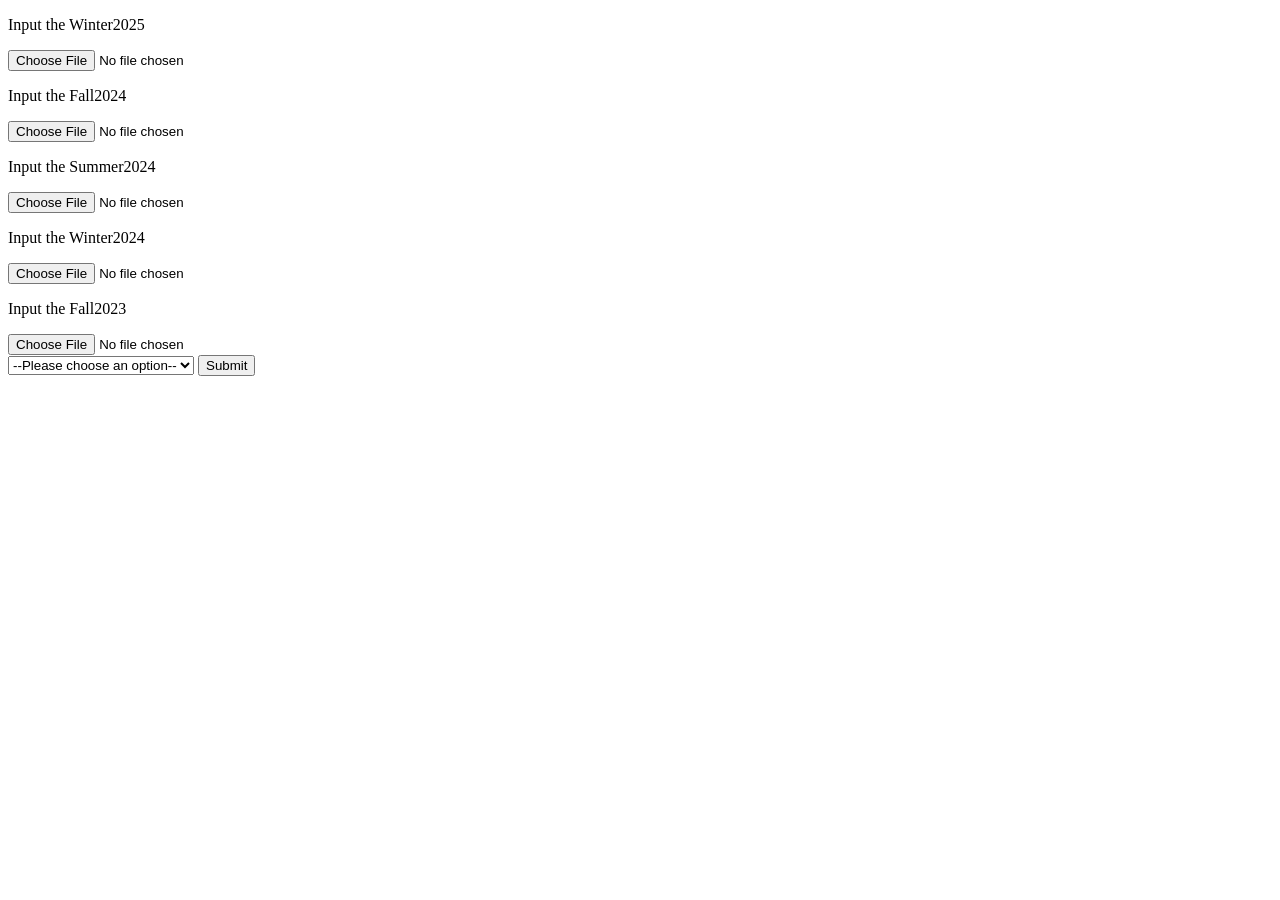
<file: Website/index.html>
<!DOCTYPE html>
<html>

<head>
    <meta charset="utf-8">
    <meta name="viewport" content="width=device-width, initial-scale=1">
    <title>Schedule</title>
    <link href="style.css" rel="stylesheet" type="text/css" />
    <!-- <script src="require.js"></script> -->
    <script src="script.js"></script>
    <script src="GameArea.js"></script>
</head>

<body onload="init()">
    <div id="jsoninputdiv">
    </div>
    
    <div id="coursefilediv">
        <select name="course_file_selector" id="term-select">
            <option value="">--Please choose an option--</option>
        </select>
        <button id="sbmtcoursefile" onclick="sbmtcfile()">Submit</button>
    </div>


    <div id="prompter"></div>
    <!-- <h1>Placeholder Text</h1> -->
</body>

</html>
</file>
<file: Website/style.css>
canvas {
    border: 1px solid #d3d3d3;
    background-color: #f1f1f1;
}

#prompter {
    display:flex;
}
</file>
